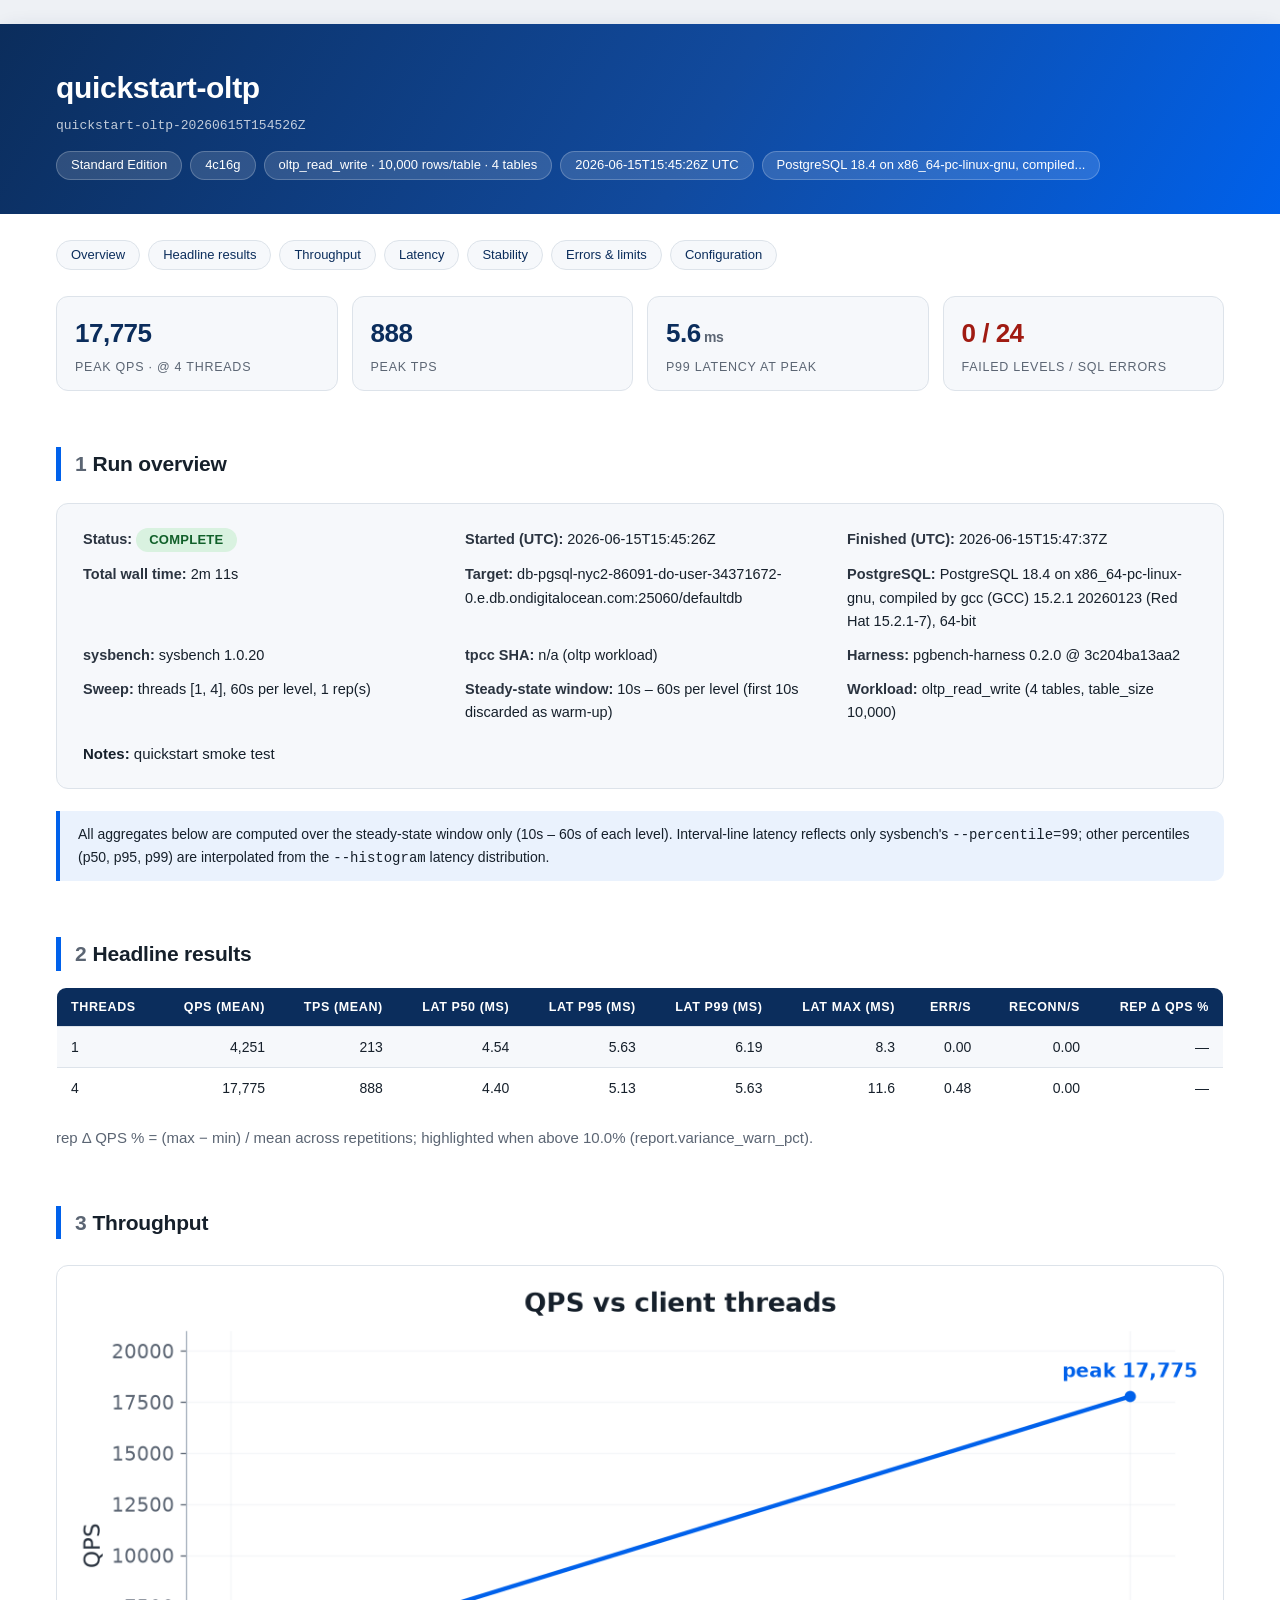
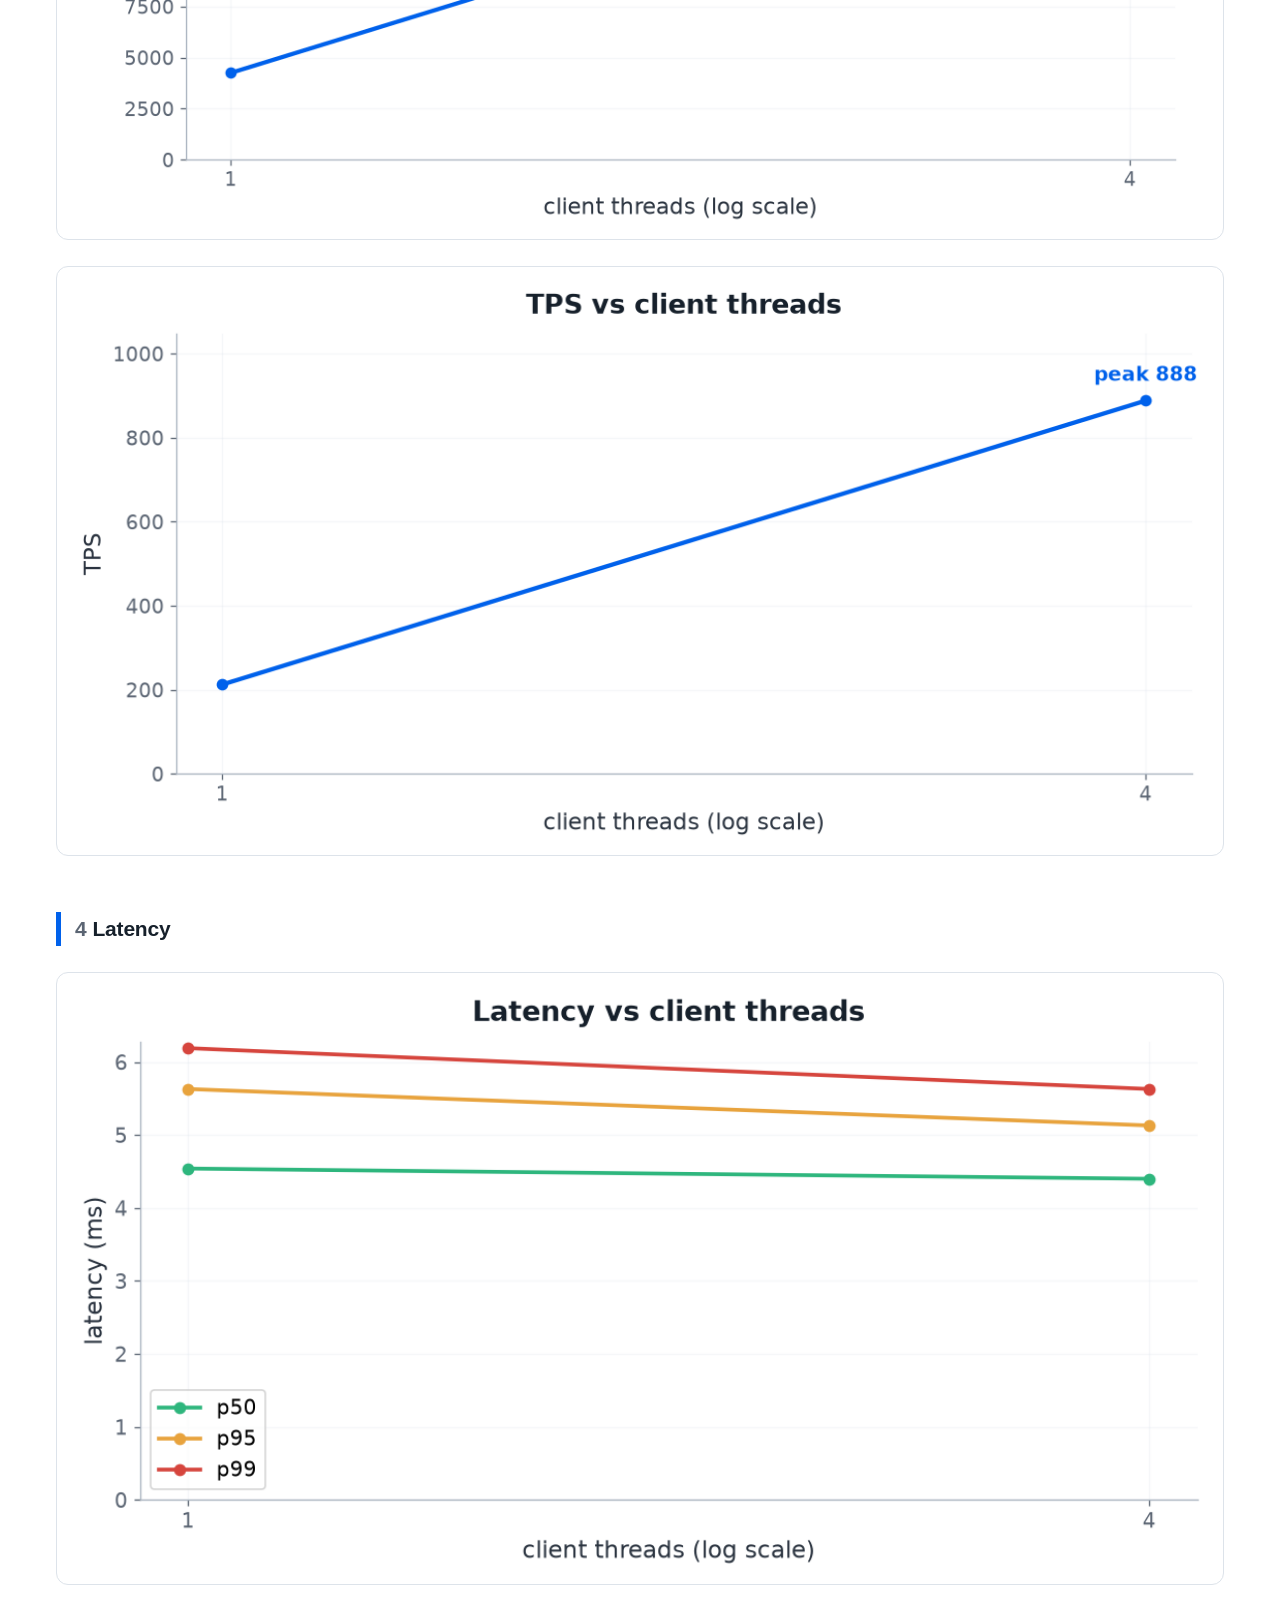
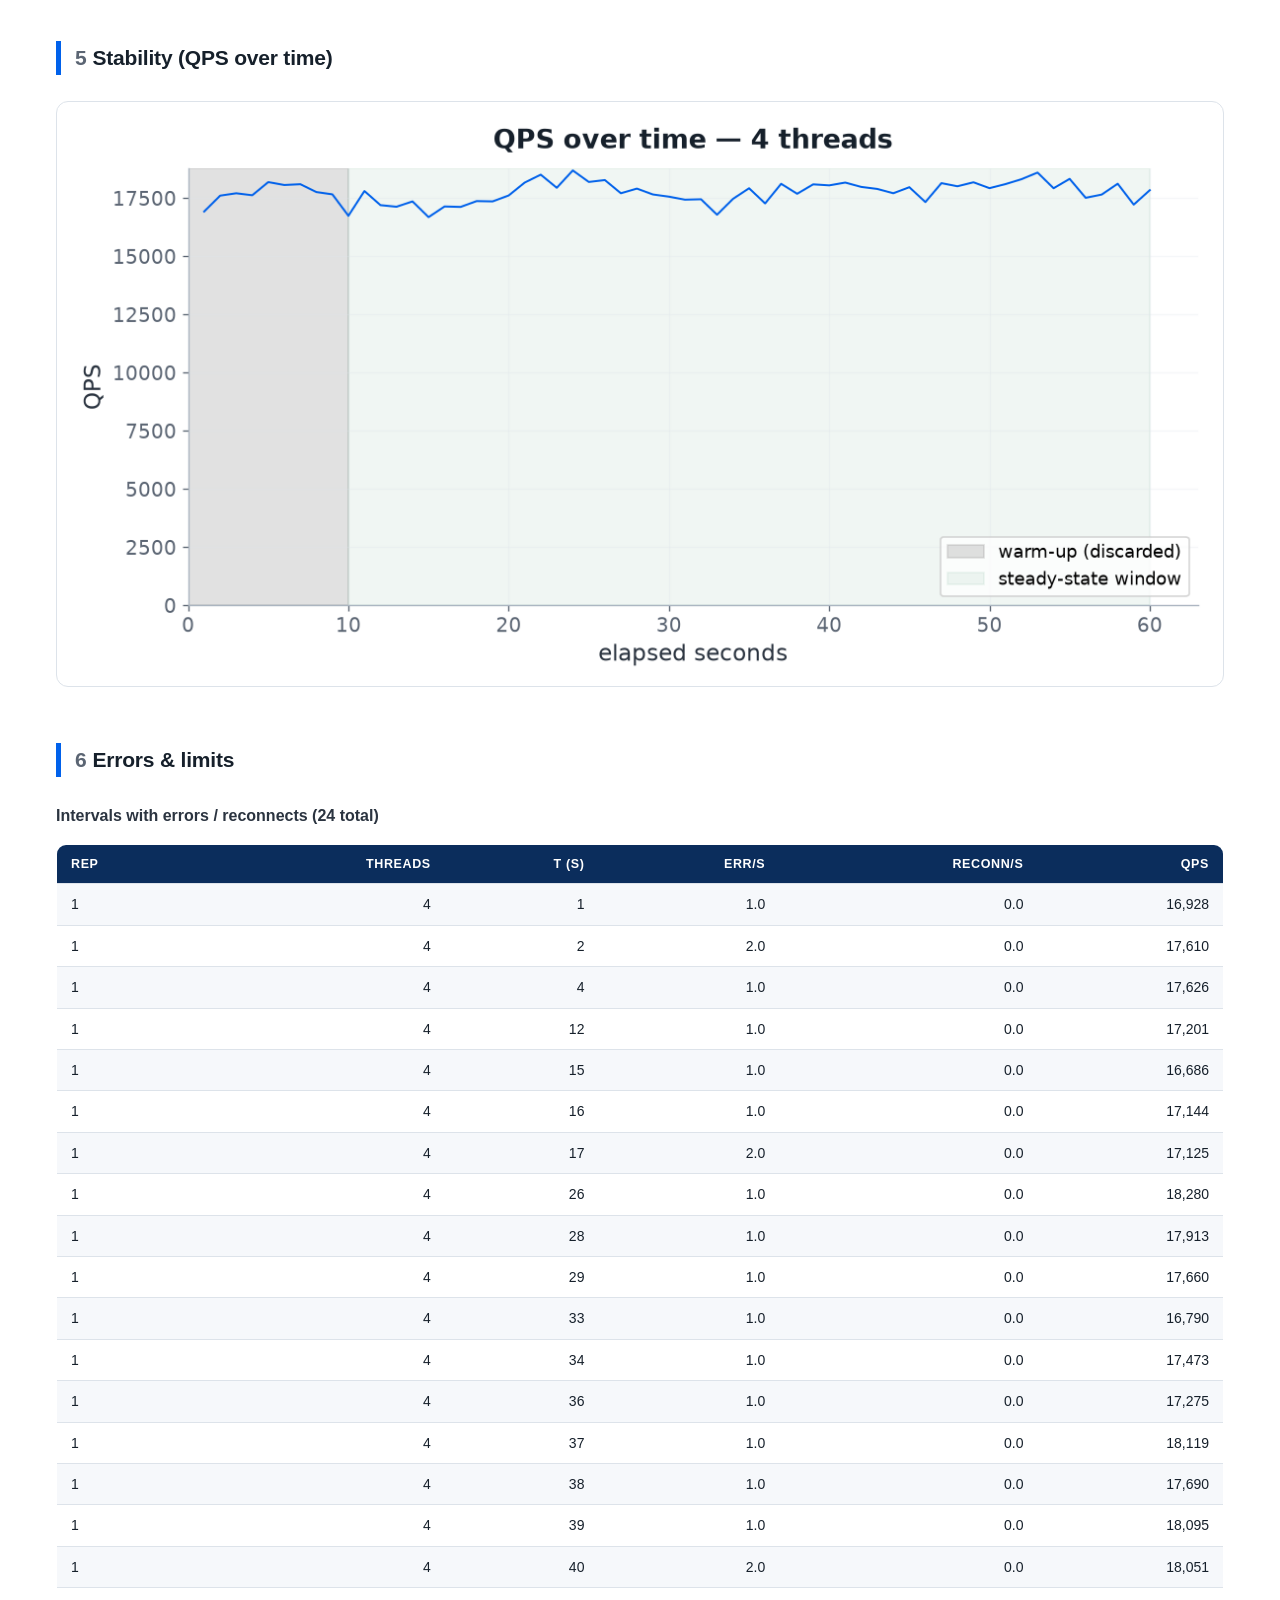
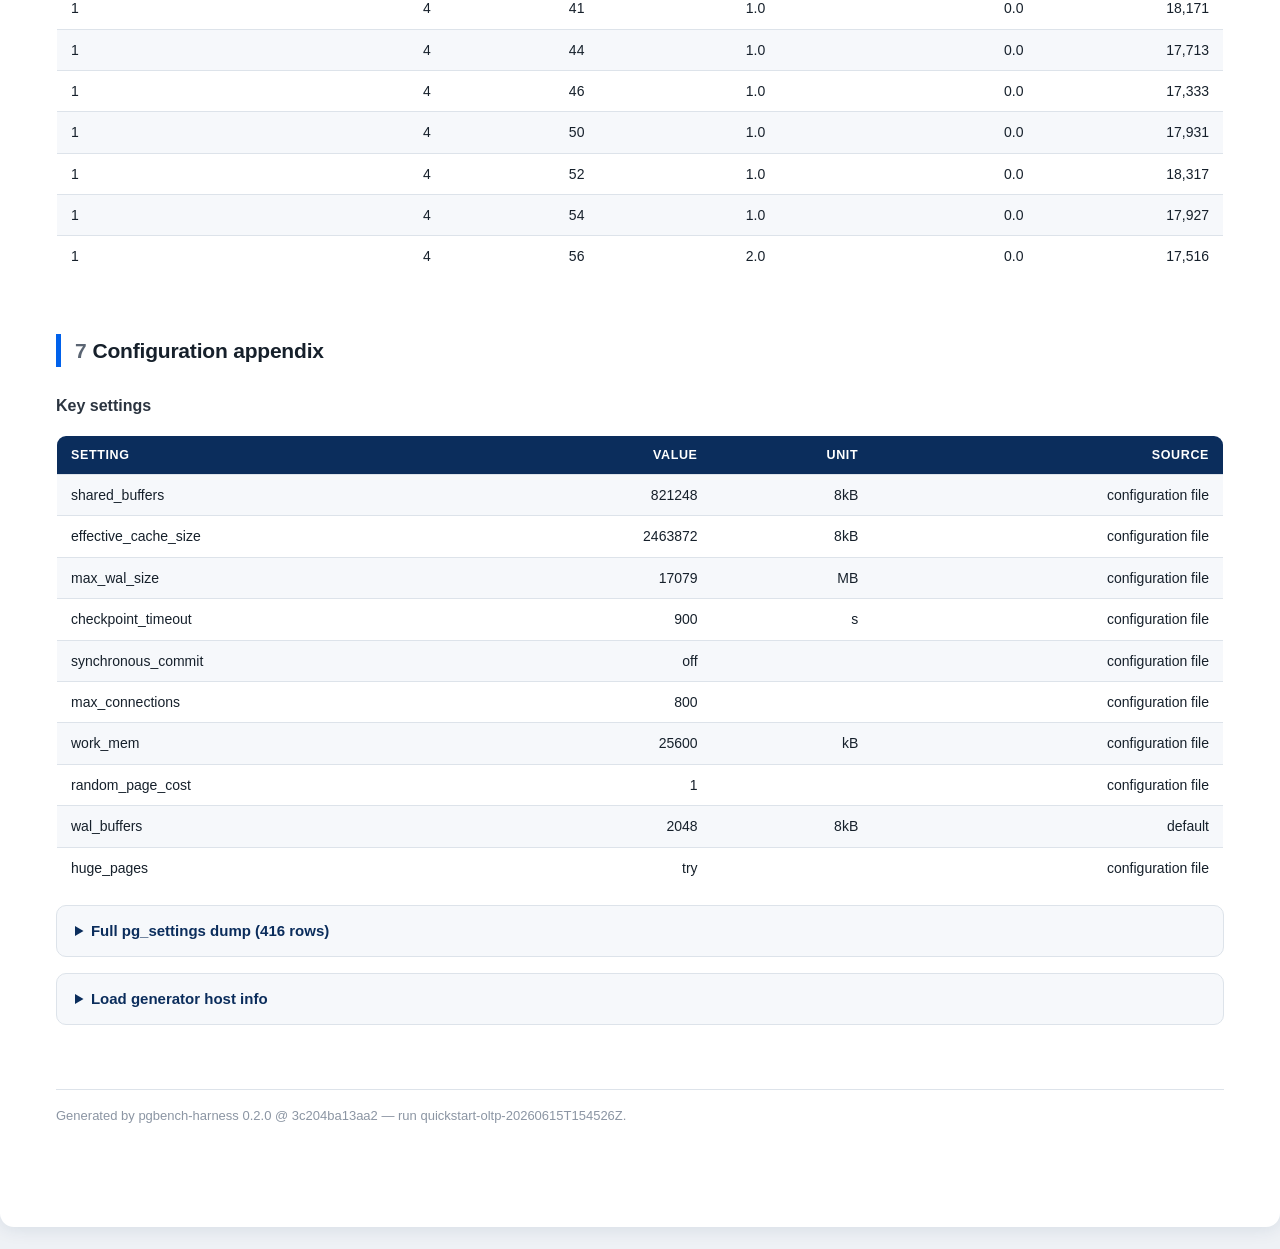
<file: reports/quickstart_report.html>
<!doctype html>
<html lang="en">
<head>
<meta charset="utf-8">
<title>quickstart-oltp — quickstart-oltp-20260615T154526Z</title>
<style>
:root {
  --brand: #0061eb; --brand-dark: #0b2d5c; --ink: #16202b; --muted: #5b6573;
  --line: #dde3ea; --bg-soft: #f6f8fb; --warn-bg: #fdf3d7; --fail-bg: #fdeae8;
  color-scheme: light;
}
* { box-sizing: border-box; }
html { background: #eef1f5; }
body {
  background: #ffffff; color: var(--ink);
  font-family: -apple-system, BlinkMacSystemFont, "Segoe UI", Roboto, "Helvetica Neue", Arial, sans-serif;
  font-size: 15px; line-height: 1.6;
  max-width: 1320px; margin: 24px auto; padding: 0 0 72px;
  border-radius: 14px; box-shadow: 0 2px 18px rgba(11, 45, 92, .10);
  overflow: hidden;
}
.banner {
  background: linear-gradient(120deg, var(--brand-dark) 0%, #114a9e 55%, var(--brand) 100%);
  color: #fff; padding: 40px 56px 34px;
}
.banner h1 { font-size: 30px; margin: 0 0 4px; letter-spacing: -.3px; }
.banner .runid { font-family: ui-monospace, "SF Mono", Menlo, Consolas, monospace;
  font-size: 13px; opacity: .75; }
.banner .crumbs { margin-top: 14px; display: flex; flex-wrap: wrap; gap: 8px; }
.crumb { background: rgba(255,255,255,.14); border: 1px solid rgba(255,255,255,.22);
  border-radius: 999px; padding: 3px 14px; font-size: 13px; }
main { padding: 0 56px; }
h2 { font-size: 21px; margin: 56px 0 14px; padding-left: 14px;
  border-left: 5px solid var(--brand); letter-spacing: -.2px; }
h2 .secno { color: var(--muted); font-weight: 600; margin-right: 6px; }
h3 { font-size: 16px; margin: 26px 0 10px; color: #2b3440; }
.subtle { color: var(--muted); }
.toc { display: flex; flex-wrap: wrap; gap: 8px; margin: 26px 0 6px; }
.toc a { text-decoration: none; color: var(--brand-dark); background: var(--bg-soft);
  border: 1px solid var(--line); border-radius: 999px; padding: 4px 14px; font-size: 13px; }
.toc a:hover { border-color: var(--brand); color: var(--brand); }
.kpis { display: grid; grid-template-columns: repeat(auto-fit, minmax(190px, 1fr));
  gap: 14px; margin: 26px 0 8px; }
.kpi { background: var(--bg-soft); border: 1px solid var(--line); border-radius: 12px;
  padding: 16px 18px 13px; }
.kpi .v { font-size: 26px; font-weight: 700; color: var(--brand-dark); letter-spacing: -.5px; }
.kpi .v small { font-size: 14px; font-weight: 600; color: var(--muted); }
.kpi .k { font-size: 12.5px; color: var(--muted); text-transform: uppercase;
  letter-spacing: .06em; margin-top: 2px; }
.kpi.bad .v { color: #a01b12; }
.card { border: 1px solid var(--line); border-radius: 12px; padding: 22px 26px;
  margin: 22px 0; background: #fff; }
.card.soft { background: var(--bg-soft); }
.meta-grid { display: grid; grid-template-columns: repeat(auto-fit, minmax(280px, 1fr));
  gap: 7px 32px; }
.meta-grid div { padding: 2px 0; font-size: 14.5px; }
.meta-grid b { color: #2b3440; font-weight: 600; }
.badge { display: inline-block; padding: 2px 13px; border-radius: 999px;
  font-weight: 700; font-size: 13px; letter-spacing: .02em; text-transform: uppercase; }
.badge.complete { background: #d9f2e0; color: #11602a; }
.badge.partial  { background: var(--warn-bg); color: #7a5000; }
.badge.failed, .badge.running { background: var(--fail-bg); color: #a01b12; }
table { border-collapse: collapse; width: 100%; margin: 16px 0; font-size: 14px;
  border: 1px solid var(--line); border-radius: 10px; overflow: hidden; }
th, td { border-bottom: 1px solid var(--line); padding: 9px 14px; text-align: right;
  font-variant-numeric: tabular-nums; }
th { background: var(--brand-dark); color: #fff; font-size: 12.5px; font-weight: 600;
  text-transform: uppercase; letter-spacing: .05em; }
th:first-child, td:first-child { text-align: left; }
tbody tr:nth-child(even) td { background: var(--bg-soft); }
tbody tr:hover td { background: #eaf1fb; }
td.warn { background: var(--warn-bg) !important; font-weight: 700; color: #7a5000; }
td.fail, tr.fail td { background: var(--fail-bg) !important; }
.chart { margin: 26px 0; border: 1px solid var(--line); border-radius: 12px;
  padding: 14px 14px 8px; background: #fff; }
.chart img { width: 100%; height: auto; display: block; }
pre { background: #0f1822; color: #dce6f2; border-radius: 10px;
  padding: 14px 18px; overflow-x: auto; font-size: 13px; line-height: 1.5; }
.note { background: #eaf2fd; border-left: 4px solid var(--brand);
  padding: 12px 18px; border-radius: 0 10px 10px 0; margin: 16px 0; font-size: 14px; }
.warnbox { background: var(--warn-bg); border-left: 4px solid #d99a1b;
  padding: 12px 18px; border-radius: 0 10px 10px 0; margin: 16px 0; font-size: 14px; }
details { margin: 16px 0; border: 1px solid var(--line); border-radius: 10px;
  padding: 4px 18px; background: var(--bg-soft); }
details summary { cursor: pointer; font-weight: 600; padding: 9px 0; color: var(--brand-dark); }
details[open] summary { border-bottom: 1px solid var(--line); margin-bottom: 8px; }
footer { margin: 64px 56px 28px; color: #8b95a3; font-size: 13px;
  border-top: 1px solid var(--line); padding-top: 16px; }
@media print { html { background: #fff; } body { box-shadow: none; margin: 0; } }</style>
</head>
<body>


<div class="banner">
  <h1>quickstart-oltp</h1>
  <div class="runid">quickstart-oltp-20260615T154526Z</div>
  <div class="crumbs">
    <span class="crumb">Standard Edition</span>
    <span class="crumb">4c16g</span>
    <span class="crumb">oltp_read_write · 10,000 rows/table · 4 tables</span>
    <span class="crumb">2026-06-15T15:45:26Z UTC</span>
    <span class="crumb">PostgreSQL 18.4 on x86_64-pc-linux-gnu, compiled...</span>
  </div>
</div>

<main>
<div class="toc">
  <a href="#overview">Overview</a><a href="#headline">Headline results</a>
  <a href="#throughput">Throughput</a><a href="#latency">Latency</a>
  <a href="#stability">Stability</a><a href="#errors">Errors &amp; limits</a>
  <a href="#config">Configuration</a>
</div>


<div class="kpis">
  <div class="kpi"><div class="v">17,775</div>
    <div class="k">Peak QPS · @ 4 threads</div></div>
  <div class="kpi"><div class="v">888</div>
    <div class="k">Peak TPS</div></div>
  <div class="kpi"><div class="v">5.6<small> ms</small></div>
    <div class="k">p99 latency at peak</div></div>
  <div class="kpi bad">
    <div class="v">0 / 24</div>
    <div class="k">Failed levels / SQL errors</div></div>
</div>


<h2 id="overview"><span class="secno">1</span>Run overview</h2>
<div class="card soft">
  <div class="meta-grid">
    <div><b>Status:</b> <span class="badge complete">complete</span></div>
    <div><b>Started (UTC):</b> 2026-06-15T15:45:26Z</div>
    <div><b>Finished (UTC):</b> 2026-06-15T15:47:37Z</div>
    <div><b>Total wall time:</b> 2m 11s</div>
    <div><b>Target:</b> db-pgsql-nyc2-86091-do-user-34371672-0.e.db.ondigitalocean.com:25060/defaultdb</div>
    <div><b>PostgreSQL:</b> PostgreSQL 18.4 on x86_64-pc-linux-gnu, compiled by gcc (GCC) 15.2.1 20260123 (Red Hat 15.2.1-7), 64-bit</div>
    <div><b>sysbench:</b> sysbench 1.0.20</div>
    <div><b>tpcc SHA:</b> n/a (oltp workload)</div>
    <div><b>Harness:</b> pgbench-harness 0.2.0 @ 3c204ba13aa2</div>
    <div><b>Sweep:</b> threads [1, 4], 60s per level, 1 rep(s)</div>
    <div><b>Steady-state window:</b> 10s – 60s per level (first 10s discarded as warm-up)</div>
    <div><b>Workload:</b> oltp_read_write
      (4 tables,
      table_size 10,000)</div>
  </div>
  <p style="margin-bottom:0"><b>Notes:</b> quickstart smoke test</p>
</div>





<div class="note">
  All aggregates below are computed over the steady-state window only (10s – 60s of each level).
  Interval-line latency reflects only sysbench's <code>--percentile=99</code>; other percentiles
  (p50, p95, p99) are interpolated from the <code>--histogram</code> latency distribution.
</div>


<h2 id="headline"><span class="secno">2</span>Headline results</h2>
<table>
  <tr>
    <th>Threads</th><th>QPS (mean)</th><th>TPS (mean)</th>
    <th>lat p50 (ms)</th><th>lat p95 (ms)</th><th>lat p99 (ms)</th>
    <th>lat max (ms)</th><th>err/s</th><th>reconn/s</th><th>rep Δ QPS %</th>
  </tr>
  
  
  <tr>
    <td>1</td>
    <td>4,251</td>
    <td>213</td>
    <td>4.54</td><td>5.63</td><td>6.19</td>
    <td>8.3</td>
    <td>0.00</td>
    <td>0.00</td>
    <td >
      —</td>
  </tr>
  
  
  
  <tr>
    <td>4</td>
    <td>17,775</td>
    <td>888</td>
    <td>4.40</td><td>5.13</td><td>5.63</td>
    <td>11.6</td>
    <td>0.48</td>
    <td>0.00</td>
    <td >
      —</td>
  </tr>
  
  
</table>
<p class="subtle">rep Δ QPS % = (max − min) / mean across repetitions; highlighted when above
10.0% (report.variance_warn_pct).</p>


<h2 id="throughput"><span class="secno">3</span>Throughput</h2>
<div class="chart"><img alt="QPS vs threads" src="[data-uri]"></div>
<div class="chart"><img alt="TPS vs threads" src="[data-uri]"></div>


<h2 id="latency"><span class="secno">4</span>Latency</h2>
<div class="chart"><img alt="Latency percentiles vs threads" src="[data-uri]"></div>


<h2 id="stability"><span class="secno">5</span>Stability (QPS over time)</h2>

  
    <div class="chart"><img alt="QPS over time at 4 threads" src="[data-uri]"></div>
    
  



<h2 id="errors"><span class="secno">6</span>Errors &amp; limits</h2>


<h3>Intervals with errors / reconnects (24 total)</h3>
<table>
  <tr><th>Rep</th><th>Threads</th><th>t (s)</th><th>err/s</th><th>reconn/s</th><th>QPS</th></tr>
  
  <tr><td>1</td><td>4</td><td>1</td>
      <td>1.0</td><td>0.0</td><td>16,928</td></tr>
  
  <tr><td>1</td><td>4</td><td>2</td>
      <td>2.0</td><td>0.0</td><td>17,610</td></tr>
  
  <tr><td>1</td><td>4</td><td>4</td>
      <td>1.0</td><td>0.0</td><td>17,626</td></tr>
  
  <tr><td>1</td><td>4</td><td>12</td>
      <td>1.0</td><td>0.0</td><td>17,201</td></tr>
  
  <tr><td>1</td><td>4</td><td>15</td>
      <td>1.0</td><td>0.0</td><td>16,686</td></tr>
  
  <tr><td>1</td><td>4</td><td>16</td>
      <td>1.0</td><td>0.0</td><td>17,144</td></tr>
  
  <tr><td>1</td><td>4</td><td>17</td>
      <td>2.0</td><td>0.0</td><td>17,125</td></tr>
  
  <tr><td>1</td><td>4</td><td>26</td>
      <td>1.0</td><td>0.0</td><td>18,280</td></tr>
  
  <tr><td>1</td><td>4</td><td>28</td>
      <td>1.0</td><td>0.0</td><td>17,913</td></tr>
  
  <tr><td>1</td><td>4</td><td>29</td>
      <td>1.0</td><td>0.0</td><td>17,660</td></tr>
  
  <tr><td>1</td><td>4</td><td>33</td>
      <td>1.0</td><td>0.0</td><td>16,790</td></tr>
  
  <tr><td>1</td><td>4</td><td>34</td>
      <td>1.0</td><td>0.0</td><td>17,473</td></tr>
  
  <tr><td>1</td><td>4</td><td>36</td>
      <td>1.0</td><td>0.0</td><td>17,275</td></tr>
  
  <tr><td>1</td><td>4</td><td>37</td>
      <td>1.0</td><td>0.0</td><td>18,119</td></tr>
  
  <tr><td>1</td><td>4</td><td>38</td>
      <td>1.0</td><td>0.0</td><td>17,690</td></tr>
  
  <tr><td>1</td><td>4</td><td>39</td>
      <td>1.0</td><td>0.0</td><td>18,095</td></tr>
  
  <tr><td>1</td><td>4</td><td>40</td>
      <td>2.0</td><td>0.0</td><td>18,051</td></tr>
  
  <tr><td>1</td><td>4</td><td>41</td>
      <td>1.0</td><td>0.0</td><td>18,171</td></tr>
  
  <tr><td>1</td><td>4</td><td>44</td>
      <td>1.0</td><td>0.0</td><td>17,713</td></tr>
  
  <tr><td>1</td><td>4</td><td>46</td>
      <td>1.0</td><td>0.0</td><td>17,333</td></tr>
  
  <tr><td>1</td><td>4</td><td>50</td>
      <td>1.0</td><td>0.0</td><td>17,931</td></tr>
  
  <tr><td>1</td><td>4</td><td>52</td>
      <td>1.0</td><td>0.0</td><td>18,317</td></tr>
  
  <tr><td>1</td><td>4</td><td>54</td>
      <td>1.0</td><td>0.0</td><td>17,927</td></tr>
  
  <tr><td>1</td><td>4</td><td>56</td>
      <td>2.0</td><td>0.0</td><td>17,516</td></tr>
  
</table>




<h2 id="config"><span class="secno">7</span>Configuration appendix</h2>
<h3>Key settings</h3>
<table>
  <tr><th>Setting</th><th>Value</th><th>Unit</th><th>Source</th></tr>
  
  <tr><td>shared_buffers</td><td>821248</td><td>8kB</td><td>configuration file</td></tr>
  
  <tr><td>effective_cache_size</td><td>2463872</td><td>8kB</td><td>configuration file</td></tr>
  
  <tr><td>max_wal_size</td><td>17079</td><td>MB</td><td>configuration file</td></tr>
  
  <tr><td>checkpoint_timeout</td><td>900</td><td>s</td><td>configuration file</td></tr>
  
  <tr><td>synchronous_commit</td><td>off</td><td></td><td>configuration file</td></tr>
  
  <tr><td>max_connections</td><td>800</td><td></td><td>configuration file</td></tr>
  
  <tr><td>work_mem</td><td>25600</td><td>kB</td><td>configuration file</td></tr>
  
  <tr><td>random_page_cost</td><td>1</td><td></td><td>configuration file</td></tr>
  
  <tr><td>wal_buffers</td><td>2048</td><td>8kB</td><td>default</td></tr>
  
  <tr><td>huge_pages</td><td>try</td><td></td><td>configuration file</td></tr>
  
</table>

<details>
  <summary>Full pg_settings dump (416 rows)</summary>
  <table>
    <tr><th>Setting</th><th>Value</th><th>Unit</th><th>Source</th></tr>
    
    <tr><td>allow_alter_system</td><td>on</td><td></td><td>default</td></tr>
    
    <tr><td>allow_in_place_tablespaces</td><td>off</td><td></td><td>default</td></tr>
    
    <tr><td>allow_system_table_mods</td><td>off</td><td></td><td>default</td></tr>
    
    <tr><td>anon.maskschema</td><td>mask</td><td></td><td>default</td></tr>
    
    <tr><td>anon.privacy_by_default</td><td>off</td><td></td><td>default</td></tr>
    
    <tr><td>anon.replica_masking</td><td>off</td><td></td><td>default</td></tr>
    
    <tr><td>anon.shift</td><td>0</td><td></td><td>default</td></tr>
    
    <tr><td>anon.sourceschema</td><td>public</td><td></td><td>default</td></tr>
    
    <tr><td>anon.static_masking</td><td>on</td><td></td><td>default</td></tr>
    
    <tr><td>anon.strict_mode</td><td>on</td><td></td><td>default</td></tr>
    
    <tr><td>anon.transparent_dynamic_masking</td><td>off</td><td></td><td>default</td></tr>
    
    <tr><td>application_name</td><td>psql</td><td></td><td>client</td></tr>
    
    <tr><td>archive_cleanup_command</td><td></td><td></td><td>default</td></tr>
    
    <tr><td>archive_command</td><td>(disabled)</td><td></td><td>default</td></tr>
    
    <tr><td>archive_library</td><td></td><td></td><td>default</td></tr>
    
    <tr><td>archive_mode</td><td>off</td><td></td><td>default</td></tr>
    
    <tr><td>archive_timeout</td><td>300</td><td>s</td><td>configuration file</td></tr>
    
    <tr><td>array_nulls</td><td>on</td><td></td><td>default</td></tr>
    
    <tr><td>authentication_timeout</td><td>60</td><td>s</td><td>default</td></tr>
    
    <tr><td>autovacuum</td><td>on</td><td></td><td>default</td></tr>
    
    <tr><td>autovacuum_analyze_scale_factor</td><td>0.1</td><td></td><td>default</td></tr>
    
    <tr><td>autovacuum_analyze_threshold</td><td>50</td><td></td><td>default</td></tr>
    
    <tr><td>autovacuum_freeze_max_age</td><td>500000000</td><td></td><td>configuration file</td></tr>
    
    <tr><td>autovacuum_max_workers</td><td>3</td><td></td><td>default</td></tr>
    
    <tr><td>autovacuum_multixact_freeze_max_age</td><td>400000000</td><td></td><td>default</td></tr>
    
    <tr><td>autovacuum_naptime</td><td>60</td><td>s</td><td>default</td></tr>
    
    <tr><td>autovacuum_vacuum_cost_delay</td><td>2</td><td>ms</td><td>default</td></tr>
    
    <tr><td>autovacuum_vacuum_cost_limit</td><td>-1</td><td></td><td>default</td></tr>
    
    <tr><td>autovacuum_vacuum_insert_scale_factor</td><td>0.2</td><td></td><td>default</td></tr>
    
    <tr><td>autovacuum_vacuum_insert_threshold</td><td>1000</td><td></td><td>default</td></tr>
    
    <tr><td>autovacuum_vacuum_max_threshold</td><td>100000000</td><td></td><td>default</td></tr>
    
    <tr><td>autovacuum_vacuum_scale_factor</td><td>0.2</td><td></td><td>default</td></tr>
    
    <tr><td>autovacuum_vacuum_threshold</td><td>50</td><td></td><td>default</td></tr>
    
    <tr><td>autovacuum_worker_slots</td><td>16</td><td></td><td>default</td></tr>
    
    <tr><td>autovacuum_work_mem</td><td>-1</td><td>kB</td><td>default</td></tr>
    
    <tr><td>avn_wal_sender_stop_timeout</td><td>5000</td><td>ms</td><td>configuration file</td></tr>
    
    <tr><td>backend_flush_after</td><td>0</td><td>8kB</td><td>default</td></tr>
    
    <tr><td>backslash_quote</td><td>safe_encoding</td><td></td><td>default</td></tr>
    
    <tr><td>backtrace_functions</td><td></td><td></td><td>default</td></tr>
    
    <tr><td>bgwriter_delay</td><td>200</td><td>ms</td><td>default</td></tr>
    
    <tr><td>bgwriter_flush_after</td><td>64</td><td>8kB</td><td>default</td></tr>
    
    <tr><td>bgwriter_lru_maxpages</td><td>100</td><td></td><td>default</td></tr>
    
    <tr><td>bgwriter_lru_multiplier</td><td>2</td><td></td><td>default</td></tr>
    
    <tr><td>block_size</td><td>8192</td><td></td><td>default</td></tr>
    
    <tr><td>bonjour</td><td>off</td><td></td><td>default</td></tr>
    
    <tr><td>bonjour_name</td><td></td><td></td><td>default</td></tr>
    
    <tr><td>bytea_output</td><td>hex</td><td></td><td>default</td></tr>
    
    <tr><td>check_function_bodies</td><td>on</td><td></td><td>default</td></tr>
    
    <tr><td>checkpoint_completion_target</td><td>0.9</td><td></td><td>configuration file</td></tr>
    
    <tr><td>checkpoint_flush_after</td><td>32</td><td>8kB</td><td>default</td></tr>
    
    <tr><td>checkpoint_timeout</td><td>900</td><td>s</td><td>configuration file</td></tr>
    
    <tr><td>checkpoint_warning</td><td>30</td><td>s</td><td>default</td></tr>
    
    <tr><td>client_connection_check_interval</td><td>0</td><td>ms</td><td>default</td></tr>
    
    <tr><td>client_encoding</td><td>UTF8</td><td></td><td>default</td></tr>
    
    <tr><td>client_min_messages</td><td>notice</td><td></td><td>default</td></tr>
    
    <tr><td>cluster_name</td><td></td><td></td><td>default</td></tr>
    
    <tr><td>commit_delay</td><td>0</td><td></td><td>default</td></tr>
    
    <tr><td>commit_siblings</td><td>5</td><td></td><td>default</td></tr>
    
    <tr><td>commit_timestamp_buffers</td><td>1024</td><td>8kB</td><td>default</td></tr>
    
    <tr><td>compute_query_id</td><td>auto</td><td></td><td>default</td></tr>
    
    <tr><td>constraint_exclusion</td><td>partition</td><td></td><td>default</td></tr>
    
    <tr><td>cpu_index_tuple_cost</td><td>0.005</td><td></td><td>default</td></tr>
    
    <tr><td>cpu_operator_cost</td><td>0.0025</td><td></td><td>default</td></tr>
    
    <tr><td>cpu_tuple_cost</td><td>0.01</td><td></td><td>default</td></tr>
    
    <tr><td>createrole_self_grant</td><td>inherit,set</td><td></td><td>configuration file</td></tr>
    
    <tr><td>cursor_tuple_fraction</td><td>0.1</td><td></td><td>default</td></tr>
    
    <tr><td>data_checksums</td><td>on</td><td></td><td>default</td></tr>
    
    <tr><td>data_directory_mode</td><td>0700</td><td></td><td>default</td></tr>
    
    <tr><td>data_sync_retry</td><td>off</td><td></td><td>default</td></tr>
    
    <tr><td>DateStyle</td><td>ISO, MDY</td><td></td><td>default</td></tr>
    
    <tr><td>deadlock_timeout</td><td>1000</td><td>ms</td><td>default</td></tr>
    
    <tr><td>debug_assertions</td><td>off</td><td></td><td>default</td></tr>
    
    <tr><td>debug_discard_caches</td><td>0</td><td></td><td>default</td></tr>
    
    <tr><td>debug_io_direct</td><td></td><td></td><td>default</td></tr>
    
    <tr><td>debug_logical_replication_streaming</td><td>buffered</td><td></td><td>default</td></tr>
    
    <tr><td>debug_parallel_query</td><td>off</td><td></td><td>default</td></tr>
    
    <tr><td>debug_pretty_print</td><td>on</td><td></td><td>default</td></tr>
    
    <tr><td>debug_print_parse</td><td>off</td><td></td><td>default</td></tr>
    
    <tr><td>debug_print_plan</td><td>off</td><td></td><td>default</td></tr>
    
    <tr><td>debug_print_rewritten</td><td>off</td><td></td><td>default</td></tr>
    
    <tr><td>default_statistics_target</td><td>100</td><td></td><td>default</td></tr>
    
    <tr><td>default_table_access_method</td><td>heap</td><td></td><td>default</td></tr>
    
    <tr><td>default_tablespace</td><td></td><td></td><td>default</td></tr>
    
    <tr><td>default_text_search_config</td><td>pg_catalog.simple</td><td></td><td>default</td></tr>
    
    <tr><td>default_toast_compression</td><td>lz4</td><td></td><td>configuration file</td></tr>
    
    <tr><td>default_transaction_deferrable</td><td>off</td><td></td><td>default</td></tr>
    
    <tr><td>default_transaction_isolation</td><td>read committed</td><td></td><td>default</td></tr>
    
    <tr><td>default_transaction_read_only</td><td>off</td><td></td><td>configuration file</td></tr>
    
    <tr><td>dynamic_shared_memory_type</td><td>posix</td><td></td><td>default</td></tr>
    
    <tr><td>effective_cache_size</td><td>2463872</td><td>8kB</td><td>configuration file</td></tr>
    
    <tr><td>effective_io_concurrency</td><td>139</td><td></td><td>configuration file</td></tr>
    
    <tr><td>enable_async_append</td><td>on</td><td></td><td>default</td></tr>
    
    <tr><td>enable_bitmapscan</td><td>on</td><td></td><td>default</td></tr>
    
    <tr><td>enable_distinct_reordering</td><td>on</td><td></td><td>default</td></tr>
    
    <tr><td>enable_gathermerge</td><td>on</td><td></td><td>default</td></tr>
    
    <tr><td>enable_group_by_reordering</td><td>on</td><td></td><td>default</td></tr>
    
    <tr><td>enable_hashagg</td><td>on</td><td></td><td>default</td></tr>
    
    <tr><td>enable_hashjoin</td><td>on</td><td></td><td>default</td></tr>
    
    <tr><td>enable_incremental_sort</td><td>on</td><td></td><td>default</td></tr>
    
    <tr><td>enable_indexonlyscan</td><td>on</td><td></td><td>default</td></tr>
    
    <tr><td>enable_indexscan</td><td>on</td><td></td><td>default</td></tr>
    
    <tr><td>enable_material</td><td>on</td><td></td><td>default</td></tr>
    
    <tr><td>enable_memoize</td><td>on</td><td></td><td>default</td></tr>
    
    <tr><td>enable_mergejoin</td><td>on</td><td></td><td>default</td></tr>
    
    <tr><td>enable_nestloop</td><td>on</td><td></td><td>default</td></tr>
    
    <tr><td>enable_parallel_append</td><td>on</td><td></td><td>default</td></tr>
    
    <tr><td>enable_parallel_hash</td><td>on</td><td></td><td>default</td></tr>
    
    <tr><td>enable_partition_pruning</td><td>on</td><td></td><td>default</td></tr>
    
    <tr><td>enable_partitionwise_aggregate</td><td>off</td><td></td><td>default</td></tr>
    
    <tr><td>enable_partitionwise_join</td><td>off</td><td></td><td>default</td></tr>
    
    <tr><td>enable_presorted_aggregate</td><td>on</td><td></td><td>default</td></tr>
    
    <tr><td>enable_self_join_elimination</td><td>on</td><td></td><td>default</td></tr>
    
    <tr><td>enable_seqscan</td><td>on</td><td></td><td>default</td></tr>
    
    <tr><td>enable_sort</td><td>on</td><td></td><td>default</td></tr>
    
    <tr><td>enable_tidscan</td><td>on</td><td></td><td>default</td></tr>
    
    <tr><td>escape_string_warning</td><td>on</td><td></td><td>default</td></tr>
    
    <tr><td>event_source</td><td>PostgreSQL</td><td></td><td>default</td></tr>
    
    <tr><td>event_triggers</td><td>on</td><td></td><td>default</td></tr>
    
    <tr><td>exit_on_error</td><td>off</td><td></td><td>default</td></tr>
    
    <tr><td>extra_float_digits</td><td>1</td><td></td><td>default</td></tr>
    
    <tr><td>extwlist.custom_path</td><td>/var/lib/pgsql-extwlist-custom</td><td></td><td>configuration file</td></tr>
    
    <tr><td>extwlist.extensions</td><td>aiven_extras,amcheck,autoinc,bloom,dblink,dict_xsyn,earthdistance,file_fdw,hstore_plperl,insert_username,intagg,moddatetime,pageinspect,pg_buffercache,pg_cron,pg_freespacemap,pg_logicalinspect,pg_prewarm,pg_repack,pg_stat_monitor,pg_stat_statements,pg_surgery,pg_visibility,pg_walinspect,pgaudit,pgrowlocks,pgstattuple,postgres_fdw,refint,sslinfo,timescaledb,unit,vector,vectorscale,xml2</td><td></td><td>configuration file</td></tr>
    
    <tr><td>file_copy_method</td><td>copy</td><td></td><td>default</td></tr>
    
    <tr><td>file_extend_method</td><td>posix_fallocate</td><td></td><td>default</td></tr>
    
    <tr><td>from_collapse_limit</td><td>8</td><td></td><td>default</td></tr>
    
    <tr><td>fsync</td><td>on</td><td></td><td>configuration file</td></tr>
    
    <tr><td>full_page_writes</td><td>on</td><td></td><td>configuration file</td></tr>
    
    <tr><td>geqo</td><td>on</td><td></td><td>default</td></tr>
    
    <tr><td>geqo_effort</td><td>5</td><td></td><td>default</td></tr>
    
    <tr><td>geqo_generations</td><td>0</td><td></td><td>default</td></tr>
    
    <tr><td>geqo_pool_size</td><td>0</td><td></td><td>default</td></tr>
    
    <tr><td>geqo_seed</td><td>0</td><td></td><td>default</td></tr>
    
    <tr><td>geqo_selection_bias</td><td>2</td><td></td><td>default</td></tr>
    
    <tr><td>geqo_threshold</td><td>12</td><td></td><td>default</td></tr>
    
    <tr><td>gin_fuzzy_search_limit</td><td>0</td><td></td><td>default</td></tr>
    
    <tr><td>gin_pending_list_limit</td><td>4096</td><td>kB</td><td>default</td></tr>
    
    <tr><td>gss_accept_delegation</td><td>off</td><td></td><td>default</td></tr>
    
    <tr><td>hash_mem_multiplier</td><td>2</td><td></td><td>default</td></tr>
    
    <tr><td>hot_standby</td><td>on</td><td></td><td>configuration file</td></tr>
    
    <tr><td>hot_standby_feedback</td><td>on</td><td></td><td>configuration file</td></tr>
    
    <tr><td>huge_pages</td><td>try</td><td></td><td>configuration file</td></tr>
    
    <tr><td>huge_page_size</td><td>0</td><td>kB</td><td>default</td></tr>
    
    <tr><td>huge_pages_status</td><td>on</td><td></td><td>default</td></tr>
    
    <tr><td>icu_validation_level</td><td>warning</td><td></td><td>default</td></tr>
    
    <tr><td>idle_in_transaction_session_timeout</td><td>86400000</td><td>ms</td><td>configuration file</td></tr>
    
    <tr><td>idle_replication_slot_timeout</td><td>0</td><td>s</td><td>default</td></tr>
    
    <tr><td>idle_session_timeout</td><td>0</td><td>ms</td><td>default</td></tr>
    
    <tr><td>ignore_checksum_failure</td><td>off</td><td></td><td>default</td></tr>
    
    <tr><td>ignore_invalid_pages</td><td>off</td><td></td><td>default</td></tr>
    
    <tr><td>ignore_system_indexes</td><td>off</td><td></td><td>default</td></tr>
    
    <tr><td>in_hot_standby</td><td>off</td><td></td><td>default</td></tr>
    
    <tr><td>integer_datetimes</td><td>on</td><td></td><td>default</td></tr>
    
    <tr><td>IntervalStyle</td><td>postgres</td><td></td><td>default</td></tr>
    
    <tr><td>io_combine_limit</td><td>16</td><td>8kB</td><td>configuration file</td></tr>
    
    <tr><td>io_max_combine_limit</td><td>16</td><td>8kB</td><td>configuration file</td></tr>
    
    <tr><td>io_max_concurrency</td><td>64</td><td></td><td>override</td></tr>
    
    <tr><td>io_method</td><td>worker</td><td></td><td>configuration file</td></tr>
    
    <tr><td>io_workers</td><td>3</td><td></td><td>configuration file</td></tr>
    
    <tr><td>jit</td><td>on</td><td></td><td>configuration file</td></tr>
    
    <tr><td>jit_above_cost</td><td>100000</td><td></td><td>default</td></tr>
    
    <tr><td>jit_debugging_support</td><td>off</td><td></td><td>default</td></tr>
    
    <tr><td>jit_dump_bitcode</td><td>off</td><td></td><td>default</td></tr>
    
    <tr><td>jit_expressions</td><td>on</td><td></td><td>default</td></tr>
    
    <tr><td>jit_inline_above_cost</td><td>500000</td><td></td><td>default</td></tr>
    
    <tr><td>jit_optimize_above_cost</td><td>500000</td><td></td><td>default</td></tr>
    
    <tr><td>jit_profiling_support</td><td>off</td><td></td><td>default</td></tr>
    
    <tr><td>jit_tuple_deforming</td><td>on</td><td></td><td>default</td></tr>
    
    <tr><td>join_collapse_limit</td><td>8</td><td></td><td>default</td></tr>
    
    <tr><td>krb_caseins_users</td><td>off</td><td></td><td>default</td></tr>
    
    <tr><td>lc_messages</td><td></td><td></td><td>default</td></tr>
    
    <tr><td>lc_monetary</td><td>C</td><td></td><td>default</td></tr>
    
    <tr><td>lc_numeric</td><td>C</td><td></td><td>default</td></tr>
    
    <tr><td>lc_time</td><td>C</td><td></td><td>default</td></tr>
    
    <tr><td>listen_addresses</td><td>*</td><td></td><td>configuration file</td></tr>
    
    <tr><td>local_preload_libraries</td><td></td><td></td><td>default</td></tr>
    
    <tr><td>lock_timeout</td><td>0</td><td>ms</td><td>default</td></tr>
    
    <tr><td>lo_compat_privileges</td><td>off</td><td></td><td>default</td></tr>
    
    <tr><td>log_autovacuum_min_duration</td><td>1000</td><td>ms</td><td>configuration file</td></tr>
    
    <tr><td>log_checkpoints</td><td>on</td><td></td><td>configuration file</td></tr>
    
    <tr><td>log_connections</td><td>True</td><td></td><td>configuration file</td></tr>
    
    <tr><td>log_destination</td><td>syslog</td><td></td><td>configuration file</td></tr>
    
    <tr><td>log_disconnections</td><td>on</td><td></td><td>configuration file</td></tr>
    
    <tr><td>log_duration</td><td>off</td><td></td><td>default</td></tr>
    
    <tr><td>log_error_verbosity</td><td>default</td><td></td><td>default</td></tr>
    
    <tr><td>log_executor_stats</td><td>off</td><td></td><td>default</td></tr>
    
    <tr><td>log_file_mode</td><td>0600</td><td></td><td>default</td></tr>
    
    <tr><td>logging_collector</td><td>off</td><td></td><td>default</td></tr>
    
    <tr><td>log_hostname</td><td>off</td><td></td><td>default</td></tr>
    
    <tr><td>logical_decoding_work_mem</td><td>65536</td><td>kB</td><td>default</td></tr>
    
    <tr><td>log_line_prefix</td><td>pid=%p,user=%u,db=%d,app=%a,client=%h </td><td></td><td>configuration file</td></tr>
    
    <tr><td>log_lock_failures</td><td>on</td><td></td><td>configuration file</td></tr>
    
    <tr><td>log_lock_waits</td><td>on</td><td></td><td>configuration file</td></tr>
    
    <tr><td>log_min_duration_sample</td><td>-1</td><td>ms</td><td>default</td></tr>
    
    <tr><td>log_min_duration_statement</td><td>1000</td><td>ms</td><td>configuration file</td></tr>
    
    <tr><td>log_min_error_statement</td><td>error</td><td></td><td>default</td></tr>
    
    <tr><td>log_min_messages</td><td>warning</td><td></td><td>default</td></tr>
    
    <tr><td>log_parameter_max_length</td><td>-1</td><td>B</td><td>default</td></tr>
    
    <tr><td>log_parameter_max_length_on_error</td><td>0</td><td>B</td><td>default</td></tr>
    
    <tr><td>log_parser_stats</td><td>off</td><td></td><td>default</td></tr>
    
    <tr><td>log_planner_stats</td><td>off</td><td></td><td>default</td></tr>
    
    <tr><td>log_recovery_conflict_waits</td><td>off</td><td></td><td>default</td></tr>
    
    <tr><td>log_replication_commands</td><td>off</td><td></td><td>default</td></tr>
    
    <tr><td>log_rotation_age</td><td>1440</td><td>min</td><td>default</td></tr>
    
    <tr><td>log_rotation_size</td><td>10240</td><td>kB</td><td>default</td></tr>
    
    <tr><td>log_startup_progress_interval</td><td>10000</td><td>ms</td><td>default</td></tr>
    
    <tr><td>log_statement</td><td>none</td><td></td><td>default</td></tr>
    
    <tr><td>log_statement_sample_rate</td><td>1</td><td></td><td>default</td></tr>
    
    <tr><td>log_statement_stats</td><td>off</td><td></td><td>default</td></tr>
    
    <tr><td>log_temp_files</td><td>100</td><td>kB</td><td>configuration file</td></tr>
    
    <tr><td>log_timezone</td><td>GMT</td><td></td><td>default</td></tr>
    
    <tr><td>log_transaction_sample_rate</td><td>0</td><td></td><td>default</td></tr>
    
    <tr><td>log_truncate_on_rotation</td><td>off</td><td></td><td>default</td></tr>
    
    <tr><td>maintenance_io_concurrency</td><td>139</td><td></td><td>configuration file</td></tr>
    
    <tr><td>maintenance_work_mem</td><td>1048576</td><td>kB</td><td>configuration file</td></tr>
    
    <tr><td>max_active_replication_origins</td><td>10</td><td></td><td>default</td></tr>
    
    <tr><td>max_connections</td><td>800</td><td></td><td>configuration file</td></tr>
    
    <tr><td>max_files_per_process</td><td>1000</td><td></td><td>default</td></tr>
    
    <tr><td>max_function_args</td><td>100</td><td></td><td>default</td></tr>
    
    <tr><td>max_identifier_length</td><td>63</td><td></td><td>default</td></tr>
    
    <tr><td>max_index_keys</td><td>32</td><td></td><td>default</td></tr>
    
    <tr><td>max_locks_per_transaction</td><td>64</td><td></td><td>configuration file</td></tr>
    
    <tr><td>max_logical_replication_workers</td><td>4</td><td></td><td>default</td></tr>
    
    <tr><td>max_notify_queue_pages</td><td>1048576</td><td></td><td>default</td></tr>
    
    <tr><td>max_parallel_apply_workers_per_subscription</td><td>2</td><td></td><td>default</td></tr>
    
    <tr><td>max_parallel_maintenance_workers</td><td>2</td><td></td><td>default</td></tr>
    
    <tr><td>max_parallel_workers</td><td>8</td><td></td><td>default</td></tr>
    
    <tr><td>max_parallel_workers_per_gather</td><td>2</td><td></td><td>default</td></tr>
    
    <tr><td>max_pred_locks_per_page</td><td>2</td><td></td><td>default</td></tr>
    
    <tr><td>max_pred_locks_per_relation</td><td>-2</td><td></td><td>default</td></tr>
    
    <tr><td>max_pred_locks_per_transaction</td><td>64</td><td></td><td>default</td></tr>
    
    <tr><td>max_prepared_transactions</td><td>0</td><td></td><td>configuration file</td></tr>
    
    <tr><td>max_replication_slots</td><td>20</td><td></td><td>configuration file</td></tr>
    
    <tr><td>max_slot_wal_keep_size</td><td>-1</td><td>MB</td><td>configuration file</td></tr>
    
    <tr><td>max_stack_depth</td><td>2048</td><td>kB</td><td>default</td></tr>
    
    <tr><td>max_standby_archive_delay</td><td>30000</td><td>ms</td><td>default</td></tr>
    
    <tr><td>max_standby_streaming_delay</td><td>30000</td><td>ms</td><td>default</td></tr>
    
    <tr><td>max_sync_workers_per_subscription</td><td>2</td><td></td><td>default</td></tr>
    
    <tr><td>max_wal_senders</td><td>20</td><td></td><td>configuration file</td></tr>
    
    <tr><td>max_wal_size</td><td>17079</td><td>MB</td><td>configuration file</td></tr>
    
    <tr><td>max_worker_processes</td><td>8</td><td></td><td>configuration file</td></tr>
    
    <tr><td>md5_password_warnings</td><td>on</td><td></td><td>default</td></tr>
    
    <tr><td>min_dynamic_shared_memory</td><td>0</td><td>MB</td><td>default</td></tr>
    
    <tr><td>min_parallel_index_scan_size</td><td>64</td><td>8kB</td><td>default</td></tr>
    
    <tr><td>min_parallel_table_scan_size</td><td>1024</td><td>8kB</td><td>default</td></tr>
    
    <tr><td>min_wal_size</td><td>80</td><td>MB</td><td>default</td></tr>
    
    <tr><td>multixact_member_buffers</td><td>32</td><td>8kB</td><td>default</td></tr>
    
    <tr><td>multixact_offset_buffers</td><td>16</td><td>8kB</td><td>default</td></tr>
    
    <tr><td>notify_buffers</td><td>16</td><td>8kB</td><td>default</td></tr>
    
    <tr><td>num_os_semaphores</td><td>884</td><td></td><td>default</td></tr>
    
    <tr><td>parallel_leader_participation</td><td>on</td><td></td><td>default</td></tr>
    
    <tr><td>parallel_setup_cost</td><td>1000</td><td></td><td>default</td></tr>
    
    <tr><td>parallel_tuple_cost</td><td>0.1</td><td></td><td>default</td></tr>
    
    <tr><td>password_encryption</td><td>scram-sha-256</td><td></td><td>configuration file</td></tr>
    
    <tr><td>pgaudit.log</td><td>none</td><td></td><td>default</td></tr>
    
    <tr><td>pgaudit.log_catalog</td><td>on</td><td></td><td>default</td></tr>
    
    <tr><td>pgaudit.log_client</td><td>off</td><td></td><td>default</td></tr>
    
    <tr><td>pgaudit.log_level</td><td>log</td><td></td><td>default</td></tr>
    
    <tr><td>pgaudit.log_max_string_length</td><td>-1</td><td></td><td>default</td></tr>
    
    <tr><td>pgaudit.log_nested_statements</td><td>on</td><td></td><td>default</td></tr>
    
    <tr><td>pgaudit.log_parameter</td><td>off</td><td></td><td>default</td></tr>
    
    <tr><td>pgaudit.log_parameter_max_size</td><td>0</td><td></td><td>default</td></tr>
    
    <tr><td>pgaudit.log_relation</td><td>off</td><td></td><td>default</td></tr>
    
    <tr><td>pgaudit.log_rows</td><td>off</td><td></td><td>default</td></tr>
    
    <tr><td>pgaudit.log_statement</td><td>on</td><td></td><td>default</td></tr>
    
    <tr><td>pgaudit.log_statement_once</td><td>off</td><td></td><td>default</td></tr>
    
    <tr><td>pgaudit.role</td><td></td><td></td><td>default</td></tr>
    
    <tr><td>pg_failover_slots.drop_extra_slots</td><td>on</td><td></td><td>default</td></tr>
    
    <tr><td>pg_failover_slots.standby_slot_names</td><td></td><td></td><td>default</td></tr>
    
    <tr><td>pg_failover_slots.standby_slots_min_confirmed</td><td>-1</td><td></td><td>default</td></tr>
    
    <tr><td>pg_failover_slots.synchronize_slot_names</td><td>name_like:%</td><td></td><td>configuration file</td></tr>
    
    <tr><td>pg_failover_slots.sync_timeout</td><td>5000</td><td>ms</td><td>configuration file</td></tr>
    
    <tr><td>pg_failover_slots.version</td><td>1.2.0</td><td></td><td>default</td></tr>
    
    <tr><td>pg_stat_statements.max</td><td>5000</td><td></td><td>default</td></tr>
    
    <tr><td>pg_stat_statements.save</td><td>on</td><td></td><td>default</td></tr>
    
    <tr><td>pg_stat_statements.track</td><td>top</td><td></td><td>default</td></tr>
    
    <tr><td>pg_stat_statements.track_planning</td><td>off</td><td></td><td>default</td></tr>
    
    <tr><td>pg_stat_statements.track_utility</td><td>off</td><td></td><td>configuration file</td></tr>
    
    <tr><td>plan_cache_mode</td><td>auto</td><td></td><td>default</td></tr>
    
    <tr><td>port</td><td>25060</td><td></td><td>configuration file</td></tr>
    
    <tr><td>post_auth_delay</td><td>0</td><td>s</td><td>default</td></tr>
    
    <tr><td>pre_auth_delay</td><td>0</td><td>s</td><td>default</td></tr>
    
    <tr><td>primary_slot_name</td><td></td><td></td><td>default</td></tr>
    
    <tr><td>quote_all_identifiers</td><td>off</td><td></td><td>default</td></tr>
    
    <tr><td>random_page_cost</td><td>1</td><td></td><td>configuration file</td></tr>
    
    <tr><td>recovery_end_command</td><td></td><td></td><td>default</td></tr>
    
    <tr><td>recovery_init_sync_method</td><td>fsync</td><td></td><td>default</td></tr>
    
    <tr><td>recovery_min_apply_delay</td><td>0</td><td>ms</td><td>default</td></tr>
    
    <tr><td>recovery_prefetch</td><td>try</td><td></td><td>default</td></tr>
    
    <tr><td>recovery_target</td><td></td><td></td><td>default</td></tr>
    
    <tr><td>recovery_target_action</td><td>pause</td><td></td><td>default</td></tr>
    
    <tr><td>recovery_target_inclusive</td><td>on</td><td></td><td>default</td></tr>
    
    <tr><td>recovery_target_lsn</td><td></td><td></td><td>default</td></tr>
    
    <tr><td>recovery_target_name</td><td></td><td></td><td>default</td></tr>
    
    <tr><td>recovery_target_time</td><td></td><td></td><td>default</td></tr>
    
    <tr><td>recovery_target_timeline</td><td>latest</td><td></td><td>default</td></tr>
    
    <tr><td>recovery_target_xid</td><td></td><td></td><td>default</td></tr>
    
    <tr><td>recursive_worktable_factor</td><td>10</td><td></td><td>default</td></tr>
    
    <tr><td>remove_temp_files_after_crash</td><td>on</td><td></td><td>default</td></tr>
    
    <tr><td>reserved_connections</td><td>0</td><td></td><td>default</td></tr>
    
    <tr><td>restart_after_crash</td><td>on</td><td></td><td>default</td></tr>
    
    <tr><td>restore_command</td><td></td><td></td><td>default</td></tr>
    
    <tr><td>restrict_nonsystem_relation_kind</td><td></td><td></td><td>default</td></tr>
    
    <tr><td>row_security</td><td>on</td><td></td><td>default</td></tr>
    
    <tr><td>scram_iterations</td><td>4096</td><td></td><td>default</td></tr>
    
    <tr><td>search_path</td><td>"$user", public</td><td></td><td>default</td></tr>
    
    <tr><td>segment_size</td><td>131072</td><td>8kB</td><td>default</td></tr>
    
    <tr><td>send_abort_for_crash</td><td>off</td><td></td><td>default</td></tr>
    
    <tr><td>send_abort_for_kill</td><td>off</td><td></td><td>default</td></tr>
    
    <tr><td>seq_page_cost</td><td>1</td><td></td><td>configuration file</td></tr>
    
    <tr><td>serializable_buffers</td><td>32</td><td>8kB</td><td>default</td></tr>
    
    <tr><td>server_encoding</td><td>UTF8</td><td></td><td>default</td></tr>
    
    <tr><td>server_version</td><td>18.4</td><td></td><td>default</td></tr>
    
    <tr><td>server_version_num</td><td>180004</td><td></td><td>default</td></tr>
    
    <tr><td>session_replication_role</td><td>origin</td><td></td><td>default</td></tr>
    
    <tr><td>shared_buffers</td><td>821248</td><td>8kB</td><td>configuration file</td></tr>
    
    <tr><td>shared_memory_size</td><td>6680</td><td>MB</td><td>default</td></tr>
    
    <tr><td>shared_memory_size_in_huge_pages</td><td>3340</td><td></td><td>default</td></tr>
    
    <tr><td>shared_memory_type</td><td>mmap</td><td></td><td>default</td></tr>
    
    <tr><td>ssl</td><td>on</td><td></td><td>configuration file</td></tr>
    
    <tr><td>ssl_ca_file</td><td>/etc/pki/aiven/ca-bundle.crt</td><td></td><td>configuration file</td></tr>
    
    <tr><td>ssl_cert_file</td><td>/etc/pki/aiven/service-chain.crt</td><td></td><td>configuration file</td></tr>
    
    <tr><td>ssl_crl_dir</td><td></td><td></td><td>default</td></tr>
    
    <tr><td>ssl_crl_file</td><td></td><td></td><td>default</td></tr>
    
    <tr><td>ssl_key_file</td><td>/run/aiven/service-keys/service.key</td><td></td><td>configuration file</td></tr>
    
    <tr><td>ssl_library</td><td>OpenSSL</td><td></td><td>default</td></tr>
    
    <tr><td>ssl_passphrase_command_supports_reload</td><td>off</td><td></td><td>default</td></tr>
    
    <tr><td>ssl_prefer_server_ciphers</td><td>on</td><td></td><td>default</td></tr>
    
    <tr><td>standard_conforming_strings</td><td>on</td><td></td><td>default</td></tr>
    
    <tr><td>statement_timeout</td><td>0</td><td>ms</td><td>default</td></tr>
    
    <tr><td>stats_fetch_consistency</td><td>cache</td><td></td><td>default</td></tr>
    
    <tr><td>subtransaction_buffers</td><td>1024</td><td>8kB</td><td>default</td></tr>
    
    <tr><td>summarize_wal</td><td>off</td><td></td><td>default</td></tr>
    
    <tr><td>superuser_reserved_connections</td><td>3</td><td></td><td>configuration file</td></tr>
    
    <tr><td>synchronized_standby_slots</td><td></td><td></td><td>default</td></tr>
    
    <tr><td>synchronize_seqscans</td><td>on</td><td></td><td>default</td></tr>
    
    <tr><td>synchronous_commit</td><td>off</td><td></td><td>configuration file</td></tr>
    
    <tr><td>synchronous_standby_names</td><td></td><td></td><td>default</td></tr>
    
    <tr><td>sync_replication_slots</td><td>off</td><td></td><td>default</td></tr>
    
    <tr><td>syslog_facility</td><td>local0</td><td></td><td>default</td></tr>
    
    <tr><td>syslog_ident</td><td>postgres</td><td></td><td>default</td></tr>
    
    <tr><td>syslog_sequence_numbers</td><td>on</td><td></td><td>default</td></tr>
    
    <tr><td>syslog_split_messages</td><td>on</td><td></td><td>default</td></tr>
    
    <tr><td>tcp_keepalives_count</td><td>6</td><td></td><td>configuration file</td></tr>
    
    <tr><td>tcp_keepalives_idle</td><td>180</td><td>s</td><td>configuration file</td></tr>
    
    <tr><td>tcp_keepalives_interval</td><td>10</td><td>s</td><td>configuration file</td></tr>
    
    <tr><td>tcp_user_timeout</td><td>0</td><td>ms</td><td>default</td></tr>
    
    <tr><td>temp_buffers</td><td>1024</td><td>8kB</td><td>default</td></tr>
    
    <tr><td>temp_file_limit</td><td>-1</td><td>kB</td><td>default</td></tr>
    
    <tr><td>temp_tablespaces</td><td></td><td></td><td>default</td></tr>
    
    <tr><td>timescaledb.bgw_launcher_poll_time</td><td>60000</td><td></td><td>default</td></tr>
    
    <tr><td>timescaledb.bgw_scheduler_restart_time</td><td>-1</td><td>s</td><td>default</td></tr>
    
    <tr><td>timescaledb.disable_load</td><td>off</td><td></td><td>default</td></tr>
    
    <tr><td>timescaledb_lake.disable_load</td><td>off</td><td></td><td>default</td></tr>
    
    <tr><td>timescaledb.max_background_workers</td><td>16</td><td></td><td>default</td></tr>
    
    <tr><td>timescaledb_osm.disable_load</td><td>off</td><td></td><td>default</td></tr>
    
    <tr><td>TimeZone</td><td>GMT</td><td></td><td>default</td></tr>
    
    <tr><td>timezone_abbreviations</td><td>Default</td><td></td><td>default</td></tr>
    
    <tr><td>trace_connection_negotiation</td><td>off</td><td></td><td>default</td></tr>
    
    <tr><td>trace_notify</td><td>off</td><td></td><td>default</td></tr>
    
    <tr><td>trace_sort</td><td>off</td><td></td><td>default</td></tr>
    
    <tr><td>track_activities</td><td>on</td><td></td><td>default</td></tr>
    
    <tr><td>track_activity_query_size</td><td>1024</td><td>B</td><td>default</td></tr>
    
    <tr><td>track_commit_timestamp</td><td>off</td><td></td><td>default</td></tr>
    
    <tr><td>track_cost_delay_timing</td><td>off</td><td></td><td>default</td></tr>
    
    <tr><td>track_counts</td><td>on</td><td></td><td>default</td></tr>
    
    <tr><td>track_functions</td><td>none</td><td></td><td>default</td></tr>
    
    <tr><td>track_io_timing</td><td>off</td><td></td><td>default</td></tr>
    
    <tr><td>track_wal_io_timing</td><td>off</td><td></td><td>default</td></tr>
    
    <tr><td>transaction_buffers</td><td>1024</td><td>8kB</td><td>default</td></tr>
    
    <tr><td>transaction_deferrable</td><td>off</td><td></td><td>override</td></tr>
    
    <tr><td>transaction_isolation</td><td>read committed</td><td></td><td>override</td></tr>
    
    <tr><td>transaction_read_only</td><td>off</td><td></td><td>override</td></tr>
    
    <tr><td>transaction_timeout</td><td>0</td><td>ms</td><td>default</td></tr>
    
    <tr><td>transform_null_equals</td><td>off</td><td></td><td>default</td></tr>
    
    <tr><td>unix_socket_group</td><td></td><td></td><td>default</td></tr>
    
    <tr><td>unix_socket_permissions</td><td>0770</td><td></td><td>configuration file</td></tr>
    
    <tr><td>update_process_title</td><td>on</td><td></td><td>default</td></tr>
    
    <tr><td>vacuum_buffer_usage_limit</td><td>2048</td><td>kB</td><td>default</td></tr>
    
    <tr><td>vacuum_cost_delay</td><td>0</td><td>ms</td><td>default</td></tr>
    
    <tr><td>vacuum_cost_limit</td><td>200</td><td></td><td>default</td></tr>
    
    <tr><td>vacuum_cost_page_dirty</td><td>20</td><td></td><td>default</td></tr>
    
    <tr><td>vacuum_cost_page_hit</td><td>1</td><td></td><td>default</td></tr>
    
    <tr><td>vacuum_cost_page_miss</td><td>2</td><td></td><td>default</td></tr>
    
    <tr><td>vacuum_failsafe_age</td><td>1600000000</td><td></td><td>default</td></tr>
    
    <tr><td>vacuum_freeze_min_age</td><td>50000000</td><td></td><td>default</td></tr>
    
    <tr><td>vacuum_freeze_table_age</td><td>150000000</td><td></td><td>default</td></tr>
    
    <tr><td>vacuum_max_eager_freeze_failure_rate</td><td>0.03</td><td></td><td>default</td></tr>
    
    <tr><td>vacuum_multixact_failsafe_age</td><td>1600000000</td><td></td><td>default</td></tr>
    
    <tr><td>vacuum_multixact_freeze_min_age</td><td>5000000</td><td></td><td>default</td></tr>
    
    <tr><td>vacuum_multixact_freeze_table_age</td><td>150000000</td><td></td><td>default</td></tr>
    
    <tr><td>vacuum_truncate</td><td>on</td><td></td><td>default</td></tr>
    
    <tr><td>wal_block_size</td><td>8192</td><td></td><td>default</td></tr>
    
    <tr><td>wal_buffers</td><td>2048</td><td>8kB</td><td>default</td></tr>
    
    <tr><td>wal_compression</td><td>off</td><td></td><td>default</td></tr>
    
    <tr><td>wal_consistency_checking</td><td></td><td></td><td>default</td></tr>
    
    <tr><td>wal_decode_buffer_size</td><td>524288</td><td>B</td><td>default</td></tr>
    
    <tr><td>wal_init_zero</td><td>on</td><td></td><td>default</td></tr>
    
    <tr><td>wal_keep_size</td><td>17079</td><td>MB</td><td>configuration file</td></tr>
    
    <tr><td>wal_level</td><td>logical</td><td></td><td>configuration file</td></tr>
    
    <tr><td>wal_log_hints</td><td>off</td><td></td><td>default</td></tr>
    
    <tr><td>wal_receiver_create_temp_slot</td><td>on</td><td></td><td>configuration file</td></tr>
    
    <tr><td>wal_receiver_status_interval</td><td>10</td><td>s</td><td>default</td></tr>
    
    <tr><td>wal_receiver_timeout</td><td>60000</td><td>ms</td><td>default</td></tr>
    
    <tr><td>wal_recycle</td><td>on</td><td></td><td>default</td></tr>
    
    <tr><td>wal_retrieve_retry_interval</td><td>5000</td><td>ms</td><td>default</td></tr>
    
    <tr><td>wal_segment_size</td><td>16777216</td><td>B</td><td>default</td></tr>
    
    <tr><td>wal_sender_timeout</td><td>60000</td><td>ms</td><td>default</td></tr>
    
    <tr><td>wal_skip_threshold</td><td>2048</td><td>kB</td><td>default</td></tr>
    
    <tr><td>wal_summary_keep_time</td><td>14400</td><td>min</td><td>default</td></tr>
    
    <tr><td>wal_sync_method</td><td>fdatasync</td><td></td><td>default</td></tr>
    
    <tr><td>wal_writer_delay</td><td>200</td><td>ms</td><td>default</td></tr>
    
    <tr><td>wal_writer_flush_after</td><td>128</td><td>8kB</td><td>default</td></tr>
    
    <tr><td>work_mem</td><td>25600</td><td>kB</td><td>configuration file</td></tr>
    
    <tr><td>xmlbinary</td><td>base64</td><td></td><td>default</td></tr>
    
    <tr><td>xmloption</td><td>content</td><td></td><td>default</td></tr>
    
    <tr><td>zero_damaged_pages</td><td>off</td><td></td><td>default</td></tr>
    
  </table>
</details>

<details>
  <summary>Load generator host info</summary>
  <pre>uname: Linux ubuntu-c-32-intel-nyc2 6.8.0-71-generic #71-Ubuntu SMP PREEMPT_DYNAMIC Tue Jul 22 16:52:38 UTC 2025 x86_64 x86_64
cpu_count: 32
MemTotal:       65838724 kB
MemAvailable:   64742260 kB
SwapTotal:             0 kB</pre>
</details>
</main>

<footer>Generated by pgbench-harness 0.2.0 @ 3c204ba13aa2 — run quickstart-oltp-20260615T154526Z.</footer>
</body>
</html>
</file>
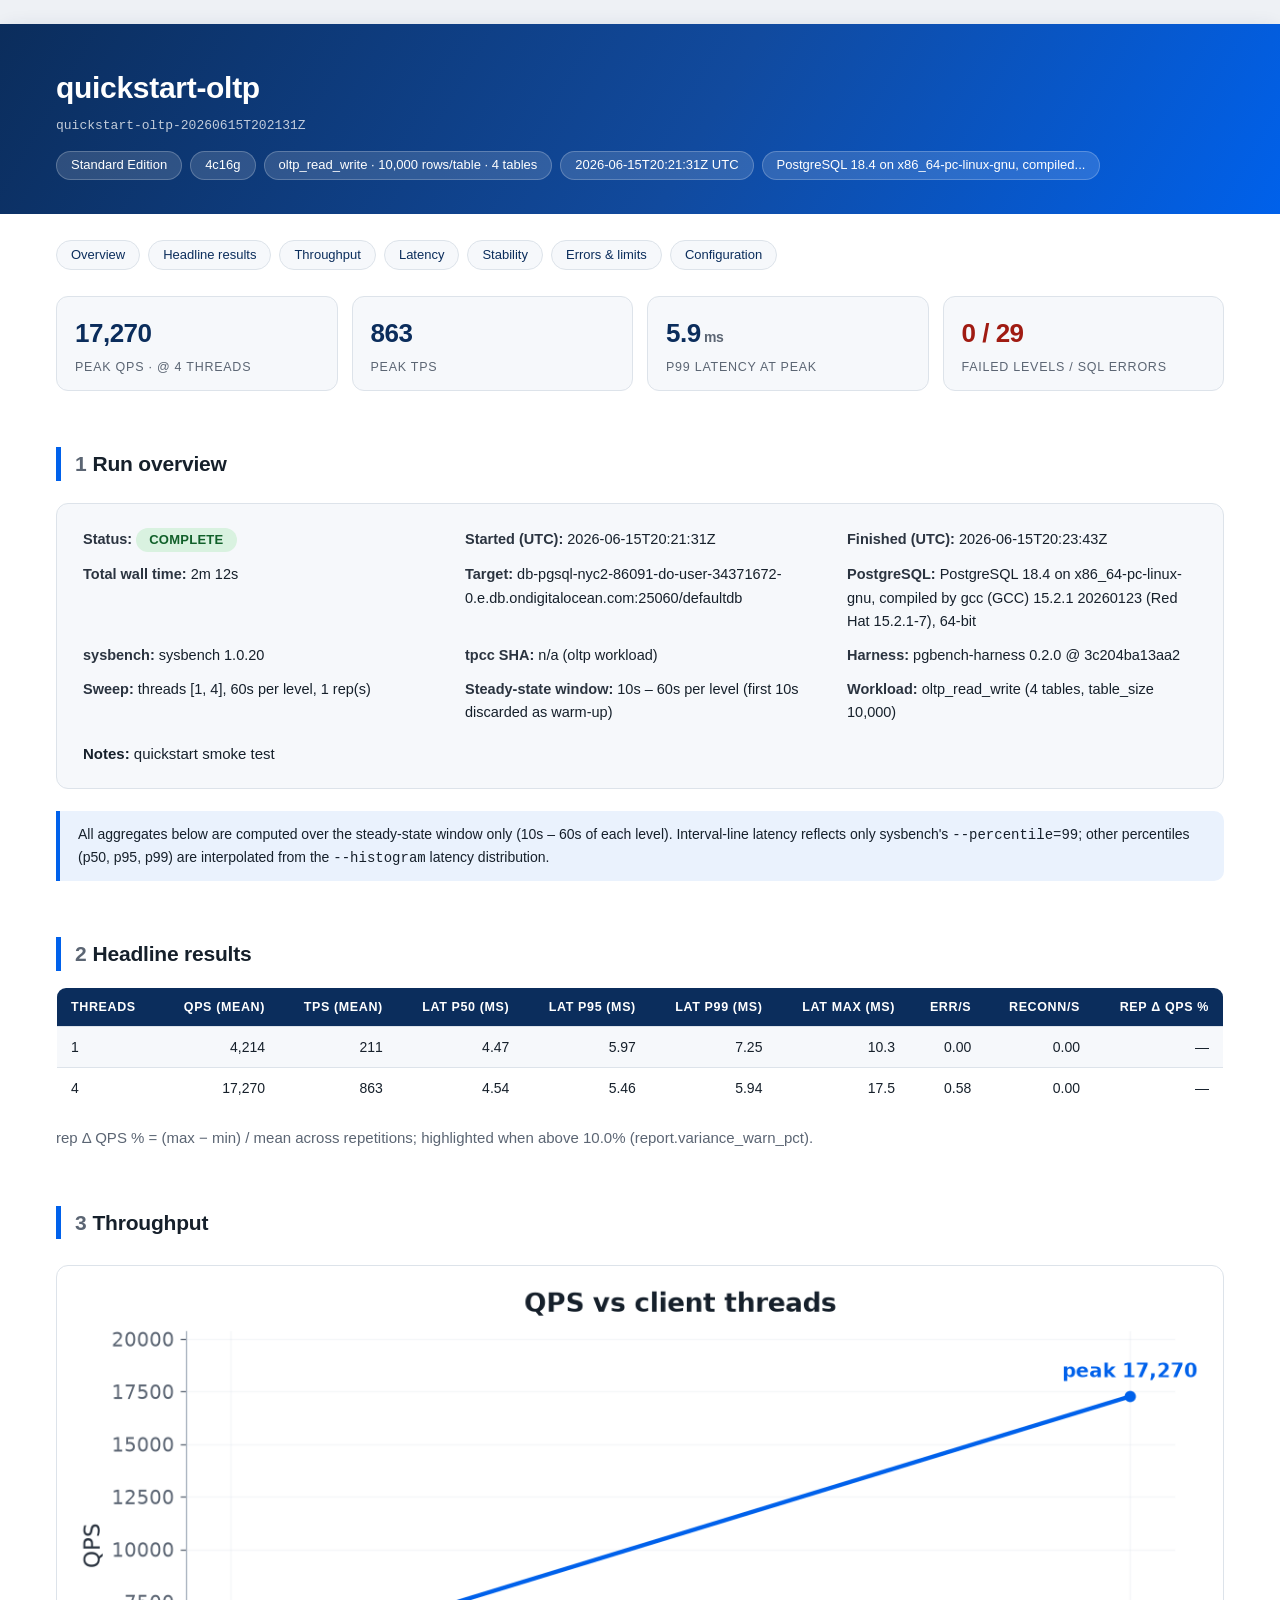
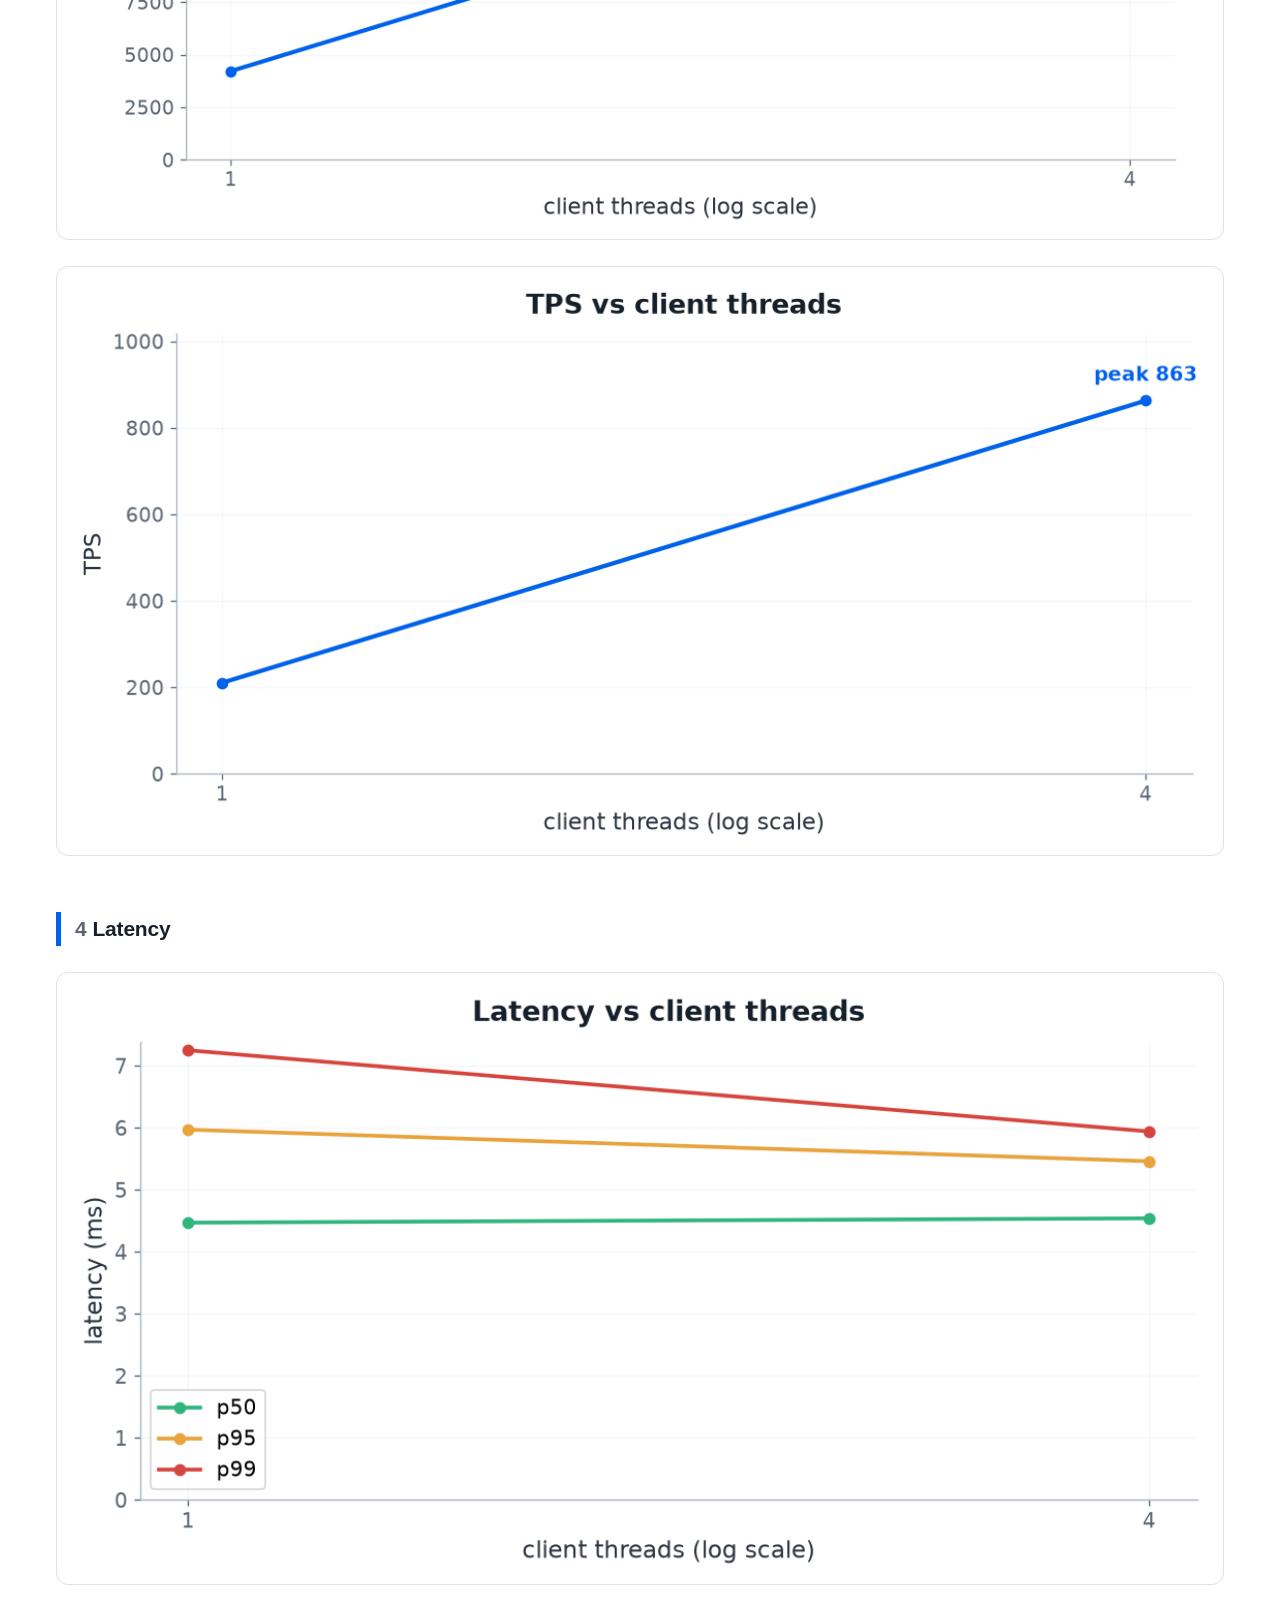
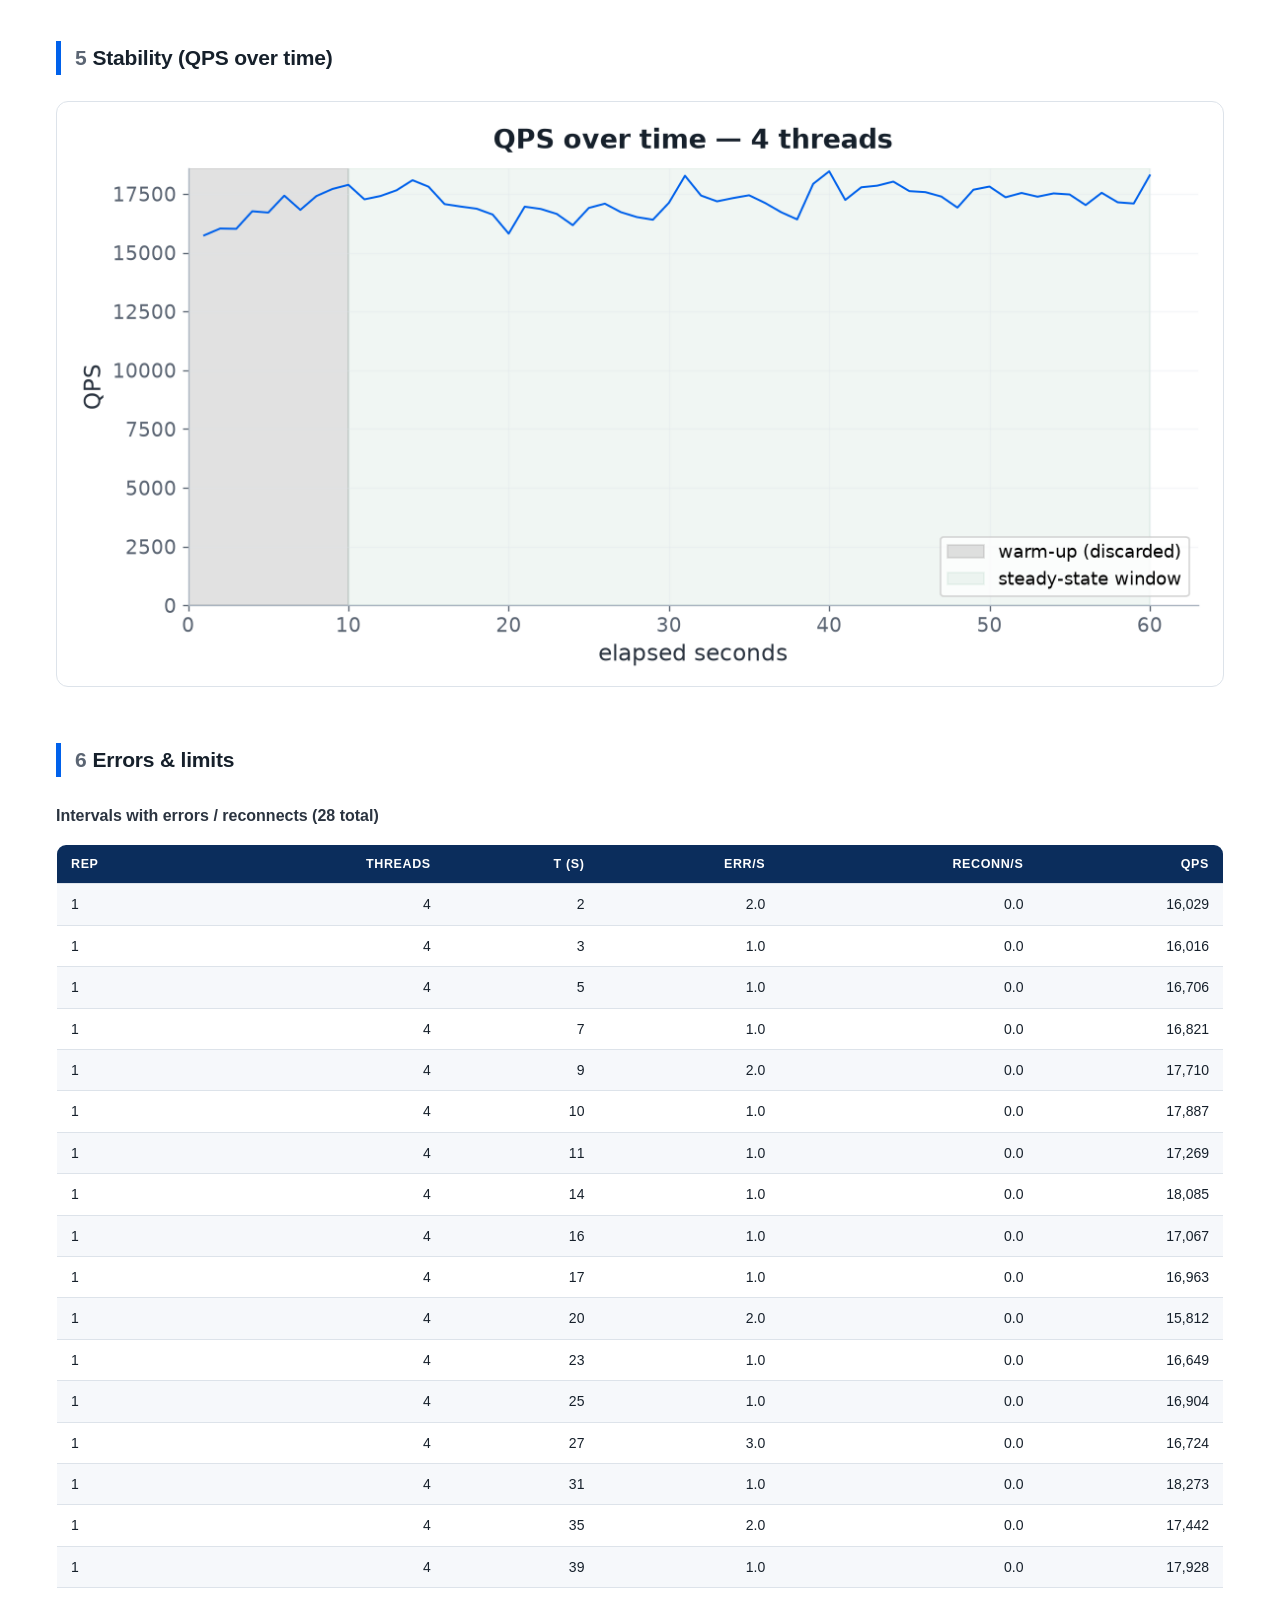
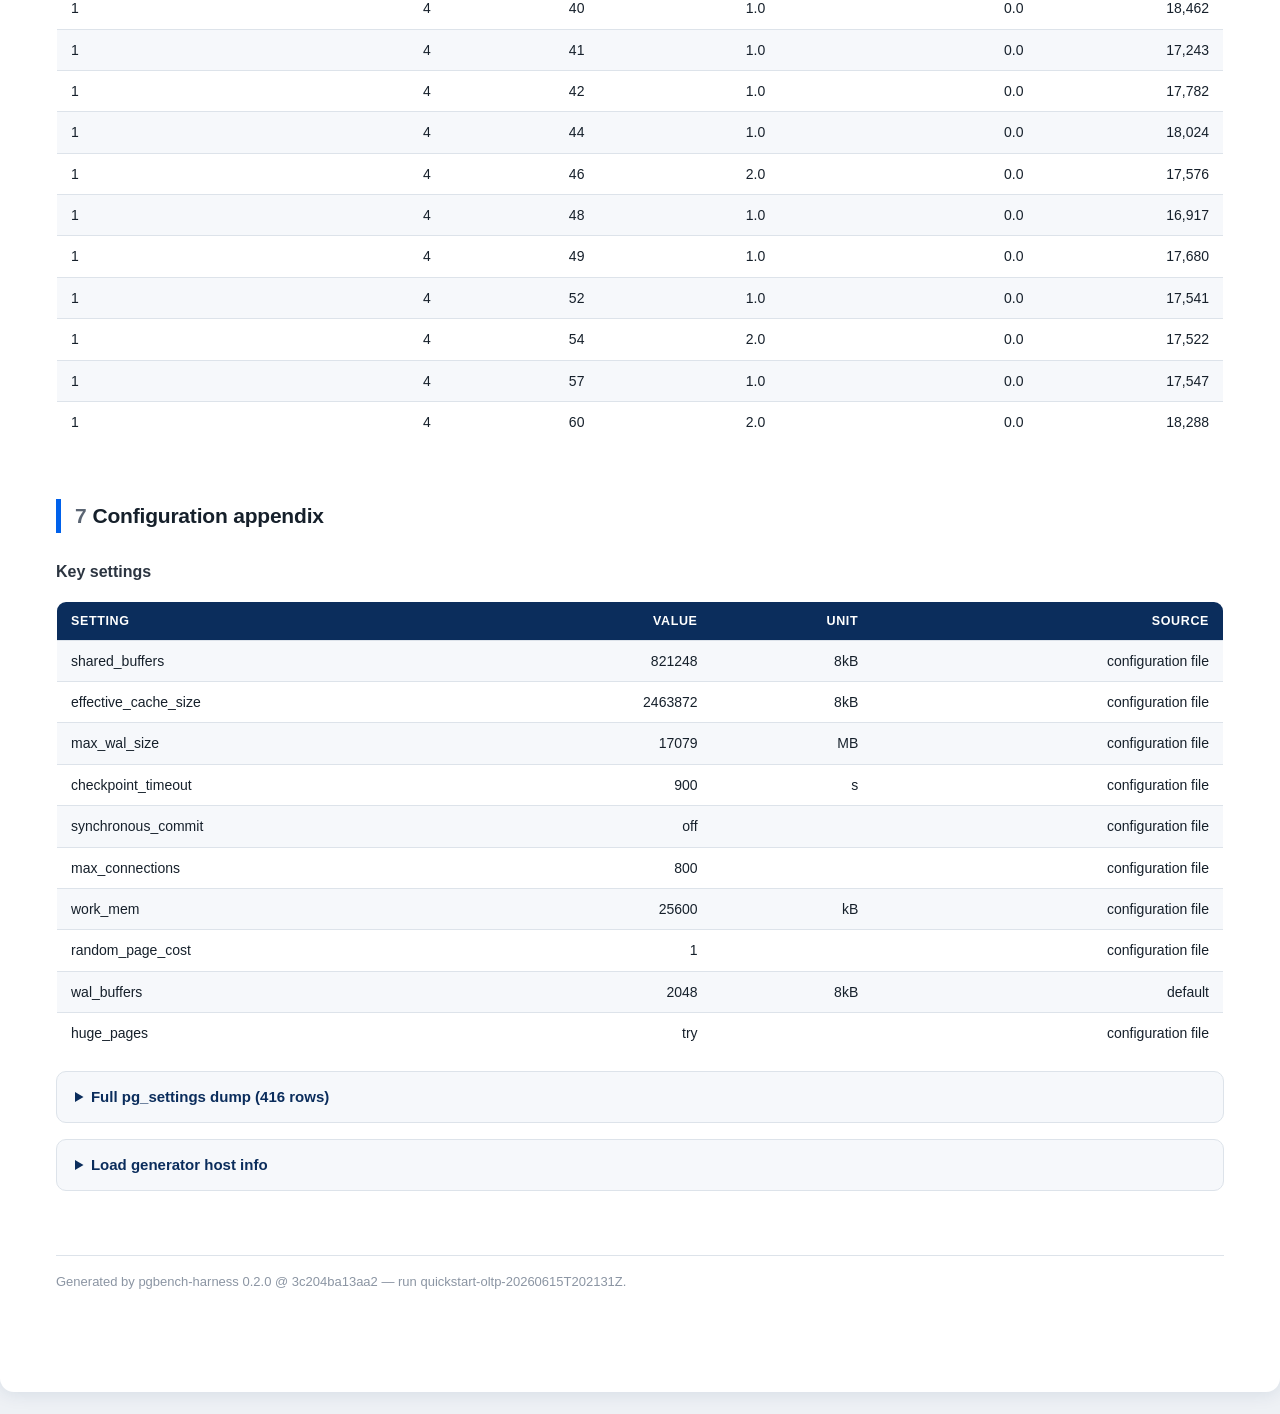
<file: reports/updated_report.html>
<!doctype html>
<html lang="en">
<head>
<meta charset="utf-8">
<title>quickstart-oltp — quickstart-oltp-20260615T202131Z</title>
<style>
:root {
  --brand: #0061eb; --brand-dark: #0b2d5c; --ink: #16202b; --muted: #5b6573;
  --line: #dde3ea; --bg-soft: #f6f8fb; --warn-bg: #fdf3d7; --fail-bg: #fdeae8;
  color-scheme: light;
}
* { box-sizing: border-box; }
html { background: #eef1f5; }
body {
  background: #ffffff; color: var(--ink);
  font-family: -apple-system, BlinkMacSystemFont, "Segoe UI", Roboto, "Helvetica Neue", Arial, sans-serif;
  font-size: 15px; line-height: 1.6;
  max-width: 1320px; margin: 24px auto; padding: 0 0 72px;
  border-radius: 14px; box-shadow: 0 2px 18px rgba(11, 45, 92, .10);
  overflow: hidden;
}
.banner {
  background: linear-gradient(120deg, var(--brand-dark) 0%, #114a9e 55%, var(--brand) 100%);
  color: #fff; padding: 40px 56px 34px;
}
.banner h1 { font-size: 30px; margin: 0 0 4px; letter-spacing: -.3px; }
.banner .runid { font-family: ui-monospace, "SF Mono", Menlo, Consolas, monospace;
  font-size: 13px; opacity: .75; }
.banner .crumbs { margin-top: 14px; display: flex; flex-wrap: wrap; gap: 8px; }
.crumb { background: rgba(255,255,255,.14); border: 1px solid rgba(255,255,255,.22);
  border-radius: 999px; padding: 3px 14px; font-size: 13px; }
main { padding: 0 56px; }
h2 { font-size: 21px; margin: 56px 0 14px; padding-left: 14px;
  border-left: 5px solid var(--brand); letter-spacing: -.2px; }
h2 .secno { color: var(--muted); font-weight: 600; margin-right: 6px; }
h3 { font-size: 16px; margin: 26px 0 10px; color: #2b3440; }
.subtle { color: var(--muted); }
.toc { display: flex; flex-wrap: wrap; gap: 8px; margin: 26px 0 6px; }
.toc a { text-decoration: none; color: var(--brand-dark); background: var(--bg-soft);
  border: 1px solid var(--line); border-radius: 999px; padding: 4px 14px; font-size: 13px; }
.toc a:hover { border-color: var(--brand); color: var(--brand); }
.kpis { display: grid; grid-template-columns: repeat(auto-fit, minmax(190px, 1fr));
  gap: 14px; margin: 26px 0 8px; }
.kpi { background: var(--bg-soft); border: 1px solid var(--line); border-radius: 12px;
  padding: 16px 18px 13px; }
.kpi .v { font-size: 26px; font-weight: 700; color: var(--brand-dark); letter-spacing: -.5px; }
.kpi .v small { font-size: 14px; font-weight: 600; color: var(--muted); }
.kpi .k { font-size: 12.5px; color: var(--muted); text-transform: uppercase;
  letter-spacing: .06em; margin-top: 2px; }
.kpi.bad .v { color: #a01b12; }
.card { border: 1px solid var(--line); border-radius: 12px; padding: 22px 26px;
  margin: 22px 0; background: #fff; }
.card.soft { background: var(--bg-soft); }
.meta-grid { display: grid; grid-template-columns: repeat(auto-fit, minmax(280px, 1fr));
  gap: 7px 32px; }
.meta-grid div { padding: 2px 0; font-size: 14.5px; }
.meta-grid b { color: #2b3440; font-weight: 600; }
.badge { display: inline-block; padding: 2px 13px; border-radius: 999px;
  font-weight: 700; font-size: 13px; letter-spacing: .02em; text-transform: uppercase; }
.badge.complete { background: #d9f2e0; color: #11602a; }
.badge.partial  { background: var(--warn-bg); color: #7a5000; }
.badge.failed, .badge.running { background: var(--fail-bg); color: #a01b12; }
table { border-collapse: collapse; width: 100%; margin: 16px 0; font-size: 14px;
  border: 1px solid var(--line); border-radius: 10px; overflow: hidden; }
th, td { border-bottom: 1px solid var(--line); padding: 9px 14px; text-align: right;
  font-variant-numeric: tabular-nums; }
th { background: var(--brand-dark); color: #fff; font-size: 12.5px; font-weight: 600;
  text-transform: uppercase; letter-spacing: .05em; }
th:first-child, td:first-child { text-align: left; }
tbody tr:nth-child(even) td { background: var(--bg-soft); }
tbody tr:hover td { background: #eaf1fb; }
td.warn { background: var(--warn-bg) !important; font-weight: 700; color: #7a5000; }
td.fail, tr.fail td { background: var(--fail-bg) !important; }
.chart { margin: 26px 0; border: 1px solid var(--line); border-radius: 12px;
  padding: 14px 14px 8px; background: #fff; }
.chart img { width: 100%; height: auto; display: block; }
pre { background: #0f1822; color: #dce6f2; border-radius: 10px;
  padding: 14px 18px; overflow-x: auto; font-size: 13px; line-height: 1.5; }
.note { background: #eaf2fd; border-left: 4px solid var(--brand);
  padding: 12px 18px; border-radius: 0 10px 10px 0; margin: 16px 0; font-size: 14px; }
.warnbox { background: var(--warn-bg); border-left: 4px solid #d99a1b;
  padding: 12px 18px; border-radius: 0 10px 10px 0; margin: 16px 0; font-size: 14px; }
details { margin: 16px 0; border: 1px solid var(--line); border-radius: 10px;
  padding: 4px 18px; background: var(--bg-soft); }
details summary { cursor: pointer; font-weight: 600; padding: 9px 0; color: var(--brand-dark); }
details[open] summary { border-bottom: 1px solid var(--line); margin-bottom: 8px; }
footer { margin: 64px 56px 28px; color: #8b95a3; font-size: 13px;
  border-top: 1px solid var(--line); padding-top: 16px; }
@media print { html { background: #fff; } body { box-shadow: none; margin: 0; } }</style>
</head>
<body>


<div class="banner">
  <h1>quickstart-oltp</h1>
  <div class="runid">quickstart-oltp-20260615T202131Z</div>
  <div class="crumbs">
    <span class="crumb">Standard Edition</span>
    <span class="crumb">4c16g</span>
    <span class="crumb">oltp_read_write · 10,000 rows/table · 4 tables</span>
    <span class="crumb">2026-06-15T20:21:31Z UTC</span>
    <span class="crumb">PostgreSQL 18.4 on x86_64-pc-linux-gnu, compiled...</span>
  </div>
</div>

<main>
<div class="toc">
  <a href="#overview">Overview</a><a href="#headline">Headline results</a>
  <a href="#throughput">Throughput</a><a href="#latency">Latency</a>
  <a href="#stability">Stability</a><a href="#errors">Errors &amp; limits</a>
  <a href="#config">Configuration</a>
</div>


<div class="kpis">
  <div class="kpi"><div class="v">17,270</div>
    <div class="k">Peak QPS · @ 4 threads</div></div>
  <div class="kpi"><div class="v">863</div>
    <div class="k">Peak TPS</div></div>
  <div class="kpi"><div class="v">5.9<small> ms</small></div>
    <div class="k">p99 latency at peak</div></div>
  <div class="kpi bad">
    <div class="v">0 / 29</div>
    <div class="k">Failed levels / SQL errors</div></div>
</div>


<h2 id="overview"><span class="secno">1</span>Run overview</h2>
<div class="card soft">
  <div class="meta-grid">
    <div><b>Status:</b> <span class="badge complete">complete</span></div>
    <div><b>Started (UTC):</b> 2026-06-15T20:21:31Z</div>
    <div><b>Finished (UTC):</b> 2026-06-15T20:23:43Z</div>
    <div><b>Total wall time:</b> 2m 12s</div>
    <div><b>Target:</b> db-pgsql-nyc2-86091-do-user-34371672-0.e.db.ondigitalocean.com:25060/defaultdb</div>
    <div><b>PostgreSQL:</b> PostgreSQL 18.4 on x86_64-pc-linux-gnu, compiled by gcc (GCC) 15.2.1 20260123 (Red Hat 15.2.1-7), 64-bit</div>
    <div><b>sysbench:</b> sysbench 1.0.20</div>
    <div><b>tpcc SHA:</b> n/a (oltp workload)</div>
    <div><b>Harness:</b> pgbench-harness 0.2.0 @ 3c204ba13aa2</div>
    <div><b>Sweep:</b> threads [1, 4], 60s per level, 1 rep(s)</div>
    <div><b>Steady-state window:</b> 10s – 60s per level (first 10s discarded as warm-up)</div>
    <div><b>Workload:</b> oltp_read_write
      (4 tables,
      table_size 10,000)</div>
  </div>
  <p style="margin-bottom:0"><b>Notes:</b> quickstart smoke test</p>
</div>





<div class="note">
  All aggregates below are computed over the steady-state window only (10s – 60s of each level).
  Interval-line latency reflects only sysbench's <code>--percentile=99</code>; other percentiles
  (p50, p95, p99) are interpolated from the <code>--histogram</code> latency distribution.
</div>


<h2 id="headline"><span class="secno">2</span>Headline results</h2>
<table>
  <tr>
    <th>Threads</th><th>QPS (mean)</th><th>TPS (mean)</th>
    <th>lat p50 (ms)</th><th>lat p95 (ms)</th><th>lat p99 (ms)</th>
    <th>lat max (ms)</th><th>err/s</th><th>reconn/s</th><th>rep Δ QPS %</th>
  </tr>
  
  
  <tr>
    <td>1</td>
    <td>4,214</td>
    <td>211</td>
    <td>4.47</td><td>5.97</td><td>7.25</td>
    <td>10.3</td>
    <td>0.00</td>
    <td>0.00</td>
    <td >
      —</td>
  </tr>
  
  
  
  <tr>
    <td>4</td>
    <td>17,270</td>
    <td>863</td>
    <td>4.54</td><td>5.46</td><td>5.94</td>
    <td>17.5</td>
    <td>0.58</td>
    <td>0.00</td>
    <td >
      —</td>
  </tr>
  
  
</table>
<p class="subtle">rep Δ QPS % = (max − min) / mean across repetitions; highlighted when above
10.0% (report.variance_warn_pct).</p>


<h2 id="throughput"><span class="secno">3</span>Throughput</h2>
<div class="chart"><img alt="QPS vs threads" src="[data-uri]"></div>
<div class="chart"><img alt="TPS vs threads" src="[data-uri]"></div>


<h2 id="latency"><span class="secno">4</span>Latency</h2>
<div class="chart"><img alt="Latency percentiles vs threads" src="[data-uri]"></div>


<h2 id="stability"><span class="secno">5</span>Stability (QPS over time)</h2>

  
    <div class="chart"><img alt="QPS over time at 4 threads" src="[data-uri]"></div>
    
  



<h2 id="errors"><span class="secno">6</span>Errors &amp; limits</h2>


<h3>Intervals with errors / reconnects (28 total)</h3>
<table>
  <tr><th>Rep</th><th>Threads</th><th>t (s)</th><th>err/s</th><th>reconn/s</th><th>QPS</th></tr>
  
  <tr><td>1</td><td>4</td><td>2</td>
      <td>2.0</td><td>0.0</td><td>16,029</td></tr>
  
  <tr><td>1</td><td>4</td><td>3</td>
      <td>1.0</td><td>0.0</td><td>16,016</td></tr>
  
  <tr><td>1</td><td>4</td><td>5</td>
      <td>1.0</td><td>0.0</td><td>16,706</td></tr>
  
  <tr><td>1</td><td>4</td><td>7</td>
      <td>1.0</td><td>0.0</td><td>16,821</td></tr>
  
  <tr><td>1</td><td>4</td><td>9</td>
      <td>2.0</td><td>0.0</td><td>17,710</td></tr>
  
  <tr><td>1</td><td>4</td><td>10</td>
      <td>1.0</td><td>0.0</td><td>17,887</td></tr>
  
  <tr><td>1</td><td>4</td><td>11</td>
      <td>1.0</td><td>0.0</td><td>17,269</td></tr>
  
  <tr><td>1</td><td>4</td><td>14</td>
      <td>1.0</td><td>0.0</td><td>18,085</td></tr>
  
  <tr><td>1</td><td>4</td><td>16</td>
      <td>1.0</td><td>0.0</td><td>17,067</td></tr>
  
  <tr><td>1</td><td>4</td><td>17</td>
      <td>1.0</td><td>0.0</td><td>16,963</td></tr>
  
  <tr><td>1</td><td>4</td><td>20</td>
      <td>2.0</td><td>0.0</td><td>15,812</td></tr>
  
  <tr><td>1</td><td>4</td><td>23</td>
      <td>1.0</td><td>0.0</td><td>16,649</td></tr>
  
  <tr><td>1</td><td>4</td><td>25</td>
      <td>1.0</td><td>0.0</td><td>16,904</td></tr>
  
  <tr><td>1</td><td>4</td><td>27</td>
      <td>3.0</td><td>0.0</td><td>16,724</td></tr>
  
  <tr><td>1</td><td>4</td><td>31</td>
      <td>1.0</td><td>0.0</td><td>18,273</td></tr>
  
  <tr><td>1</td><td>4</td><td>35</td>
      <td>2.0</td><td>0.0</td><td>17,442</td></tr>
  
  <tr><td>1</td><td>4</td><td>39</td>
      <td>1.0</td><td>0.0</td><td>17,928</td></tr>
  
  <tr><td>1</td><td>4</td><td>40</td>
      <td>1.0</td><td>0.0</td><td>18,462</td></tr>
  
  <tr><td>1</td><td>4</td><td>41</td>
      <td>1.0</td><td>0.0</td><td>17,243</td></tr>
  
  <tr><td>1</td><td>4</td><td>42</td>
      <td>1.0</td><td>0.0</td><td>17,782</td></tr>
  
  <tr><td>1</td><td>4</td><td>44</td>
      <td>1.0</td><td>0.0</td><td>18,024</td></tr>
  
  <tr><td>1</td><td>4</td><td>46</td>
      <td>2.0</td><td>0.0</td><td>17,576</td></tr>
  
  <tr><td>1</td><td>4</td><td>48</td>
      <td>1.0</td><td>0.0</td><td>16,917</td></tr>
  
  <tr><td>1</td><td>4</td><td>49</td>
      <td>1.0</td><td>0.0</td><td>17,680</td></tr>
  
  <tr><td>1</td><td>4</td><td>52</td>
      <td>1.0</td><td>0.0</td><td>17,541</td></tr>
  
  <tr><td>1</td><td>4</td><td>54</td>
      <td>2.0</td><td>0.0</td><td>17,522</td></tr>
  
  <tr><td>1</td><td>4</td><td>57</td>
      <td>1.0</td><td>0.0</td><td>17,547</td></tr>
  
  <tr><td>1</td><td>4</td><td>60</td>
      <td>2.0</td><td>0.0</td><td>18,288</td></tr>
  
</table>




<h2 id="config"><span class="secno">7</span>Configuration appendix</h2>
<h3>Key settings</h3>
<table>
  <tr><th>Setting</th><th>Value</th><th>Unit</th><th>Source</th></tr>
  
  <tr><td>shared_buffers</td><td>821248</td><td>8kB</td><td>configuration file</td></tr>
  
  <tr><td>effective_cache_size</td><td>2463872</td><td>8kB</td><td>configuration file</td></tr>
  
  <tr><td>max_wal_size</td><td>17079</td><td>MB</td><td>configuration file</td></tr>
  
  <tr><td>checkpoint_timeout</td><td>900</td><td>s</td><td>configuration file</td></tr>
  
  <tr><td>synchronous_commit</td><td>off</td><td></td><td>configuration file</td></tr>
  
  <tr><td>max_connections</td><td>800</td><td></td><td>configuration file</td></tr>
  
  <tr><td>work_mem</td><td>25600</td><td>kB</td><td>configuration file</td></tr>
  
  <tr><td>random_page_cost</td><td>1</td><td></td><td>configuration file</td></tr>
  
  <tr><td>wal_buffers</td><td>2048</td><td>8kB</td><td>default</td></tr>
  
  <tr><td>huge_pages</td><td>try</td><td></td><td>configuration file</td></tr>
  
</table>

<details>
  <summary>Full pg_settings dump (416 rows)</summary>
  <table>
    <tr><th>Setting</th><th>Value</th><th>Unit</th><th>Source</th></tr>
    
    <tr><td>allow_alter_system</td><td>on</td><td></td><td>default</td></tr>
    
    <tr><td>allow_in_place_tablespaces</td><td>off</td><td></td><td>default</td></tr>
    
    <tr><td>allow_system_table_mods</td><td>off</td><td></td><td>default</td></tr>
    
    <tr><td>anon.maskschema</td><td>mask</td><td></td><td>default</td></tr>
    
    <tr><td>anon.privacy_by_default</td><td>off</td><td></td><td>default</td></tr>
    
    <tr><td>anon.replica_masking</td><td>off</td><td></td><td>default</td></tr>
    
    <tr><td>anon.shift</td><td>0</td><td></td><td>default</td></tr>
    
    <tr><td>anon.sourceschema</td><td>public</td><td></td><td>default</td></tr>
    
    <tr><td>anon.static_masking</td><td>on</td><td></td><td>default</td></tr>
    
    <tr><td>anon.strict_mode</td><td>on</td><td></td><td>default</td></tr>
    
    <tr><td>anon.transparent_dynamic_masking</td><td>off</td><td></td><td>default</td></tr>
    
    <tr><td>application_name</td><td>psql</td><td></td><td>client</td></tr>
    
    <tr><td>archive_cleanup_command</td><td></td><td></td><td>default</td></tr>
    
    <tr><td>archive_command</td><td>(disabled)</td><td></td><td>default</td></tr>
    
    <tr><td>archive_library</td><td></td><td></td><td>default</td></tr>
    
    <tr><td>archive_mode</td><td>off</td><td></td><td>default</td></tr>
    
    <tr><td>archive_timeout</td><td>300</td><td>s</td><td>configuration file</td></tr>
    
    <tr><td>array_nulls</td><td>on</td><td></td><td>default</td></tr>
    
    <tr><td>authentication_timeout</td><td>60</td><td>s</td><td>default</td></tr>
    
    <tr><td>autovacuum</td><td>on</td><td></td><td>default</td></tr>
    
    <tr><td>autovacuum_analyze_scale_factor</td><td>0.1</td><td></td><td>default</td></tr>
    
    <tr><td>autovacuum_analyze_threshold</td><td>50</td><td></td><td>default</td></tr>
    
    <tr><td>autovacuum_freeze_max_age</td><td>500000000</td><td></td><td>configuration file</td></tr>
    
    <tr><td>autovacuum_max_workers</td><td>3</td><td></td><td>default</td></tr>
    
    <tr><td>autovacuum_multixact_freeze_max_age</td><td>400000000</td><td></td><td>default</td></tr>
    
    <tr><td>autovacuum_naptime</td><td>60</td><td>s</td><td>default</td></tr>
    
    <tr><td>autovacuum_vacuum_cost_delay</td><td>2</td><td>ms</td><td>default</td></tr>
    
    <tr><td>autovacuum_vacuum_cost_limit</td><td>-1</td><td></td><td>default</td></tr>
    
    <tr><td>autovacuum_vacuum_insert_scale_factor</td><td>0.2</td><td></td><td>default</td></tr>
    
    <tr><td>autovacuum_vacuum_insert_threshold</td><td>1000</td><td></td><td>default</td></tr>
    
    <tr><td>autovacuum_vacuum_max_threshold</td><td>100000000</td><td></td><td>default</td></tr>
    
    <tr><td>autovacuum_vacuum_scale_factor</td><td>0.2</td><td></td><td>default</td></tr>
    
    <tr><td>autovacuum_vacuum_threshold</td><td>50</td><td></td><td>default</td></tr>
    
    <tr><td>autovacuum_worker_slots</td><td>16</td><td></td><td>default</td></tr>
    
    <tr><td>autovacuum_work_mem</td><td>-1</td><td>kB</td><td>default</td></tr>
    
    <tr><td>avn_wal_sender_stop_timeout</td><td>5000</td><td>ms</td><td>configuration file</td></tr>
    
    <tr><td>backend_flush_after</td><td>0</td><td>8kB</td><td>default</td></tr>
    
    <tr><td>backslash_quote</td><td>safe_encoding</td><td></td><td>default</td></tr>
    
    <tr><td>backtrace_functions</td><td></td><td></td><td>default</td></tr>
    
    <tr><td>bgwriter_delay</td><td>200</td><td>ms</td><td>default</td></tr>
    
    <tr><td>bgwriter_flush_after</td><td>64</td><td>8kB</td><td>default</td></tr>
    
    <tr><td>bgwriter_lru_maxpages</td><td>100</td><td></td><td>default</td></tr>
    
    <tr><td>bgwriter_lru_multiplier</td><td>2</td><td></td><td>default</td></tr>
    
    <tr><td>block_size</td><td>8192</td><td></td><td>default</td></tr>
    
    <tr><td>bonjour</td><td>off</td><td></td><td>default</td></tr>
    
    <tr><td>bonjour_name</td><td></td><td></td><td>default</td></tr>
    
    <tr><td>bytea_output</td><td>hex</td><td></td><td>default</td></tr>
    
    <tr><td>check_function_bodies</td><td>on</td><td></td><td>default</td></tr>
    
    <tr><td>checkpoint_completion_target</td><td>0.9</td><td></td><td>configuration file</td></tr>
    
    <tr><td>checkpoint_flush_after</td><td>32</td><td>8kB</td><td>default</td></tr>
    
    <tr><td>checkpoint_timeout</td><td>900</td><td>s</td><td>configuration file</td></tr>
    
    <tr><td>checkpoint_warning</td><td>30</td><td>s</td><td>default</td></tr>
    
    <tr><td>client_connection_check_interval</td><td>0</td><td>ms</td><td>default</td></tr>
    
    <tr><td>client_encoding</td><td>UTF8</td><td></td><td>default</td></tr>
    
    <tr><td>client_min_messages</td><td>notice</td><td></td><td>default</td></tr>
    
    <tr><td>cluster_name</td><td></td><td></td><td>default</td></tr>
    
    <tr><td>commit_delay</td><td>0</td><td></td><td>default</td></tr>
    
    <tr><td>commit_siblings</td><td>5</td><td></td><td>default</td></tr>
    
    <tr><td>commit_timestamp_buffers</td><td>1024</td><td>8kB</td><td>default</td></tr>
    
    <tr><td>compute_query_id</td><td>auto</td><td></td><td>default</td></tr>
    
    <tr><td>constraint_exclusion</td><td>partition</td><td></td><td>default</td></tr>
    
    <tr><td>cpu_index_tuple_cost</td><td>0.005</td><td></td><td>default</td></tr>
    
    <tr><td>cpu_operator_cost</td><td>0.0025</td><td></td><td>default</td></tr>
    
    <tr><td>cpu_tuple_cost</td><td>0.01</td><td></td><td>default</td></tr>
    
    <tr><td>createrole_self_grant</td><td>inherit,set</td><td></td><td>configuration file</td></tr>
    
    <tr><td>cursor_tuple_fraction</td><td>0.1</td><td></td><td>default</td></tr>
    
    <tr><td>data_checksums</td><td>on</td><td></td><td>default</td></tr>
    
    <tr><td>data_directory_mode</td><td>0700</td><td></td><td>default</td></tr>
    
    <tr><td>data_sync_retry</td><td>off</td><td></td><td>default</td></tr>
    
    <tr><td>DateStyle</td><td>ISO, MDY</td><td></td><td>default</td></tr>
    
    <tr><td>deadlock_timeout</td><td>1000</td><td>ms</td><td>default</td></tr>
    
    <tr><td>debug_assertions</td><td>off</td><td></td><td>default</td></tr>
    
    <tr><td>debug_discard_caches</td><td>0</td><td></td><td>default</td></tr>
    
    <tr><td>debug_io_direct</td><td></td><td></td><td>default</td></tr>
    
    <tr><td>debug_logical_replication_streaming</td><td>buffered</td><td></td><td>default</td></tr>
    
    <tr><td>debug_parallel_query</td><td>off</td><td></td><td>default</td></tr>
    
    <tr><td>debug_pretty_print</td><td>on</td><td></td><td>default</td></tr>
    
    <tr><td>debug_print_parse</td><td>off</td><td></td><td>default</td></tr>
    
    <tr><td>debug_print_plan</td><td>off</td><td></td><td>default</td></tr>
    
    <tr><td>debug_print_rewritten</td><td>off</td><td></td><td>default</td></tr>
    
    <tr><td>default_statistics_target</td><td>100</td><td></td><td>default</td></tr>
    
    <tr><td>default_table_access_method</td><td>heap</td><td></td><td>default</td></tr>
    
    <tr><td>default_tablespace</td><td></td><td></td><td>default</td></tr>
    
    <tr><td>default_text_search_config</td><td>pg_catalog.simple</td><td></td><td>default</td></tr>
    
    <tr><td>default_toast_compression</td><td>lz4</td><td></td><td>configuration file</td></tr>
    
    <tr><td>default_transaction_deferrable</td><td>off</td><td></td><td>default</td></tr>
    
    <tr><td>default_transaction_isolation</td><td>read committed</td><td></td><td>default</td></tr>
    
    <tr><td>default_transaction_read_only</td><td>off</td><td></td><td>configuration file</td></tr>
    
    <tr><td>dynamic_shared_memory_type</td><td>posix</td><td></td><td>default</td></tr>
    
    <tr><td>effective_cache_size</td><td>2463872</td><td>8kB</td><td>configuration file</td></tr>
    
    <tr><td>effective_io_concurrency</td><td>139</td><td></td><td>configuration file</td></tr>
    
    <tr><td>enable_async_append</td><td>on</td><td></td><td>default</td></tr>
    
    <tr><td>enable_bitmapscan</td><td>on</td><td></td><td>default</td></tr>
    
    <tr><td>enable_distinct_reordering</td><td>on</td><td></td><td>default</td></tr>
    
    <tr><td>enable_gathermerge</td><td>on</td><td></td><td>default</td></tr>
    
    <tr><td>enable_group_by_reordering</td><td>on</td><td></td><td>default</td></tr>
    
    <tr><td>enable_hashagg</td><td>on</td><td></td><td>default</td></tr>
    
    <tr><td>enable_hashjoin</td><td>on</td><td></td><td>default</td></tr>
    
    <tr><td>enable_incremental_sort</td><td>on</td><td></td><td>default</td></tr>
    
    <tr><td>enable_indexonlyscan</td><td>on</td><td></td><td>default</td></tr>
    
    <tr><td>enable_indexscan</td><td>on</td><td></td><td>default</td></tr>
    
    <tr><td>enable_material</td><td>on</td><td></td><td>default</td></tr>
    
    <tr><td>enable_memoize</td><td>on</td><td></td><td>default</td></tr>
    
    <tr><td>enable_mergejoin</td><td>on</td><td></td><td>default</td></tr>
    
    <tr><td>enable_nestloop</td><td>on</td><td></td><td>default</td></tr>
    
    <tr><td>enable_parallel_append</td><td>on</td><td></td><td>default</td></tr>
    
    <tr><td>enable_parallel_hash</td><td>on</td><td></td><td>default</td></tr>
    
    <tr><td>enable_partition_pruning</td><td>on</td><td></td><td>default</td></tr>
    
    <tr><td>enable_partitionwise_aggregate</td><td>off</td><td></td><td>default</td></tr>
    
    <tr><td>enable_partitionwise_join</td><td>off</td><td></td><td>default</td></tr>
    
    <tr><td>enable_presorted_aggregate</td><td>on</td><td></td><td>default</td></tr>
    
    <tr><td>enable_self_join_elimination</td><td>on</td><td></td><td>default</td></tr>
    
    <tr><td>enable_seqscan</td><td>on</td><td></td><td>default</td></tr>
    
    <tr><td>enable_sort</td><td>on</td><td></td><td>default</td></tr>
    
    <tr><td>enable_tidscan</td><td>on</td><td></td><td>default</td></tr>
    
    <tr><td>escape_string_warning</td><td>on</td><td></td><td>default</td></tr>
    
    <tr><td>event_source</td><td>PostgreSQL</td><td></td><td>default</td></tr>
    
    <tr><td>event_triggers</td><td>on</td><td></td><td>default</td></tr>
    
    <tr><td>exit_on_error</td><td>off</td><td></td><td>default</td></tr>
    
    <tr><td>extra_float_digits</td><td>1</td><td></td><td>default</td></tr>
    
    <tr><td>extwlist.custom_path</td><td>/var/lib/pgsql-extwlist-custom</td><td></td><td>configuration file</td></tr>
    
    <tr><td>extwlist.extensions</td><td>aiven_extras,amcheck,autoinc,bloom,dblink,dict_xsyn,earthdistance,file_fdw,hstore_plperl,insert_username,intagg,moddatetime,pageinspect,pg_buffercache,pg_cron,pg_freespacemap,pg_logicalinspect,pg_prewarm,pg_repack,pg_stat_monitor,pg_stat_statements,pg_surgery,pg_visibility,pg_walinspect,pgaudit,pgrowlocks,pgstattuple,postgres_fdw,refint,sslinfo,timescaledb,unit,vector,vectorscale,xml2</td><td></td><td>configuration file</td></tr>
    
    <tr><td>file_copy_method</td><td>copy</td><td></td><td>default</td></tr>
    
    <tr><td>file_extend_method</td><td>posix_fallocate</td><td></td><td>default</td></tr>
    
    <tr><td>from_collapse_limit</td><td>8</td><td></td><td>default</td></tr>
    
    <tr><td>fsync</td><td>on</td><td></td><td>configuration file</td></tr>
    
    <tr><td>full_page_writes</td><td>on</td><td></td><td>configuration file</td></tr>
    
    <tr><td>geqo</td><td>on</td><td></td><td>default</td></tr>
    
    <tr><td>geqo_effort</td><td>5</td><td></td><td>default</td></tr>
    
    <tr><td>geqo_generations</td><td>0</td><td></td><td>default</td></tr>
    
    <tr><td>geqo_pool_size</td><td>0</td><td></td><td>default</td></tr>
    
    <tr><td>geqo_seed</td><td>0</td><td></td><td>default</td></tr>
    
    <tr><td>geqo_selection_bias</td><td>2</td><td></td><td>default</td></tr>
    
    <tr><td>geqo_threshold</td><td>12</td><td></td><td>default</td></tr>
    
    <tr><td>gin_fuzzy_search_limit</td><td>0</td><td></td><td>default</td></tr>
    
    <tr><td>gin_pending_list_limit</td><td>4096</td><td>kB</td><td>default</td></tr>
    
    <tr><td>gss_accept_delegation</td><td>off</td><td></td><td>default</td></tr>
    
    <tr><td>hash_mem_multiplier</td><td>2</td><td></td><td>default</td></tr>
    
    <tr><td>hot_standby</td><td>on</td><td></td><td>configuration file</td></tr>
    
    <tr><td>hot_standby_feedback</td><td>on</td><td></td><td>configuration file</td></tr>
    
    <tr><td>huge_pages</td><td>try</td><td></td><td>configuration file</td></tr>
    
    <tr><td>huge_page_size</td><td>0</td><td>kB</td><td>default</td></tr>
    
    <tr><td>huge_pages_status</td><td>on</td><td></td><td>default</td></tr>
    
    <tr><td>icu_validation_level</td><td>warning</td><td></td><td>default</td></tr>
    
    <tr><td>idle_in_transaction_session_timeout</td><td>86400000</td><td>ms</td><td>configuration file</td></tr>
    
    <tr><td>idle_replication_slot_timeout</td><td>0</td><td>s</td><td>default</td></tr>
    
    <tr><td>idle_session_timeout</td><td>0</td><td>ms</td><td>default</td></tr>
    
    <tr><td>ignore_checksum_failure</td><td>off</td><td></td><td>default</td></tr>
    
    <tr><td>ignore_invalid_pages</td><td>off</td><td></td><td>default</td></tr>
    
    <tr><td>ignore_system_indexes</td><td>off</td><td></td><td>default</td></tr>
    
    <tr><td>in_hot_standby</td><td>off</td><td></td><td>default</td></tr>
    
    <tr><td>integer_datetimes</td><td>on</td><td></td><td>default</td></tr>
    
    <tr><td>IntervalStyle</td><td>postgres</td><td></td><td>default</td></tr>
    
    <tr><td>io_combine_limit</td><td>16</td><td>8kB</td><td>configuration file</td></tr>
    
    <tr><td>io_max_combine_limit</td><td>16</td><td>8kB</td><td>configuration file</td></tr>
    
    <tr><td>io_max_concurrency</td><td>64</td><td></td><td>override</td></tr>
    
    <tr><td>io_method</td><td>worker</td><td></td><td>configuration file</td></tr>
    
    <tr><td>io_workers</td><td>3</td><td></td><td>configuration file</td></tr>
    
    <tr><td>jit</td><td>on</td><td></td><td>configuration file</td></tr>
    
    <tr><td>jit_above_cost</td><td>100000</td><td></td><td>default</td></tr>
    
    <tr><td>jit_debugging_support</td><td>off</td><td></td><td>default</td></tr>
    
    <tr><td>jit_dump_bitcode</td><td>off</td><td></td><td>default</td></tr>
    
    <tr><td>jit_expressions</td><td>on</td><td></td><td>default</td></tr>
    
    <tr><td>jit_inline_above_cost</td><td>500000</td><td></td><td>default</td></tr>
    
    <tr><td>jit_optimize_above_cost</td><td>500000</td><td></td><td>default</td></tr>
    
    <tr><td>jit_profiling_support</td><td>off</td><td></td><td>default</td></tr>
    
    <tr><td>jit_tuple_deforming</td><td>on</td><td></td><td>default</td></tr>
    
    <tr><td>join_collapse_limit</td><td>8</td><td></td><td>default</td></tr>
    
    <tr><td>krb_caseins_users</td><td>off</td><td></td><td>default</td></tr>
    
    <tr><td>lc_messages</td><td></td><td></td><td>default</td></tr>
    
    <tr><td>lc_monetary</td><td>C</td><td></td><td>default</td></tr>
    
    <tr><td>lc_numeric</td><td>C</td><td></td><td>default</td></tr>
    
    <tr><td>lc_time</td><td>C</td><td></td><td>default</td></tr>
    
    <tr><td>listen_addresses</td><td>*</td><td></td><td>configuration file</td></tr>
    
    <tr><td>local_preload_libraries</td><td></td><td></td><td>default</td></tr>
    
    <tr><td>lock_timeout</td><td>0</td><td>ms</td><td>default</td></tr>
    
    <tr><td>lo_compat_privileges</td><td>off</td><td></td><td>default</td></tr>
    
    <tr><td>log_autovacuum_min_duration</td><td>1000</td><td>ms</td><td>configuration file</td></tr>
    
    <tr><td>log_checkpoints</td><td>on</td><td></td><td>configuration file</td></tr>
    
    <tr><td>log_connections</td><td>True</td><td></td><td>configuration file</td></tr>
    
    <tr><td>log_destination</td><td>syslog</td><td></td><td>configuration file</td></tr>
    
    <tr><td>log_disconnections</td><td>on</td><td></td><td>configuration file</td></tr>
    
    <tr><td>log_duration</td><td>off</td><td></td><td>default</td></tr>
    
    <tr><td>log_error_verbosity</td><td>default</td><td></td><td>default</td></tr>
    
    <tr><td>log_executor_stats</td><td>off</td><td></td><td>default</td></tr>
    
    <tr><td>log_file_mode</td><td>0600</td><td></td><td>default</td></tr>
    
    <tr><td>logging_collector</td><td>off</td><td></td><td>default</td></tr>
    
    <tr><td>log_hostname</td><td>off</td><td></td><td>default</td></tr>
    
    <tr><td>logical_decoding_work_mem</td><td>65536</td><td>kB</td><td>default</td></tr>
    
    <tr><td>log_line_prefix</td><td>pid=%p,user=%u,db=%d,app=%a,client=%h </td><td></td><td>configuration file</td></tr>
    
    <tr><td>log_lock_failures</td><td>on</td><td></td><td>configuration file</td></tr>
    
    <tr><td>log_lock_waits</td><td>on</td><td></td><td>configuration file</td></tr>
    
    <tr><td>log_min_duration_sample</td><td>-1</td><td>ms</td><td>default</td></tr>
    
    <tr><td>log_min_duration_statement</td><td>1000</td><td>ms</td><td>configuration file</td></tr>
    
    <tr><td>log_min_error_statement</td><td>error</td><td></td><td>default</td></tr>
    
    <tr><td>log_min_messages</td><td>warning</td><td></td><td>default</td></tr>
    
    <tr><td>log_parameter_max_length</td><td>-1</td><td>B</td><td>default</td></tr>
    
    <tr><td>log_parameter_max_length_on_error</td><td>0</td><td>B</td><td>default</td></tr>
    
    <tr><td>log_parser_stats</td><td>off</td><td></td><td>default</td></tr>
    
    <tr><td>log_planner_stats</td><td>off</td><td></td><td>default</td></tr>
    
    <tr><td>log_recovery_conflict_waits</td><td>off</td><td></td><td>default</td></tr>
    
    <tr><td>log_replication_commands</td><td>off</td><td></td><td>default</td></tr>
    
    <tr><td>log_rotation_age</td><td>1440</td><td>min</td><td>default</td></tr>
    
    <tr><td>log_rotation_size</td><td>10240</td><td>kB</td><td>default</td></tr>
    
    <tr><td>log_startup_progress_interval</td><td>10000</td><td>ms</td><td>default</td></tr>
    
    <tr><td>log_statement</td><td>none</td><td></td><td>default</td></tr>
    
    <tr><td>log_statement_sample_rate</td><td>1</td><td></td><td>default</td></tr>
    
    <tr><td>log_statement_stats</td><td>off</td><td></td><td>default</td></tr>
    
    <tr><td>log_temp_files</td><td>100</td><td>kB</td><td>configuration file</td></tr>
    
    <tr><td>log_timezone</td><td>GMT</td><td></td><td>default</td></tr>
    
    <tr><td>log_transaction_sample_rate</td><td>0</td><td></td><td>default</td></tr>
    
    <tr><td>log_truncate_on_rotation</td><td>off</td><td></td><td>default</td></tr>
    
    <tr><td>maintenance_io_concurrency</td><td>139</td><td></td><td>configuration file</td></tr>
    
    <tr><td>maintenance_work_mem</td><td>1048576</td><td>kB</td><td>configuration file</td></tr>
    
    <tr><td>max_active_replication_origins</td><td>10</td><td></td><td>default</td></tr>
    
    <tr><td>max_connections</td><td>800</td><td></td><td>configuration file</td></tr>
    
    <tr><td>max_files_per_process</td><td>1000</td><td></td><td>default</td></tr>
    
    <tr><td>max_function_args</td><td>100</td><td></td><td>default</td></tr>
    
    <tr><td>max_identifier_length</td><td>63</td><td></td><td>default</td></tr>
    
    <tr><td>max_index_keys</td><td>32</td><td></td><td>default</td></tr>
    
    <tr><td>max_locks_per_transaction</td><td>64</td><td></td><td>configuration file</td></tr>
    
    <tr><td>max_logical_replication_workers</td><td>4</td><td></td><td>default</td></tr>
    
    <tr><td>max_notify_queue_pages</td><td>1048576</td><td></td><td>default</td></tr>
    
    <tr><td>max_parallel_apply_workers_per_subscription</td><td>2</td><td></td><td>default</td></tr>
    
    <tr><td>max_parallel_maintenance_workers</td><td>2</td><td></td><td>default</td></tr>
    
    <tr><td>max_parallel_workers</td><td>8</td><td></td><td>default</td></tr>
    
    <tr><td>max_parallel_workers_per_gather</td><td>2</td><td></td><td>default</td></tr>
    
    <tr><td>max_pred_locks_per_page</td><td>2</td><td></td><td>default</td></tr>
    
    <tr><td>max_pred_locks_per_relation</td><td>-2</td><td></td><td>default</td></tr>
    
    <tr><td>max_pred_locks_per_transaction</td><td>64</td><td></td><td>default</td></tr>
    
    <tr><td>max_prepared_transactions</td><td>0</td><td></td><td>configuration file</td></tr>
    
    <tr><td>max_replication_slots</td><td>20</td><td></td><td>configuration file</td></tr>
    
    <tr><td>max_slot_wal_keep_size</td><td>-1</td><td>MB</td><td>configuration file</td></tr>
    
    <tr><td>max_stack_depth</td><td>2048</td><td>kB</td><td>default</td></tr>
    
    <tr><td>max_standby_archive_delay</td><td>30000</td><td>ms</td><td>default</td></tr>
    
    <tr><td>max_standby_streaming_delay</td><td>30000</td><td>ms</td><td>default</td></tr>
    
    <tr><td>max_sync_workers_per_subscription</td><td>2</td><td></td><td>default</td></tr>
    
    <tr><td>max_wal_senders</td><td>20</td><td></td><td>configuration file</td></tr>
    
    <tr><td>max_wal_size</td><td>17079</td><td>MB</td><td>configuration file</td></tr>
    
    <tr><td>max_worker_processes</td><td>8</td><td></td><td>configuration file</td></tr>
    
    <tr><td>md5_password_warnings</td><td>on</td><td></td><td>default</td></tr>
    
    <tr><td>min_dynamic_shared_memory</td><td>0</td><td>MB</td><td>default</td></tr>
    
    <tr><td>min_parallel_index_scan_size</td><td>64</td><td>8kB</td><td>default</td></tr>
    
    <tr><td>min_parallel_table_scan_size</td><td>1024</td><td>8kB</td><td>default</td></tr>
    
    <tr><td>min_wal_size</td><td>80</td><td>MB</td><td>default</td></tr>
    
    <tr><td>multixact_member_buffers</td><td>32</td><td>8kB</td><td>default</td></tr>
    
    <tr><td>multixact_offset_buffers</td><td>16</td><td>8kB</td><td>default</td></tr>
    
    <tr><td>notify_buffers</td><td>16</td><td>8kB</td><td>default</td></tr>
    
    <tr><td>num_os_semaphores</td><td>884</td><td></td><td>default</td></tr>
    
    <tr><td>parallel_leader_participation</td><td>on</td><td></td><td>default</td></tr>
    
    <tr><td>parallel_setup_cost</td><td>1000</td><td></td><td>default</td></tr>
    
    <tr><td>parallel_tuple_cost</td><td>0.1</td><td></td><td>default</td></tr>
    
    <tr><td>password_encryption</td><td>scram-sha-256</td><td></td><td>configuration file</td></tr>
    
    <tr><td>pgaudit.log</td><td>none</td><td></td><td>default</td></tr>
    
    <tr><td>pgaudit.log_catalog</td><td>on</td><td></td><td>default</td></tr>
    
    <tr><td>pgaudit.log_client</td><td>off</td><td></td><td>default</td></tr>
    
    <tr><td>pgaudit.log_level</td><td>log</td><td></td><td>default</td></tr>
    
    <tr><td>pgaudit.log_max_string_length</td><td>-1</td><td></td><td>default</td></tr>
    
    <tr><td>pgaudit.log_nested_statements</td><td>on</td><td></td><td>default</td></tr>
    
    <tr><td>pgaudit.log_parameter</td><td>off</td><td></td><td>default</td></tr>
    
    <tr><td>pgaudit.log_parameter_max_size</td><td>0</td><td></td><td>default</td></tr>
    
    <tr><td>pgaudit.log_relation</td><td>off</td><td></td><td>default</td></tr>
    
    <tr><td>pgaudit.log_rows</td><td>off</td><td></td><td>default</td></tr>
    
    <tr><td>pgaudit.log_statement</td><td>on</td><td></td><td>default</td></tr>
    
    <tr><td>pgaudit.log_statement_once</td><td>off</td><td></td><td>default</td></tr>
    
    <tr><td>pgaudit.role</td><td></td><td></td><td>default</td></tr>
    
    <tr><td>pg_failover_slots.drop_extra_slots</td><td>on</td><td></td><td>default</td></tr>
    
    <tr><td>pg_failover_slots.standby_slot_names</td><td></td><td></td><td>default</td></tr>
    
    <tr><td>pg_failover_slots.standby_slots_min_confirmed</td><td>-1</td><td></td><td>default</td></tr>
    
    <tr><td>pg_failover_slots.synchronize_slot_names</td><td>name_like:%</td><td></td><td>configuration file</td></tr>
    
    <tr><td>pg_failover_slots.sync_timeout</td><td>5000</td><td>ms</td><td>configuration file</td></tr>
    
    <tr><td>pg_failover_slots.version</td><td>1.2.0</td><td></td><td>default</td></tr>
    
    <tr><td>pg_stat_statements.max</td><td>5000</td><td></td><td>default</td></tr>
    
    <tr><td>pg_stat_statements.save</td><td>on</td><td></td><td>default</td></tr>
    
    <tr><td>pg_stat_statements.track</td><td>top</td><td></td><td>default</td></tr>
    
    <tr><td>pg_stat_statements.track_planning</td><td>off</td><td></td><td>default</td></tr>
    
    <tr><td>pg_stat_statements.track_utility</td><td>off</td><td></td><td>configuration file</td></tr>
    
    <tr><td>plan_cache_mode</td><td>auto</td><td></td><td>default</td></tr>
    
    <tr><td>port</td><td>25060</td><td></td><td>configuration file</td></tr>
    
    <tr><td>post_auth_delay</td><td>0</td><td>s</td><td>default</td></tr>
    
    <tr><td>pre_auth_delay</td><td>0</td><td>s</td><td>default</td></tr>
    
    <tr><td>primary_slot_name</td><td></td><td></td><td>default</td></tr>
    
    <tr><td>quote_all_identifiers</td><td>off</td><td></td><td>default</td></tr>
    
    <tr><td>random_page_cost</td><td>1</td><td></td><td>configuration file</td></tr>
    
    <tr><td>recovery_end_command</td><td></td><td></td><td>default</td></tr>
    
    <tr><td>recovery_init_sync_method</td><td>fsync</td><td></td><td>default</td></tr>
    
    <tr><td>recovery_min_apply_delay</td><td>0</td><td>ms</td><td>default</td></tr>
    
    <tr><td>recovery_prefetch</td><td>try</td><td></td><td>default</td></tr>
    
    <tr><td>recovery_target</td><td></td><td></td><td>default</td></tr>
    
    <tr><td>recovery_target_action</td><td>pause</td><td></td><td>default</td></tr>
    
    <tr><td>recovery_target_inclusive</td><td>on</td><td></td><td>default</td></tr>
    
    <tr><td>recovery_target_lsn</td><td></td><td></td><td>default</td></tr>
    
    <tr><td>recovery_target_name</td><td></td><td></td><td>default</td></tr>
    
    <tr><td>recovery_target_time</td><td></td><td></td><td>default</td></tr>
    
    <tr><td>recovery_target_timeline</td><td>latest</td><td></td><td>default</td></tr>
    
    <tr><td>recovery_target_xid</td><td></td><td></td><td>default</td></tr>
    
    <tr><td>recursive_worktable_factor</td><td>10</td><td></td><td>default</td></tr>
    
    <tr><td>remove_temp_files_after_crash</td><td>on</td><td></td><td>default</td></tr>
    
    <tr><td>reserved_connections</td><td>0</td><td></td><td>default</td></tr>
    
    <tr><td>restart_after_crash</td><td>on</td><td></td><td>default</td></tr>
    
    <tr><td>restore_command</td><td></td><td></td><td>default</td></tr>
    
    <tr><td>restrict_nonsystem_relation_kind</td><td></td><td></td><td>default</td></tr>
    
    <tr><td>row_security</td><td>on</td><td></td><td>default</td></tr>
    
    <tr><td>scram_iterations</td><td>4096</td><td></td><td>default</td></tr>
    
    <tr><td>search_path</td><td>"$user", public</td><td></td><td>default</td></tr>
    
    <tr><td>segment_size</td><td>131072</td><td>8kB</td><td>default</td></tr>
    
    <tr><td>send_abort_for_crash</td><td>off</td><td></td><td>default</td></tr>
    
    <tr><td>send_abort_for_kill</td><td>off</td><td></td><td>default</td></tr>
    
    <tr><td>seq_page_cost</td><td>1</td><td></td><td>configuration file</td></tr>
    
    <tr><td>serializable_buffers</td><td>32</td><td>8kB</td><td>default</td></tr>
    
    <tr><td>server_encoding</td><td>UTF8</td><td></td><td>default</td></tr>
    
    <tr><td>server_version</td><td>18.4</td><td></td><td>default</td></tr>
    
    <tr><td>server_version_num</td><td>180004</td><td></td><td>default</td></tr>
    
    <tr><td>session_replication_role</td><td>origin</td><td></td><td>default</td></tr>
    
    <tr><td>shared_buffers</td><td>821248</td><td>8kB</td><td>configuration file</td></tr>
    
    <tr><td>shared_memory_size</td><td>6680</td><td>MB</td><td>default</td></tr>
    
    <tr><td>shared_memory_size_in_huge_pages</td><td>3340</td><td></td><td>default</td></tr>
    
    <tr><td>shared_memory_type</td><td>mmap</td><td></td><td>default</td></tr>
    
    <tr><td>ssl</td><td>on</td><td></td><td>configuration file</td></tr>
    
    <tr><td>ssl_ca_file</td><td>/etc/pki/aiven/ca-bundle.crt</td><td></td><td>configuration file</td></tr>
    
    <tr><td>ssl_cert_file</td><td>/etc/pki/aiven/service-chain.crt</td><td></td><td>configuration file</td></tr>
    
    <tr><td>ssl_crl_dir</td><td></td><td></td><td>default</td></tr>
    
    <tr><td>ssl_crl_file</td><td></td><td></td><td>default</td></tr>
    
    <tr><td>ssl_key_file</td><td>/run/aiven/service-keys/service.key</td><td></td><td>configuration file</td></tr>
    
    <tr><td>ssl_library</td><td>OpenSSL</td><td></td><td>default</td></tr>
    
    <tr><td>ssl_passphrase_command_supports_reload</td><td>off</td><td></td><td>default</td></tr>
    
    <tr><td>ssl_prefer_server_ciphers</td><td>on</td><td></td><td>default</td></tr>
    
    <tr><td>standard_conforming_strings</td><td>on</td><td></td><td>default</td></tr>
    
    <tr><td>statement_timeout</td><td>0</td><td>ms</td><td>default</td></tr>
    
    <tr><td>stats_fetch_consistency</td><td>cache</td><td></td><td>default</td></tr>
    
    <tr><td>subtransaction_buffers</td><td>1024</td><td>8kB</td><td>default</td></tr>
    
    <tr><td>summarize_wal</td><td>off</td><td></td><td>default</td></tr>
    
    <tr><td>superuser_reserved_connections</td><td>3</td><td></td><td>configuration file</td></tr>
    
    <tr><td>synchronized_standby_slots</td><td></td><td></td><td>default</td></tr>
    
    <tr><td>synchronize_seqscans</td><td>on</td><td></td><td>default</td></tr>
    
    <tr><td>synchronous_commit</td><td>off</td><td></td><td>configuration file</td></tr>
    
    <tr><td>synchronous_standby_names</td><td></td><td></td><td>default</td></tr>
    
    <tr><td>sync_replication_slots</td><td>off</td><td></td><td>default</td></tr>
    
    <tr><td>syslog_facility</td><td>local0</td><td></td><td>default</td></tr>
    
    <tr><td>syslog_ident</td><td>postgres</td><td></td><td>default</td></tr>
    
    <tr><td>syslog_sequence_numbers</td><td>on</td><td></td><td>default</td></tr>
    
    <tr><td>syslog_split_messages</td><td>on</td><td></td><td>default</td></tr>
    
    <tr><td>tcp_keepalives_count</td><td>6</td><td></td><td>configuration file</td></tr>
    
    <tr><td>tcp_keepalives_idle</td><td>180</td><td>s</td><td>configuration file</td></tr>
    
    <tr><td>tcp_keepalives_interval</td><td>10</td><td>s</td><td>configuration file</td></tr>
    
    <tr><td>tcp_user_timeout</td><td>0</td><td>ms</td><td>default</td></tr>
    
    <tr><td>temp_buffers</td><td>1024</td><td>8kB</td><td>default</td></tr>
    
    <tr><td>temp_file_limit</td><td>-1</td><td>kB</td><td>default</td></tr>
    
    <tr><td>temp_tablespaces</td><td></td><td></td><td>default</td></tr>
    
    <tr><td>timescaledb.bgw_launcher_poll_time</td><td>60000</td><td></td><td>default</td></tr>
    
    <tr><td>timescaledb.bgw_scheduler_restart_time</td><td>-1</td><td>s</td><td>default</td></tr>
    
    <tr><td>timescaledb.disable_load</td><td>off</td><td></td><td>default</td></tr>
    
    <tr><td>timescaledb_lake.disable_load</td><td>off</td><td></td><td>default</td></tr>
    
    <tr><td>timescaledb.max_background_workers</td><td>16</td><td></td><td>default</td></tr>
    
    <tr><td>timescaledb_osm.disable_load</td><td>off</td><td></td><td>default</td></tr>
    
    <tr><td>TimeZone</td><td>GMT</td><td></td><td>default</td></tr>
    
    <tr><td>timezone_abbreviations</td><td>Default</td><td></td><td>default</td></tr>
    
    <tr><td>trace_connection_negotiation</td><td>off</td><td></td><td>default</td></tr>
    
    <tr><td>trace_notify</td><td>off</td><td></td><td>default</td></tr>
    
    <tr><td>trace_sort</td><td>off</td><td></td><td>default</td></tr>
    
    <tr><td>track_activities</td><td>on</td><td></td><td>default</td></tr>
    
    <tr><td>track_activity_query_size</td><td>1024</td><td>B</td><td>default</td></tr>
    
    <tr><td>track_commit_timestamp</td><td>off</td><td></td><td>default</td></tr>
    
    <tr><td>track_cost_delay_timing</td><td>off</td><td></td><td>default</td></tr>
    
    <tr><td>track_counts</td><td>on</td><td></td><td>default</td></tr>
    
    <tr><td>track_functions</td><td>none</td><td></td><td>default</td></tr>
    
    <tr><td>track_io_timing</td><td>off</td><td></td><td>default</td></tr>
    
    <tr><td>track_wal_io_timing</td><td>off</td><td></td><td>default</td></tr>
    
    <tr><td>transaction_buffers</td><td>1024</td><td>8kB</td><td>default</td></tr>
    
    <tr><td>transaction_deferrable</td><td>off</td><td></td><td>override</td></tr>
    
    <tr><td>transaction_isolation</td><td>read committed</td><td></td><td>override</td></tr>
    
    <tr><td>transaction_read_only</td><td>off</td><td></td><td>override</td></tr>
    
    <tr><td>transaction_timeout</td><td>0</td><td>ms</td><td>default</td></tr>
    
    <tr><td>transform_null_equals</td><td>off</td><td></td><td>default</td></tr>
    
    <tr><td>unix_socket_group</td><td></td><td></td><td>default</td></tr>
    
    <tr><td>unix_socket_permissions</td><td>0770</td><td></td><td>configuration file</td></tr>
    
    <tr><td>update_process_title</td><td>on</td><td></td><td>default</td></tr>
    
    <tr><td>vacuum_buffer_usage_limit</td><td>2048</td><td>kB</td><td>default</td></tr>
    
    <tr><td>vacuum_cost_delay</td><td>0</td><td>ms</td><td>default</td></tr>
    
    <tr><td>vacuum_cost_limit</td><td>200</td><td></td><td>default</td></tr>
    
    <tr><td>vacuum_cost_page_dirty</td><td>20</td><td></td><td>default</td></tr>
    
    <tr><td>vacuum_cost_page_hit</td><td>1</td><td></td><td>default</td></tr>
    
    <tr><td>vacuum_cost_page_miss</td><td>2</td><td></td><td>default</td></tr>
    
    <tr><td>vacuum_failsafe_age</td><td>1600000000</td><td></td><td>default</td></tr>
    
    <tr><td>vacuum_freeze_min_age</td><td>50000000</td><td></td><td>default</td></tr>
    
    <tr><td>vacuum_freeze_table_age</td><td>150000000</td><td></td><td>default</td></tr>
    
    <tr><td>vacuum_max_eager_freeze_failure_rate</td><td>0.03</td><td></td><td>default</td></tr>
    
    <tr><td>vacuum_multixact_failsafe_age</td><td>1600000000</td><td></td><td>default</td></tr>
    
    <tr><td>vacuum_multixact_freeze_min_age</td><td>5000000</td><td></td><td>default</td></tr>
    
    <tr><td>vacuum_multixact_freeze_table_age</td><td>150000000</td><td></td><td>default</td></tr>
    
    <tr><td>vacuum_truncate</td><td>on</td><td></td><td>default</td></tr>
    
    <tr><td>wal_block_size</td><td>8192</td><td></td><td>default</td></tr>
    
    <tr><td>wal_buffers</td><td>2048</td><td>8kB</td><td>default</td></tr>
    
    <tr><td>wal_compression</td><td>off</td><td></td><td>default</td></tr>
    
    <tr><td>wal_consistency_checking</td><td></td><td></td><td>default</td></tr>
    
    <tr><td>wal_decode_buffer_size</td><td>524288</td><td>B</td><td>default</td></tr>
    
    <tr><td>wal_init_zero</td><td>on</td><td></td><td>default</td></tr>
    
    <tr><td>wal_keep_size</td><td>17079</td><td>MB</td><td>configuration file</td></tr>
    
    <tr><td>wal_level</td><td>logical</td><td></td><td>configuration file</td></tr>
    
    <tr><td>wal_log_hints</td><td>off</td><td></td><td>default</td></tr>
    
    <tr><td>wal_receiver_create_temp_slot</td><td>on</td><td></td><td>configuration file</td></tr>
    
    <tr><td>wal_receiver_status_interval</td><td>10</td><td>s</td><td>default</td></tr>
    
    <tr><td>wal_receiver_timeout</td><td>60000</td><td>ms</td><td>default</td></tr>
    
    <tr><td>wal_recycle</td><td>on</td><td></td><td>default</td></tr>
    
    <tr><td>wal_retrieve_retry_interval</td><td>5000</td><td>ms</td><td>default</td></tr>
    
    <tr><td>wal_segment_size</td><td>16777216</td><td>B</td><td>default</td></tr>
    
    <tr><td>wal_sender_timeout</td><td>60000</td><td>ms</td><td>default</td></tr>
    
    <tr><td>wal_skip_threshold</td><td>2048</td><td>kB</td><td>default</td></tr>
    
    <tr><td>wal_summary_keep_time</td><td>14400</td><td>min</td><td>default</td></tr>
    
    <tr><td>wal_sync_method</td><td>fdatasync</td><td></td><td>default</td></tr>
    
    <tr><td>wal_writer_delay</td><td>200</td><td>ms</td><td>default</td></tr>
    
    <tr><td>wal_writer_flush_after</td><td>128</td><td>8kB</td><td>default</td></tr>
    
    <tr><td>work_mem</td><td>25600</td><td>kB</td><td>configuration file</td></tr>
    
    <tr><td>xmlbinary</td><td>base64</td><td></td><td>default</td></tr>
    
    <tr><td>xmloption</td><td>content</td><td></td><td>default</td></tr>
    
    <tr><td>zero_damaged_pages</td><td>off</td><td></td><td>default</td></tr>
    
  </table>
</details>

<details>
  <summary>Load generator host info</summary>
  <pre>uname: Linux ubuntu-c-32-intel-nyc2 6.8.0-71-generic #71-Ubuntu SMP PREEMPT_DYNAMIC Tue Jul 22 16:52:38 UTC 2025 x86_64 x86_64
cpu_count: 32
MemTotal:       65838724 kB
MemAvailable:   64738068 kB
SwapTotal:             0 kB</pre>
</details>
</main>

<footer>Generated by pgbench-harness 0.2.0 @ 3c204ba13aa2 — run quickstart-oltp-20260615T202131Z.</footer>
</body>
</html>
</file>
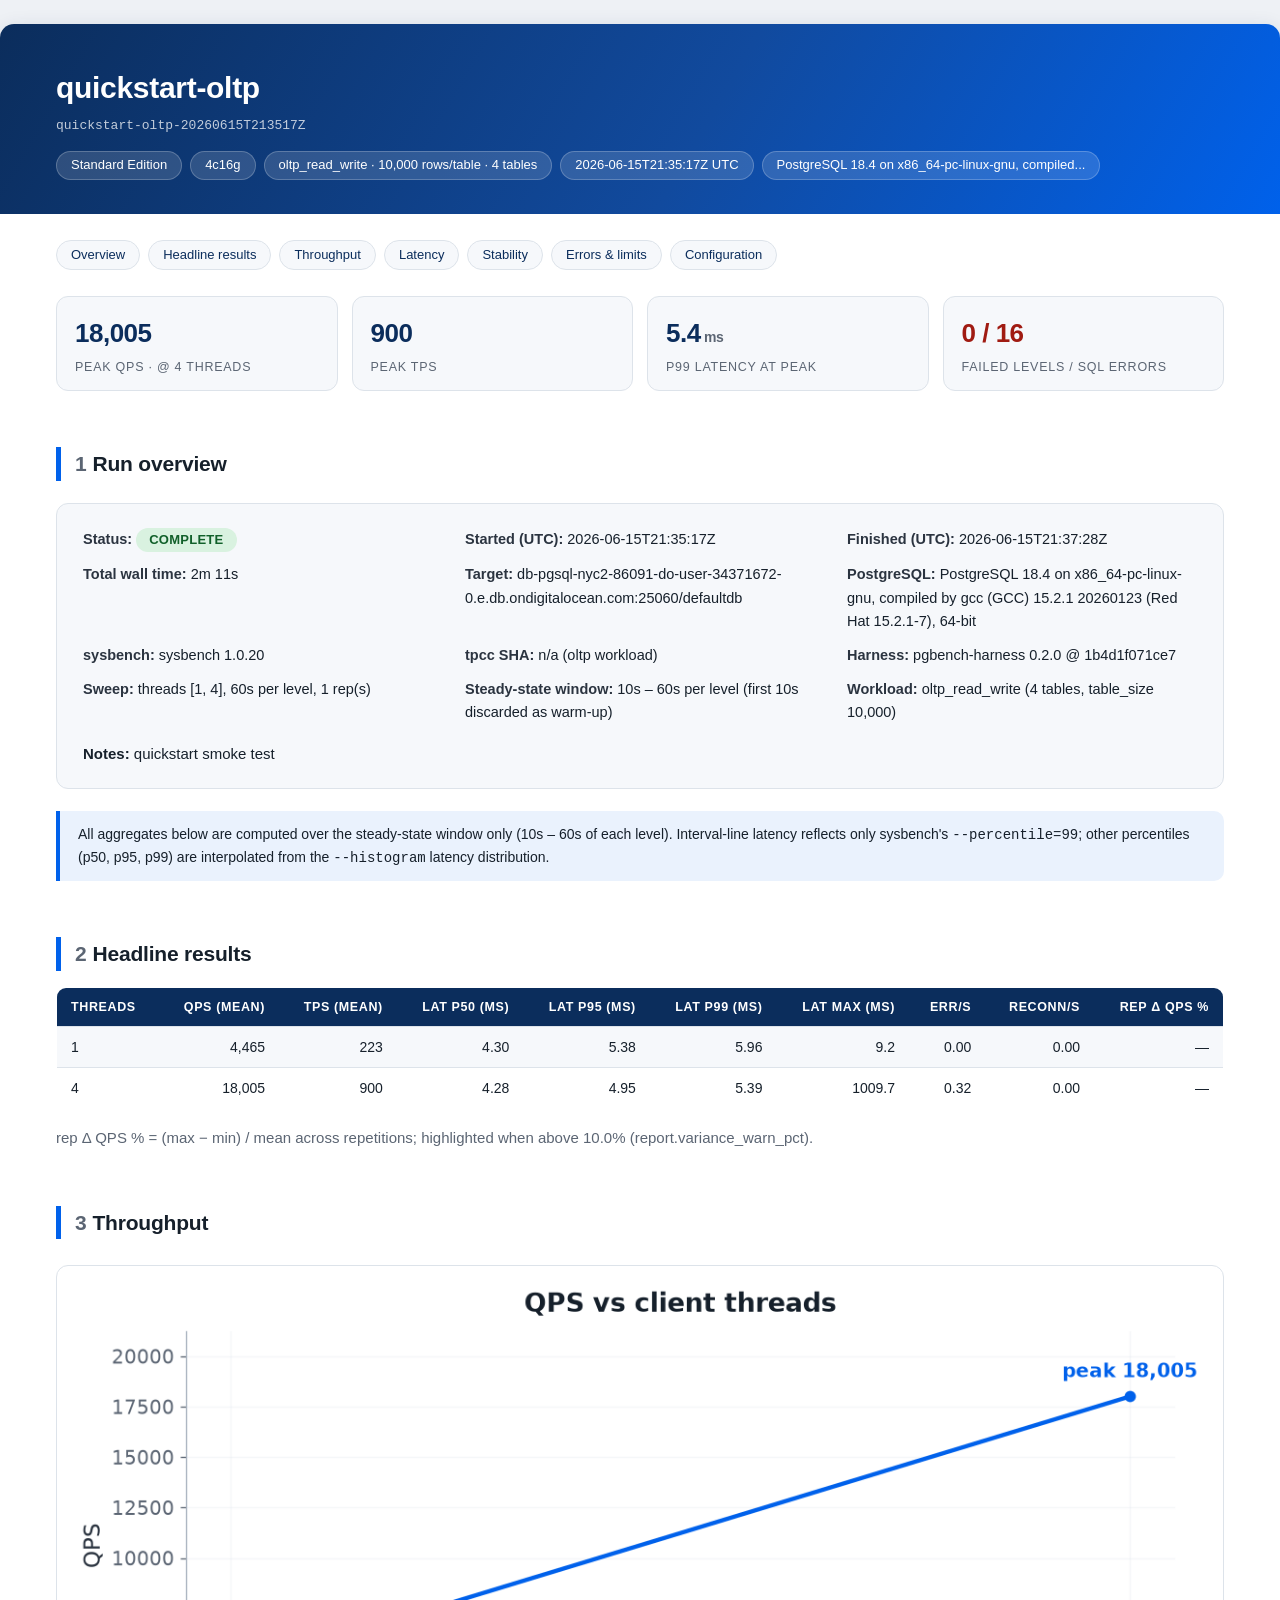
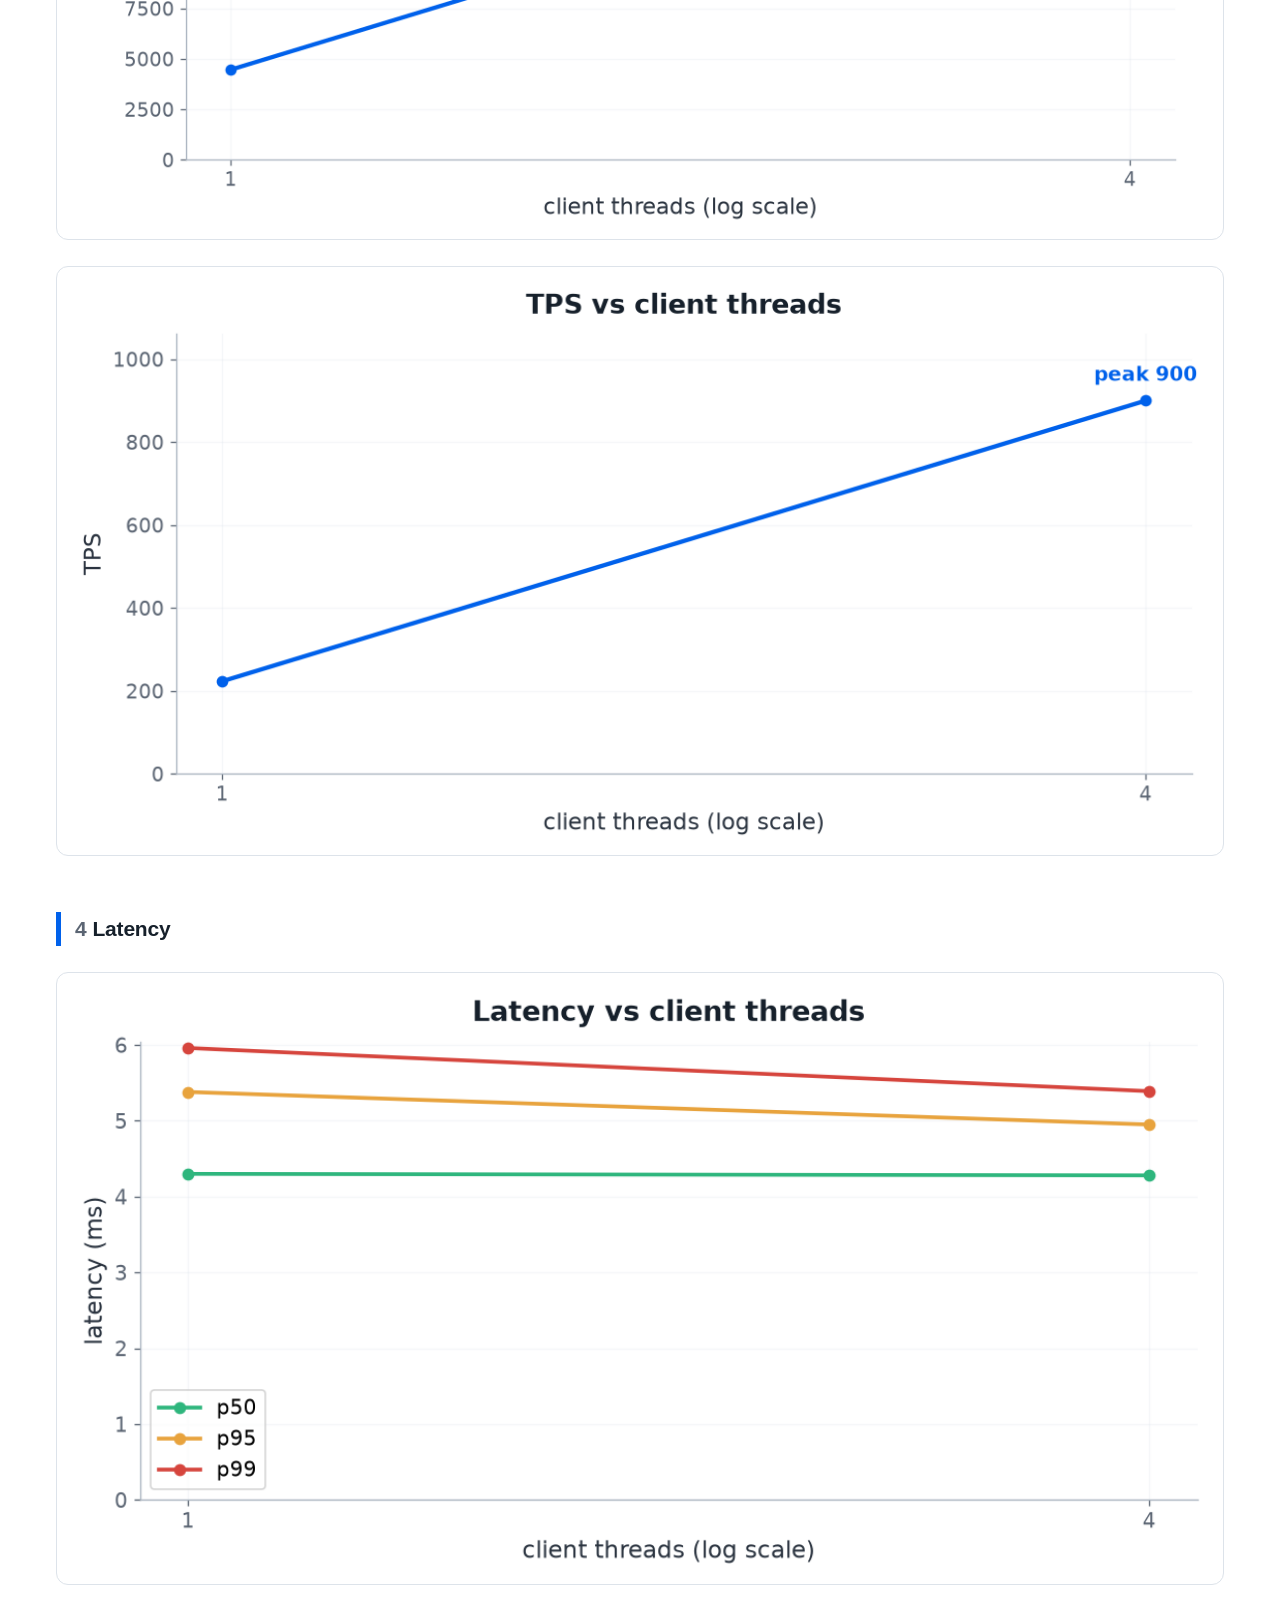
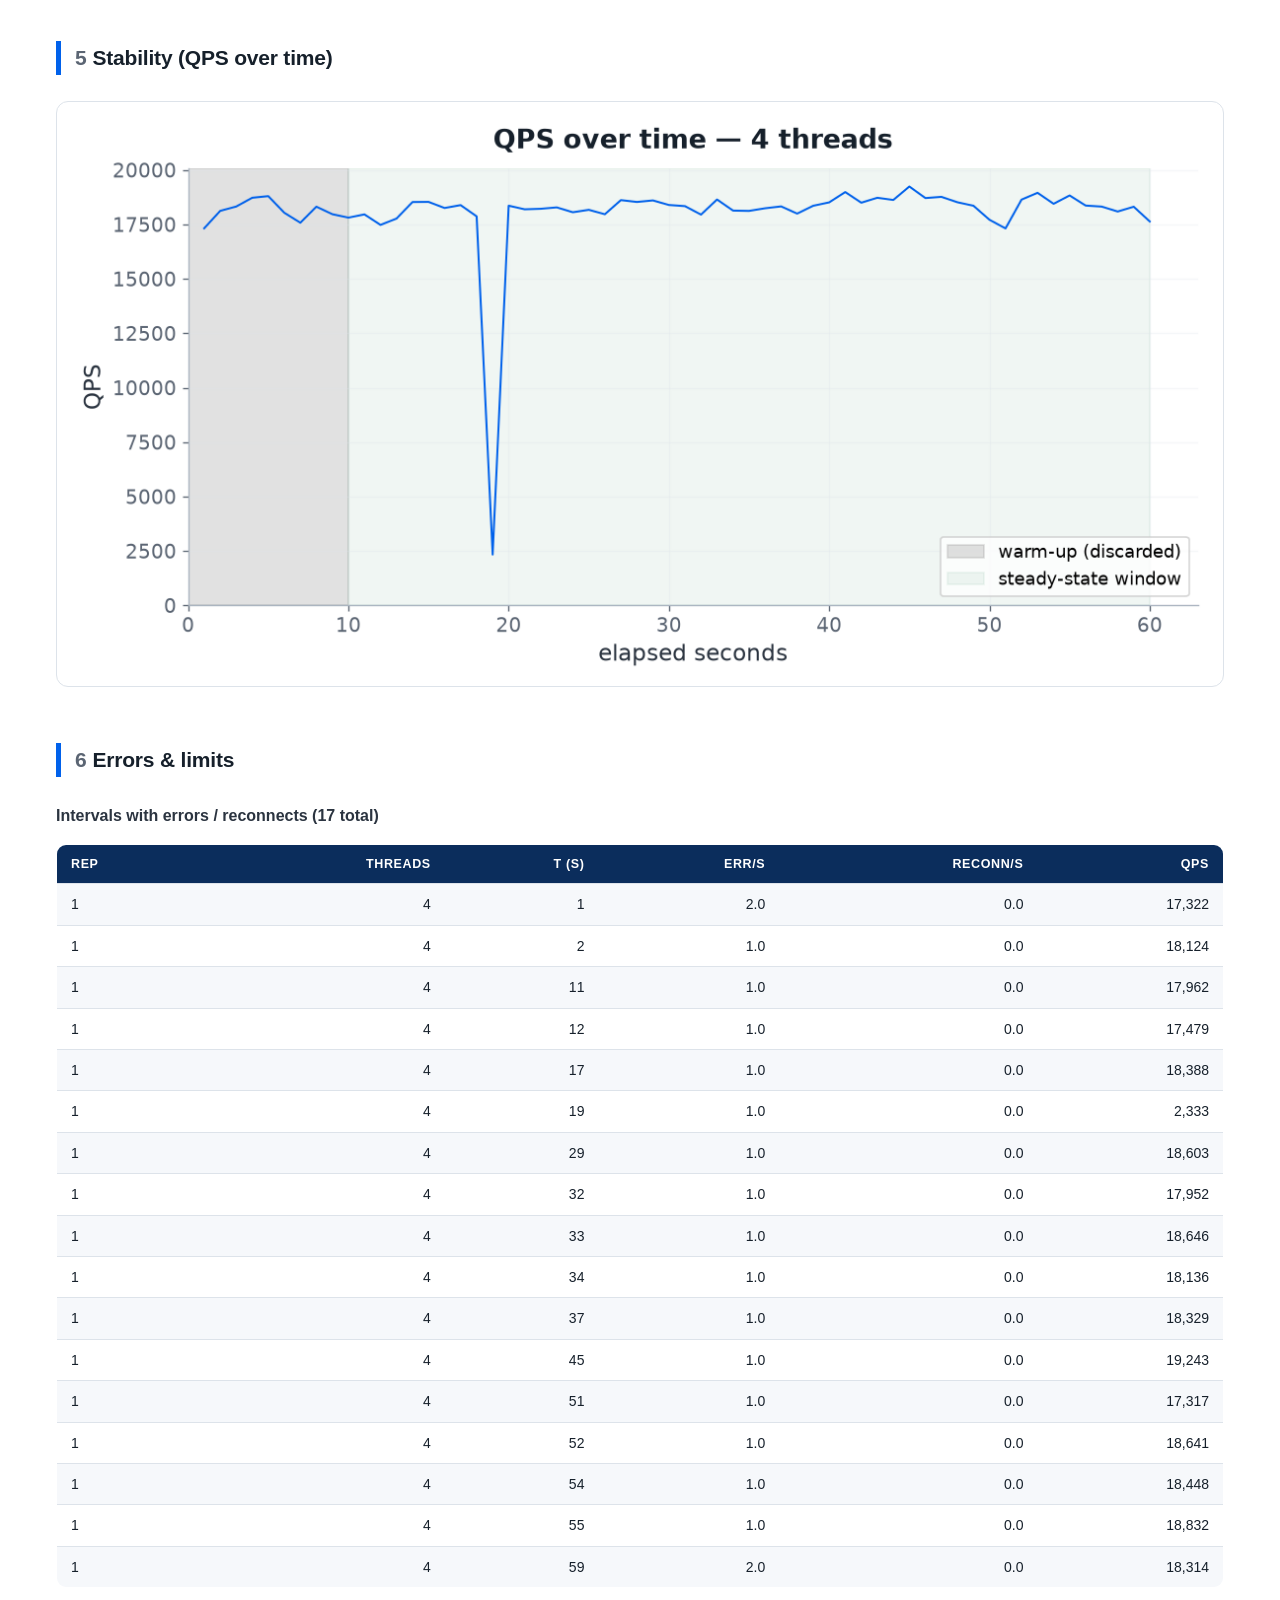
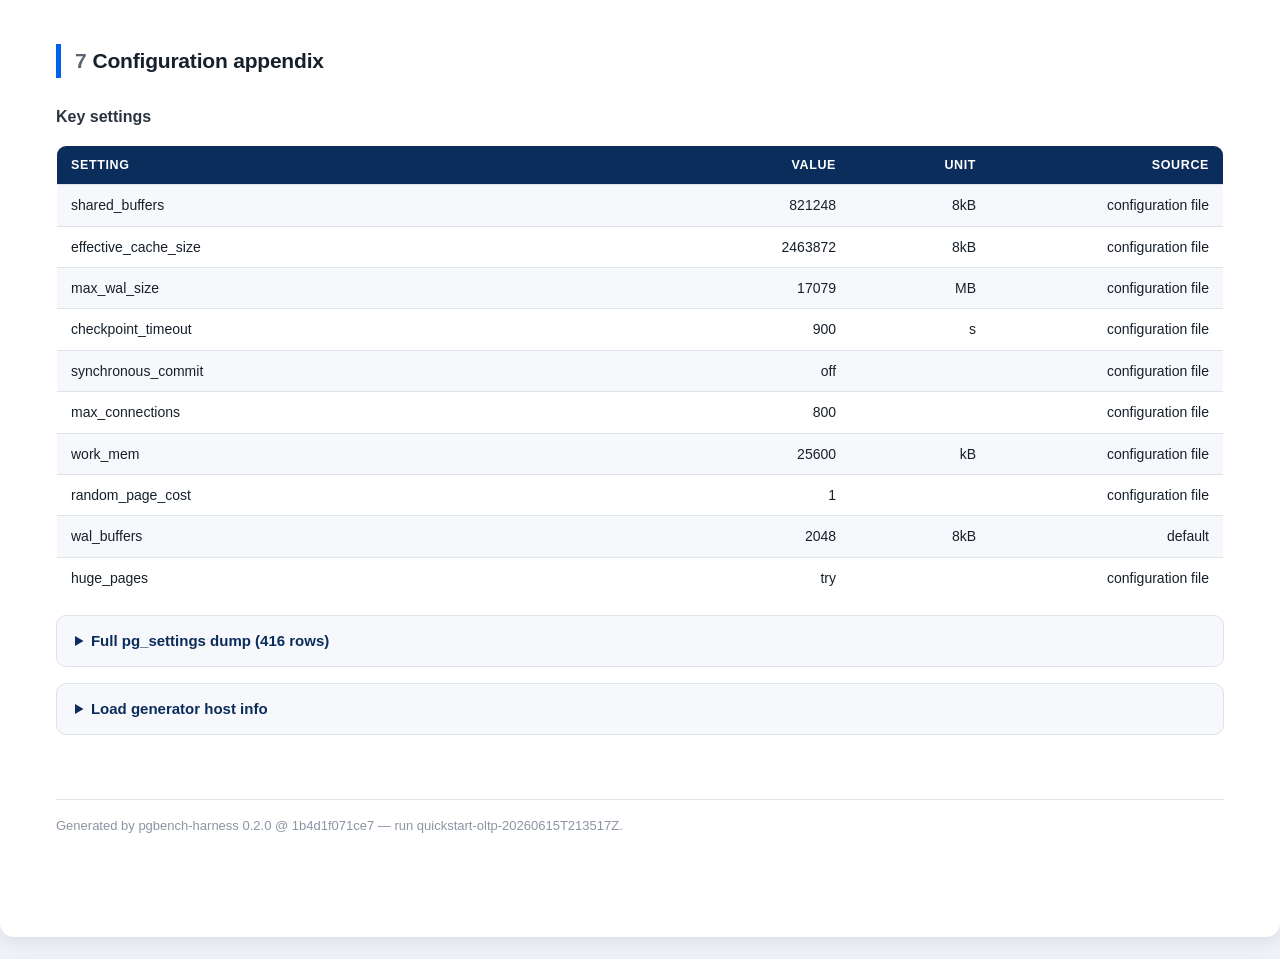
<file: reports/updated_report_2.html>
<!doctype html>
<html lang="en">
<head>
<meta charset="utf-8">
<title>quickstart-oltp — quickstart-oltp-20260615T213517Z</title>
<style>
:root {
  --brand: #0061eb; --brand-dark: #0b2d5c; --ink: #16202b; --muted: #5b6573;
  --line: #dde3ea; --bg-soft: #f6f8fb; --warn-bg: #fdf3d7; --fail-bg: #fdeae8;
  color-scheme: light;
}
* { box-sizing: border-box; }
html { background: #eef1f5; overflow-y: auto;}
body {
  background: #ffffff; color: var(--ink);
  font-family: -apple-system, BlinkMacSystemFont, "Segoe UI", Roboto, "Helvetica Neue", Arial, sans-serif;
  font-size: 15px; line-height: 1.6;
  max-width: 1320px; margin: 24px auto; padding: 0 0 72px;
  border-radius: 14px; box-shadow: 0 2px 18px rgba(11, 45, 92, .10);
  overflow: hidden;
}
.banner {
  background: linear-gradient(120deg, var(--brand-dark) 0%, #114a9e 55%, var(--brand) 100%);
  color: #fff; padding: 40px 56px 34px;
}
.banner h1 { font-size: 30px; margin: 0 0 4px; letter-spacing: -.3px; }
.banner .runid { font-family: ui-monospace, "SF Mono", Menlo, Consolas, monospace;
  font-size: 13px; opacity: .75; }
.banner .crumbs { margin-top: 14px; display: flex; flex-wrap: wrap; gap: 8px; }
.crumb { background: rgba(255,255,255,.14); border: 1px solid rgba(255,255,255,.22);
  border-radius: 999px; padding: 3px 14px; font-size: 13px; }
main { padding: 0 56px; }
h2 { font-size: 21px; margin: 56px 0 14px; padding-left: 14px;
  border-left: 5px solid var(--brand); letter-spacing: -.2px; }
h2 .secno { color: var(--muted); font-weight: 600; margin-right: 6px; }
h3 { font-size: 16px; margin: 26px 0 10px; color: #2b3440; }
.subtle { color: var(--muted); }
.toc { display: flex; flex-wrap: wrap; gap: 8px; margin: 26px 0 6px; }
.toc a { text-decoration: none; color: var(--brand-dark); background: var(--bg-soft);
  border: 1px solid var(--line); border-radius: 999px; padding: 4px 14px; font-size: 13px; }
.toc a:hover { border-color: var(--brand); color: var(--brand); }
.kpis { display: grid; grid-template-columns: repeat(auto-fit, minmax(190px, 1fr));
  gap: 14px; margin: 26px 0 8px; }
.kpi { background: var(--bg-soft); border: 1px solid var(--line); border-radius: 12px;
  padding: 16px 18px 13px; }
.kpi .v { font-size: 26px; font-weight: 700; color: var(--brand-dark); letter-spacing: -.5px; }
.kpi .v small { font-size: 14px; font-weight: 600; color: var(--muted); }
.kpi .k { font-size: 12.5px; color: var(--muted); text-transform: uppercase;
  letter-spacing: .06em; margin-top: 2px; }
.kpi.bad .v { color: #a01b12; }
.card { border: 1px solid var(--line); border-radius: 12px; padding: 22px 26px;
  margin: 22px 0; background: #fff; }
.card.soft { background: var(--bg-soft); }
.meta-grid { display: grid; grid-template-columns: repeat(auto-fit, minmax(280px, 1fr));
  gap: 7px 32px; }
.meta-grid div { padding: 2px 0; font-size: 14.5px; }
.meta-grid b { color: #2b3440; font-weight: 600; }
.badge { display: inline-block; padding: 2px 13px; border-radius: 999px;
  font-weight: 700; font-size: 13px; letter-spacing: .02em; text-transform: uppercase; }
.badge.complete { background: #d9f2e0; color: #11602a; }
.badge.partial  { background: var(--warn-bg); color: #7a5000; }
.badge.failed, .badge.running { background: var(--fail-bg); color: #a01b12; }
table { border-collapse: collapse; width: 100%; margin: 16px 0; font-size: 14px;
  border: 1px solid var(--line); border-radius: 10px; overflow: hidden; }
th, td { border-bottom: 1px solid var(--line); padding: 9px 14px; text-align: right;
  font-variant-numeric: tabular-nums; }
th { background: var(--brand-dark); color: #fff; font-size: 12.5px; font-weight: 600;
  text-transform: uppercase; letter-spacing: .05em; }
th:first-child, td:first-child { text-align: left; }
tbody tr:nth-child(even) td { background: var(--bg-soft); }
tbody tr:hover td { background: #eaf1fb; }
td.warn { background: var(--warn-bg) !important; font-weight: 700; color: #7a5000; }
td.fail, tr.fail td { background: var(--fail-bg) !important; }
.chart { margin: 26px 0; border: 1px solid var(--line); border-radius: 12px;
  padding: 14px 14px 8px; background: #fff; }
.chart img { width: 100%; height: auto; display: block; }
pre { background: #0f1822; color: #dce6f2; border-radius: 10px;
  padding: 14px 18px; overflow-x: auto; font-size: 13px; line-height: 1.5; }
.note { background: #eaf2fd; border-left: 4px solid var(--brand);
  padding: 12px 18px; border-radius: 0 10px 10px 0; margin: 16px 0; font-size: 14px; }
.warnbox { background: var(--warn-bg); border-left: 4px solid #d99a1b;
  padding: 12px 18px; border-radius: 0 10px 10px 0; margin: 16px 0; font-size: 14px; }
details { margin: 16px 0; border: 1px solid var(--line); border-radius: 10px;
  padding: 4px 18px; background: var(--bg-soft); }
details summary { cursor: pointer; font-weight: 600; padding: 9px 0; color: var(--brand-dark); }
details[open] summary { border-bottom: 1px solid var(--line); margin-bottom: 8px; }
footer { margin: 64px 56px 28px; color: #8b95a3; font-size: 13px;
  border-top: 1px solid var(--line); padding-top: 16px; }
table.settings { table-layout: fixed; }
table.settings th:nth-child(1), table.settings td:nth-child(1) { width: 38%; }
table.settings th:nth-child(2), table.settings td:nth-child(2) { width: 30%; }
table.settings th:nth-child(3), table.settings td:nth-child(3) { width: 12%; }
table.settings th:nth-child(4), table.settings td:nth-child(4) { width: 20%; }
table.settings td { white-space: normal; overflow-wrap: anywhere; word-break: break-word; }
@media print { html { background: #fff; } body { box-shadow: none; margin: 0; } }</style>
</head>
<body>


<div class="banner">
  <h1>quickstart-oltp</h1>
  <div class="runid">quickstart-oltp-20260615T213517Z</div>
  <div class="crumbs">
    <span class="crumb">Standard Edition</span>
    <span class="crumb">4c16g</span>
    <span class="crumb">oltp_read_write · 10,000 rows/table · 4 tables</span>
    <span class="crumb">2026-06-15T21:35:17Z UTC</span>
    <span class="crumb">PostgreSQL 18.4 on x86_64-pc-linux-gnu, compiled...</span>
  </div>
</div>

<main>
<div class="toc">
  <a href="#overview">Overview</a><a href="#headline">Headline results</a>
  <a href="#throughput">Throughput</a><a href="#latency">Latency</a>
  <a href="#stability">Stability</a><a href="#errors">Errors &amp; limits</a>
  <a href="#config">Configuration</a>
</div>


<div class="kpis">
  <div class="kpi"><div class="v">18,005</div>
    <div class="k">Peak QPS · @ 4 threads</div></div>
  <div class="kpi"><div class="v">900</div>
    <div class="k">Peak TPS</div></div>
  <div class="kpi"><div class="v">5.4<small> ms</small></div>
    <div class="k">p99 latency at peak</div></div>
  <div class="kpi bad">
    <div class="v">0 / 16</div>
    <div class="k">Failed levels / SQL errors</div></div>
</div>


<h2 id="overview"><span class="secno">1</span>Run overview</h2>
<div class="card soft">
  <div class="meta-grid">
    <div><b>Status:</b> <span class="badge complete">complete</span></div>
    <div><b>Started (UTC):</b> 2026-06-15T21:35:17Z</div>
    <div><b>Finished (UTC):</b> 2026-06-15T21:37:28Z</div>
    <div><b>Total wall time:</b> 2m 11s</div>
    <div><b>Target:</b> db-pgsql-nyc2-86091-do-user-34371672-0.e.db.ondigitalocean.com:25060/defaultdb</div>
    <div><b>PostgreSQL:</b> PostgreSQL 18.4 on x86_64-pc-linux-gnu, compiled by gcc (GCC) 15.2.1 20260123 (Red Hat 15.2.1-7), 64-bit</div>
    <div><b>sysbench:</b> sysbench 1.0.20</div>
    <div><b>tpcc SHA:</b> n/a (oltp workload)</div>
    <div><b>Harness:</b> pgbench-harness 0.2.0 @ 1b4d1f071ce7</div>
    <div><b>Sweep:</b> threads [1, 4], 60s per level, 1 rep(s)</div>
    <div><b>Steady-state window:</b> 10s – 60s per level (first 10s discarded as warm-up)</div>
    <div><b>Workload:</b> oltp_read_write
      (4 tables,
      table_size 10,000)</div>
  </div>
  <p style="margin-bottom:0"><b>Notes:</b> quickstart smoke test</p>
</div>





<div class="note">
  All aggregates below are computed over the steady-state window only (10s – 60s of each level).
  Interval-line latency reflects only sysbench's <code>--percentile=99</code>; other percentiles
  (p50, p95, p99) are interpolated from the <code>--histogram</code> latency distribution.
</div>


<h2 id="headline"><span class="secno">2</span>Headline results</h2>
<table>
  <tr>
    <th>Threads</th><th>QPS (mean)</th><th>TPS (mean)</th>
    <th>lat p50 (ms)</th><th>lat p95 (ms)</th><th>lat p99 (ms)</th>
    <th>lat max (ms)</th><th>err/s</th><th>reconn/s</th><th>rep Δ QPS %</th>
  </tr>
  
  
  <tr>
    <td>1</td>
    <td>4,465</td>
    <td>223</td>
    <td>4.30</td><td>5.38</td><td>5.96</td>
    <td>9.2</td>
    <td>0.00</td>
    <td>0.00</td>
    <td >
      —</td>
  </tr>
  
  
  
  <tr>
    <td>4</td>
    <td>18,005</td>
    <td>900</td>
    <td>4.28</td><td>4.95</td><td>5.39</td>
    <td>1009.7</td>
    <td>0.32</td>
    <td>0.00</td>
    <td >
      —</td>
  </tr>
  
  
</table>
<p class="subtle">rep Δ QPS % = (max − min) / mean across repetitions; highlighted when above
10.0% (report.variance_warn_pct).</p>


<h2 id="throughput"><span class="secno">3</span>Throughput</h2>
<div class="chart"><img alt="QPS vs threads" src="[data-uri]"></div>
<div class="chart"><img alt="TPS vs threads" src="[data-uri]"></div>


<h2 id="latency"><span class="secno">4</span>Latency</h2>
<div class="chart"><img alt="Latency percentiles vs threads" src="[data-uri]"></div>


<h2 id="stability"><span class="secno">5</span>Stability (QPS over time)</h2>

  
    <div class="chart"><img alt="QPS over time at 4 threads" src="[data-uri]"></div>
    
  



<h2 id="errors"><span class="secno">6</span>Errors &amp; limits</h2>


<h3>Intervals with errors / reconnects (17 total)</h3>
<table>
  <tr><th>Rep</th><th>Threads</th><th>t (s)</th><th>err/s</th><th>reconn/s</th><th>QPS</th></tr>
  
  <tr><td>1</td><td>4</td><td>1</td>
      <td>2.0</td><td>0.0</td><td>17,322</td></tr>
  
  <tr><td>1</td><td>4</td><td>2</td>
      <td>1.0</td><td>0.0</td><td>18,124</td></tr>
  
  <tr><td>1</td><td>4</td><td>11</td>
      <td>1.0</td><td>0.0</td><td>17,962</td></tr>
  
  <tr><td>1</td><td>4</td><td>12</td>
      <td>1.0</td><td>0.0</td><td>17,479</td></tr>
  
  <tr><td>1</td><td>4</td><td>17</td>
      <td>1.0</td><td>0.0</td><td>18,388</td></tr>
  
  <tr><td>1</td><td>4</td><td>19</td>
      <td>1.0</td><td>0.0</td><td>2,333</td></tr>
  
  <tr><td>1</td><td>4</td><td>29</td>
      <td>1.0</td><td>0.0</td><td>18,603</td></tr>
  
  <tr><td>1</td><td>4</td><td>32</td>
      <td>1.0</td><td>0.0</td><td>17,952</td></tr>
  
  <tr><td>1</td><td>4</td><td>33</td>
      <td>1.0</td><td>0.0</td><td>18,646</td></tr>
  
  <tr><td>1</td><td>4</td><td>34</td>
      <td>1.0</td><td>0.0</td><td>18,136</td></tr>
  
  <tr><td>1</td><td>4</td><td>37</td>
      <td>1.0</td><td>0.0</td><td>18,329</td></tr>
  
  <tr><td>1</td><td>4</td><td>45</td>
      <td>1.0</td><td>0.0</td><td>19,243</td></tr>
  
  <tr><td>1</td><td>4</td><td>51</td>
      <td>1.0</td><td>0.0</td><td>17,317</td></tr>
  
  <tr><td>1</td><td>4</td><td>52</td>
      <td>1.0</td><td>0.0</td><td>18,641</td></tr>
  
  <tr><td>1</td><td>4</td><td>54</td>
      <td>1.0</td><td>0.0</td><td>18,448</td></tr>
  
  <tr><td>1</td><td>4</td><td>55</td>
      <td>1.0</td><td>0.0</td><td>18,832</td></tr>
  
  <tr><td>1</td><td>4</td><td>59</td>
      <td>2.0</td><td>0.0</td><td>18,314</td></tr>
  
</table>




<h2 id="config"><span class="secno">7</span>Configuration appendix</h2>
<h3>Key settings</h3>
<table class="settings">
  <tr><th>Setting</th><th>Value</th><th>Unit</th><th>Source</th></tr>
  
  <tr><td>shared_buffers</td><td>821248</td><td>8kB</td><td>configuration file</td></tr>
  
  <tr><td>effective_cache_size</td><td>2463872</td><td>8kB</td><td>configuration file</td></tr>
  
  <tr><td>max_wal_size</td><td>17079</td><td>MB</td><td>configuration file</td></tr>
  
  <tr><td>checkpoint_timeout</td><td>900</td><td>s</td><td>configuration file</td></tr>
  
  <tr><td>synchronous_commit</td><td>off</td><td></td><td>configuration file</td></tr>
  
  <tr><td>max_connections</td><td>800</td><td></td><td>configuration file</td></tr>
  
  <tr><td>work_mem</td><td>25600</td><td>kB</td><td>configuration file</td></tr>
  
  <tr><td>random_page_cost</td><td>1</td><td></td><td>configuration file</td></tr>
  
  <tr><td>wal_buffers</td><td>2048</td><td>8kB</td><td>default</td></tr>
  
  <tr><td>huge_pages</td><td>try</td><td></td><td>configuration file</td></tr>
  
</table>

<details>
  <summary>Full pg_settings dump (416 rows)</summary>
  <table class="settings">
    <tr><th>Setting</th><th>Value</th><th>Unit</th><th>Source</th></tr>
    
    <tr><td>allow_alter_system</td><td>on</td><td></td><td>default</td></tr>
    
    <tr><td>allow_in_place_tablespaces</td><td>off</td><td></td><td>default</td></tr>
    
    <tr><td>allow_system_table_mods</td><td>off</td><td></td><td>default</td></tr>
    
    <tr><td>anon.maskschema</td><td>mask</td><td></td><td>default</td></tr>
    
    <tr><td>anon.privacy_by_default</td><td>off</td><td></td><td>default</td></tr>
    
    <tr><td>anon.replica_masking</td><td>off</td><td></td><td>default</td></tr>
    
    <tr><td>anon.shift</td><td>0</td><td></td><td>default</td></tr>
    
    <tr><td>anon.sourceschema</td><td>public</td><td></td><td>default</td></tr>
    
    <tr><td>anon.static_masking</td><td>on</td><td></td><td>default</td></tr>
    
    <tr><td>anon.strict_mode</td><td>on</td><td></td><td>default</td></tr>
    
    <tr><td>anon.transparent_dynamic_masking</td><td>off</td><td></td><td>default</td></tr>
    
    <tr><td>application_name</td><td>psql</td><td></td><td>client</td></tr>
    
    <tr><td>archive_cleanup_command</td><td></td><td></td><td>default</td></tr>
    
    <tr><td>archive_command</td><td>(disabled)</td><td></td><td>default</td></tr>
    
    <tr><td>archive_library</td><td></td><td></td><td>default</td></tr>
    
    <tr><td>archive_mode</td><td>off</td><td></td><td>default</td></tr>
    
    <tr><td>archive_timeout</td><td>300</td><td>s</td><td>configuration file</td></tr>
    
    <tr><td>array_nulls</td><td>on</td><td></td><td>default</td></tr>
    
    <tr><td>authentication_timeout</td><td>60</td><td>s</td><td>default</td></tr>
    
    <tr><td>autovacuum</td><td>on</td><td></td><td>default</td></tr>
    
    <tr><td>autovacuum_analyze_scale_factor</td><td>0.1</td><td></td><td>default</td></tr>
    
    <tr><td>autovacuum_analyze_threshold</td><td>50</td><td></td><td>default</td></tr>
    
    <tr><td>autovacuum_freeze_max_age</td><td>500000000</td><td></td><td>configuration file</td></tr>
    
    <tr><td>autovacuum_max_workers</td><td>3</td><td></td><td>default</td></tr>
    
    <tr><td>autovacuum_multixact_freeze_max_age</td><td>400000000</td><td></td><td>default</td></tr>
    
    <tr><td>autovacuum_naptime</td><td>60</td><td>s</td><td>default</td></tr>
    
    <tr><td>autovacuum_vacuum_cost_delay</td><td>2</td><td>ms</td><td>default</td></tr>
    
    <tr><td>autovacuum_vacuum_cost_limit</td><td>-1</td><td></td><td>default</td></tr>
    
    <tr><td>autovacuum_vacuum_insert_scale_factor</td><td>0.2</td><td></td><td>default</td></tr>
    
    <tr><td>autovacuum_vacuum_insert_threshold</td><td>1000</td><td></td><td>default</td></tr>
    
    <tr><td>autovacuum_vacuum_max_threshold</td><td>100000000</td><td></td><td>default</td></tr>
    
    <tr><td>autovacuum_vacuum_scale_factor</td><td>0.2</td><td></td><td>default</td></tr>
    
    <tr><td>autovacuum_vacuum_threshold</td><td>50</td><td></td><td>default</td></tr>
    
    <tr><td>autovacuum_worker_slots</td><td>16</td><td></td><td>default</td></tr>
    
    <tr><td>autovacuum_work_mem</td><td>-1</td><td>kB</td><td>default</td></tr>
    
    <tr><td>avn_wal_sender_stop_timeout</td><td>5000</td><td>ms</td><td>configuration file</td></tr>
    
    <tr><td>backend_flush_after</td><td>0</td><td>8kB</td><td>default</td></tr>
    
    <tr><td>backslash_quote</td><td>safe_encoding</td><td></td><td>default</td></tr>
    
    <tr><td>backtrace_functions</td><td></td><td></td><td>default</td></tr>
    
    <tr><td>bgwriter_delay</td><td>200</td><td>ms</td><td>default</td></tr>
    
    <tr><td>bgwriter_flush_after</td><td>64</td><td>8kB</td><td>default</td></tr>
    
    <tr><td>bgwriter_lru_maxpages</td><td>100</td><td></td><td>default</td></tr>
    
    <tr><td>bgwriter_lru_multiplier</td><td>2</td><td></td><td>default</td></tr>
    
    <tr><td>block_size</td><td>8192</td><td></td><td>default</td></tr>
    
    <tr><td>bonjour</td><td>off</td><td></td><td>default</td></tr>
    
    <tr><td>bonjour_name</td><td></td><td></td><td>default</td></tr>
    
    <tr><td>bytea_output</td><td>hex</td><td></td><td>default</td></tr>
    
    <tr><td>check_function_bodies</td><td>on</td><td></td><td>default</td></tr>
    
    <tr><td>checkpoint_completion_target</td><td>0.9</td><td></td><td>configuration file</td></tr>
    
    <tr><td>checkpoint_flush_after</td><td>32</td><td>8kB</td><td>default</td></tr>
    
    <tr><td>checkpoint_timeout</td><td>900</td><td>s</td><td>configuration file</td></tr>
    
    <tr><td>checkpoint_warning</td><td>30</td><td>s</td><td>default</td></tr>
    
    <tr><td>client_connection_check_interval</td><td>0</td><td>ms</td><td>default</td></tr>
    
    <tr><td>client_encoding</td><td>UTF8</td><td></td><td>default</td></tr>
    
    <tr><td>client_min_messages</td><td>notice</td><td></td><td>default</td></tr>
    
    <tr><td>cluster_name</td><td></td><td></td><td>default</td></tr>
    
    <tr><td>commit_delay</td><td>0</td><td></td><td>default</td></tr>
    
    <tr><td>commit_siblings</td><td>5</td><td></td><td>default</td></tr>
    
    <tr><td>commit_timestamp_buffers</td><td>1024</td><td>8kB</td><td>default</td></tr>
    
    <tr><td>compute_query_id</td><td>auto</td><td></td><td>default</td></tr>
    
    <tr><td>constraint_exclusion</td><td>partition</td><td></td><td>default</td></tr>
    
    <tr><td>cpu_index_tuple_cost</td><td>0.005</td><td></td><td>default</td></tr>
    
    <tr><td>cpu_operator_cost</td><td>0.0025</td><td></td><td>default</td></tr>
    
    <tr><td>cpu_tuple_cost</td><td>0.01</td><td></td><td>default</td></tr>
    
    <tr><td>createrole_self_grant</td><td>inherit,set</td><td></td><td>configuration file</td></tr>
    
    <tr><td>cursor_tuple_fraction</td><td>0.1</td><td></td><td>default</td></tr>
    
    <tr><td>data_checksums</td><td>on</td><td></td><td>default</td></tr>
    
    <tr><td>data_directory_mode</td><td>0700</td><td></td><td>default</td></tr>
    
    <tr><td>data_sync_retry</td><td>off</td><td></td><td>default</td></tr>
    
    <tr><td>DateStyle</td><td>ISO, MDY</td><td></td><td>default</td></tr>
    
    <tr><td>deadlock_timeout</td><td>1000</td><td>ms</td><td>default</td></tr>
    
    <tr><td>debug_assertions</td><td>off</td><td></td><td>default</td></tr>
    
    <tr><td>debug_discard_caches</td><td>0</td><td></td><td>default</td></tr>
    
    <tr><td>debug_io_direct</td><td></td><td></td><td>default</td></tr>
    
    <tr><td>debug_logical_replication_streaming</td><td>buffered</td><td></td><td>default</td></tr>
    
    <tr><td>debug_parallel_query</td><td>off</td><td></td><td>default</td></tr>
    
    <tr><td>debug_pretty_print</td><td>on</td><td></td><td>default</td></tr>
    
    <tr><td>debug_print_parse</td><td>off</td><td></td><td>default</td></tr>
    
    <tr><td>debug_print_plan</td><td>off</td><td></td><td>default</td></tr>
    
    <tr><td>debug_print_rewritten</td><td>off</td><td></td><td>default</td></tr>
    
    <tr><td>default_statistics_target</td><td>100</td><td></td><td>default</td></tr>
    
    <tr><td>default_table_access_method</td><td>heap</td><td></td><td>default</td></tr>
    
    <tr><td>default_tablespace</td><td></td><td></td><td>default</td></tr>
    
    <tr><td>default_text_search_config</td><td>pg_catalog.simple</td><td></td><td>default</td></tr>
    
    <tr><td>default_toast_compression</td><td>lz4</td><td></td><td>configuration file</td></tr>
    
    <tr><td>default_transaction_deferrable</td><td>off</td><td></td><td>default</td></tr>
    
    <tr><td>default_transaction_isolation</td><td>read committed</td><td></td><td>default</td></tr>
    
    <tr><td>default_transaction_read_only</td><td>off</td><td></td><td>configuration file</td></tr>
    
    <tr><td>dynamic_shared_memory_type</td><td>posix</td><td></td><td>default</td></tr>
    
    <tr><td>effective_cache_size</td><td>2463872</td><td>8kB</td><td>configuration file</td></tr>
    
    <tr><td>effective_io_concurrency</td><td>139</td><td></td><td>configuration file</td></tr>
    
    <tr><td>enable_async_append</td><td>on</td><td></td><td>default</td></tr>
    
    <tr><td>enable_bitmapscan</td><td>on</td><td></td><td>default</td></tr>
    
    <tr><td>enable_distinct_reordering</td><td>on</td><td></td><td>default</td></tr>
    
    <tr><td>enable_gathermerge</td><td>on</td><td></td><td>default</td></tr>
    
    <tr><td>enable_group_by_reordering</td><td>on</td><td></td><td>default</td></tr>
    
    <tr><td>enable_hashagg</td><td>on</td><td></td><td>default</td></tr>
    
    <tr><td>enable_hashjoin</td><td>on</td><td></td><td>default</td></tr>
    
    <tr><td>enable_incremental_sort</td><td>on</td><td></td><td>default</td></tr>
    
    <tr><td>enable_indexonlyscan</td><td>on</td><td></td><td>default</td></tr>
    
    <tr><td>enable_indexscan</td><td>on</td><td></td><td>default</td></tr>
    
    <tr><td>enable_material</td><td>on</td><td></td><td>default</td></tr>
    
    <tr><td>enable_memoize</td><td>on</td><td></td><td>default</td></tr>
    
    <tr><td>enable_mergejoin</td><td>on</td><td></td><td>default</td></tr>
    
    <tr><td>enable_nestloop</td><td>on</td><td></td><td>default</td></tr>
    
    <tr><td>enable_parallel_append</td><td>on</td><td></td><td>default</td></tr>
    
    <tr><td>enable_parallel_hash</td><td>on</td><td></td><td>default</td></tr>
    
    <tr><td>enable_partition_pruning</td><td>on</td><td></td><td>default</td></tr>
    
    <tr><td>enable_partitionwise_aggregate</td><td>off</td><td></td><td>default</td></tr>
    
    <tr><td>enable_partitionwise_join</td><td>off</td><td></td><td>default</td></tr>
    
    <tr><td>enable_presorted_aggregate</td><td>on</td><td></td><td>default</td></tr>
    
    <tr><td>enable_self_join_elimination</td><td>on</td><td></td><td>default</td></tr>
    
    <tr><td>enable_seqscan</td><td>on</td><td></td><td>default</td></tr>
    
    <tr><td>enable_sort</td><td>on</td><td></td><td>default</td></tr>
    
    <tr><td>enable_tidscan</td><td>on</td><td></td><td>default</td></tr>
    
    <tr><td>escape_string_warning</td><td>on</td><td></td><td>default</td></tr>
    
    <tr><td>event_source</td><td>PostgreSQL</td><td></td><td>default</td></tr>
    
    <tr><td>event_triggers</td><td>on</td><td></td><td>default</td></tr>
    
    <tr><td>exit_on_error</td><td>off</td><td></td><td>default</td></tr>
    
    <tr><td>extra_float_digits</td><td>1</td><td></td><td>default</td></tr>
    
    <tr><td>extwlist.custom_path</td><td>/var/lib/pgsql-extwlist-custom</td><td></td><td>configuration file</td></tr>
    
    <tr><td>extwlist.extensions</td><td>aiven_extras,amcheck,autoinc,bloom,dblink,dict_xsyn,earthdistance,file_fdw,hstore_plperl,insert_username,intagg,moddatetime,pageinspect,pg_buffercache,pg_cron,pg_freespacemap,pg_logicalinspect,pg_prewarm,pg_repack,pg_stat_monitor,pg_stat_statements,pg_surgery,pg_visibility,pg_walinspect,pgaudit,pgrowlocks,pgstattuple,postgres_fdw,refint,sslinfo,timescaledb,unit,vector,vectorscale,xml2</td><td></td><td>configuration file</td></tr>
    
    <tr><td>file_copy_method</td><td>copy</td><td></td><td>default</td></tr>
    
    <tr><td>file_extend_method</td><td>posix_fallocate</td><td></td><td>default</td></tr>
    
    <tr><td>from_collapse_limit</td><td>8</td><td></td><td>default</td></tr>
    
    <tr><td>fsync</td><td>on</td><td></td><td>configuration file</td></tr>
    
    <tr><td>full_page_writes</td><td>on</td><td></td><td>configuration file</td></tr>
    
    <tr><td>geqo</td><td>on</td><td></td><td>default</td></tr>
    
    <tr><td>geqo_effort</td><td>5</td><td></td><td>default</td></tr>
    
    <tr><td>geqo_generations</td><td>0</td><td></td><td>default</td></tr>
    
    <tr><td>geqo_pool_size</td><td>0</td><td></td><td>default</td></tr>
    
    <tr><td>geqo_seed</td><td>0</td><td></td><td>default</td></tr>
    
    <tr><td>geqo_selection_bias</td><td>2</td><td></td><td>default</td></tr>
    
    <tr><td>geqo_threshold</td><td>12</td><td></td><td>default</td></tr>
    
    <tr><td>gin_fuzzy_search_limit</td><td>0</td><td></td><td>default</td></tr>
    
    <tr><td>gin_pending_list_limit</td><td>4096</td><td>kB</td><td>default</td></tr>
    
    <tr><td>gss_accept_delegation</td><td>off</td><td></td><td>default</td></tr>
    
    <tr><td>hash_mem_multiplier</td><td>2</td><td></td><td>default</td></tr>
    
    <tr><td>hot_standby</td><td>on</td><td></td><td>configuration file</td></tr>
    
    <tr><td>hot_standby_feedback</td><td>on</td><td></td><td>configuration file</td></tr>
    
    <tr><td>huge_pages</td><td>try</td><td></td><td>configuration file</td></tr>
    
    <tr><td>huge_page_size</td><td>0</td><td>kB</td><td>default</td></tr>
    
    <tr><td>huge_pages_status</td><td>on</td><td></td><td>default</td></tr>
    
    <tr><td>icu_validation_level</td><td>warning</td><td></td><td>default</td></tr>
    
    <tr><td>idle_in_transaction_session_timeout</td><td>86400000</td><td>ms</td><td>configuration file</td></tr>
    
    <tr><td>idle_replication_slot_timeout</td><td>0</td><td>s</td><td>default</td></tr>
    
    <tr><td>idle_session_timeout</td><td>0</td><td>ms</td><td>default</td></tr>
    
    <tr><td>ignore_checksum_failure</td><td>off</td><td></td><td>default</td></tr>
    
    <tr><td>ignore_invalid_pages</td><td>off</td><td></td><td>default</td></tr>
    
    <tr><td>ignore_system_indexes</td><td>off</td><td></td><td>default</td></tr>
    
    <tr><td>in_hot_standby</td><td>off</td><td></td><td>default</td></tr>
    
    <tr><td>integer_datetimes</td><td>on</td><td></td><td>default</td></tr>
    
    <tr><td>IntervalStyle</td><td>postgres</td><td></td><td>default</td></tr>
    
    <tr><td>io_combine_limit</td><td>16</td><td>8kB</td><td>configuration file</td></tr>
    
    <tr><td>io_max_combine_limit</td><td>16</td><td>8kB</td><td>configuration file</td></tr>
    
    <tr><td>io_max_concurrency</td><td>64</td><td></td><td>override</td></tr>
    
    <tr><td>io_method</td><td>worker</td><td></td><td>configuration file</td></tr>
    
    <tr><td>io_workers</td><td>3</td><td></td><td>configuration file</td></tr>
    
    <tr><td>jit</td><td>on</td><td></td><td>configuration file</td></tr>
    
    <tr><td>jit_above_cost</td><td>100000</td><td></td><td>default</td></tr>
    
    <tr><td>jit_debugging_support</td><td>off</td><td></td><td>default</td></tr>
    
    <tr><td>jit_dump_bitcode</td><td>off</td><td></td><td>default</td></tr>
    
    <tr><td>jit_expressions</td><td>on</td><td></td><td>default</td></tr>
    
    <tr><td>jit_inline_above_cost</td><td>500000</td><td></td><td>default</td></tr>
    
    <tr><td>jit_optimize_above_cost</td><td>500000</td><td></td><td>default</td></tr>
    
    <tr><td>jit_profiling_support</td><td>off</td><td></td><td>default</td></tr>
    
    <tr><td>jit_tuple_deforming</td><td>on</td><td></td><td>default</td></tr>
    
    <tr><td>join_collapse_limit</td><td>8</td><td></td><td>default</td></tr>
    
    <tr><td>krb_caseins_users</td><td>off</td><td></td><td>default</td></tr>
    
    <tr><td>lc_messages</td><td></td><td></td><td>default</td></tr>
    
    <tr><td>lc_monetary</td><td>C</td><td></td><td>default</td></tr>
    
    <tr><td>lc_numeric</td><td>C</td><td></td><td>default</td></tr>
    
    <tr><td>lc_time</td><td>C</td><td></td><td>default</td></tr>
    
    <tr><td>listen_addresses</td><td>*</td><td></td><td>configuration file</td></tr>
    
    <tr><td>local_preload_libraries</td><td></td><td></td><td>default</td></tr>
    
    <tr><td>lock_timeout</td><td>0</td><td>ms</td><td>default</td></tr>
    
    <tr><td>lo_compat_privileges</td><td>off</td><td></td><td>default</td></tr>
    
    <tr><td>log_autovacuum_min_duration</td><td>1000</td><td>ms</td><td>configuration file</td></tr>
    
    <tr><td>log_checkpoints</td><td>on</td><td></td><td>configuration file</td></tr>
    
    <tr><td>log_connections</td><td>True</td><td></td><td>configuration file</td></tr>
    
    <tr><td>log_destination</td><td>syslog</td><td></td><td>configuration file</td></tr>
    
    <tr><td>log_disconnections</td><td>on</td><td></td><td>configuration file</td></tr>
    
    <tr><td>log_duration</td><td>off</td><td></td><td>default</td></tr>
    
    <tr><td>log_error_verbosity</td><td>default</td><td></td><td>default</td></tr>
    
    <tr><td>log_executor_stats</td><td>off</td><td></td><td>default</td></tr>
    
    <tr><td>log_file_mode</td><td>0600</td><td></td><td>default</td></tr>
    
    <tr><td>logging_collector</td><td>off</td><td></td><td>default</td></tr>
    
    <tr><td>log_hostname</td><td>off</td><td></td><td>default</td></tr>
    
    <tr><td>logical_decoding_work_mem</td><td>65536</td><td>kB</td><td>default</td></tr>
    
    <tr><td>log_line_prefix</td><td>pid=%p,user=%u,db=%d,app=%a,client=%h </td><td></td><td>configuration file</td></tr>
    
    <tr><td>log_lock_failures</td><td>on</td><td></td><td>configuration file</td></tr>
    
    <tr><td>log_lock_waits</td><td>on</td><td></td><td>configuration file</td></tr>
    
    <tr><td>log_min_duration_sample</td><td>-1</td><td>ms</td><td>default</td></tr>
    
    <tr><td>log_min_duration_statement</td><td>1000</td><td>ms</td><td>configuration file</td></tr>
    
    <tr><td>log_min_error_statement</td><td>error</td><td></td><td>default</td></tr>
    
    <tr><td>log_min_messages</td><td>warning</td><td></td><td>default</td></tr>
    
    <tr><td>log_parameter_max_length</td><td>-1</td><td>B</td><td>default</td></tr>
    
    <tr><td>log_parameter_max_length_on_error</td><td>0</td><td>B</td><td>default</td></tr>
    
    <tr><td>log_parser_stats</td><td>off</td><td></td><td>default</td></tr>
    
    <tr><td>log_planner_stats</td><td>off</td><td></td><td>default</td></tr>
    
    <tr><td>log_recovery_conflict_waits</td><td>off</td><td></td><td>default</td></tr>
    
    <tr><td>log_replication_commands</td><td>off</td><td></td><td>default</td></tr>
    
    <tr><td>log_rotation_age</td><td>1440</td><td>min</td><td>default</td></tr>
    
    <tr><td>log_rotation_size</td><td>10240</td><td>kB</td><td>default</td></tr>
    
    <tr><td>log_startup_progress_interval</td><td>10000</td><td>ms</td><td>default</td></tr>
    
    <tr><td>log_statement</td><td>none</td><td></td><td>default</td></tr>
    
    <tr><td>log_statement_sample_rate</td><td>1</td><td></td><td>default</td></tr>
    
    <tr><td>log_statement_stats</td><td>off</td><td></td><td>default</td></tr>
    
    <tr><td>log_temp_files</td><td>100</td><td>kB</td><td>configuration file</td></tr>
    
    <tr><td>log_timezone</td><td>GMT</td><td></td><td>default</td></tr>
    
    <tr><td>log_transaction_sample_rate</td><td>0</td><td></td><td>default</td></tr>
    
    <tr><td>log_truncate_on_rotation</td><td>off</td><td></td><td>default</td></tr>
    
    <tr><td>maintenance_io_concurrency</td><td>139</td><td></td><td>configuration file</td></tr>
    
    <tr><td>maintenance_work_mem</td><td>1048576</td><td>kB</td><td>configuration file</td></tr>
    
    <tr><td>max_active_replication_origins</td><td>10</td><td></td><td>default</td></tr>
    
    <tr><td>max_connections</td><td>800</td><td></td><td>configuration file</td></tr>
    
    <tr><td>max_files_per_process</td><td>1000</td><td></td><td>default</td></tr>
    
    <tr><td>max_function_args</td><td>100</td><td></td><td>default</td></tr>
    
    <tr><td>max_identifier_length</td><td>63</td><td></td><td>default</td></tr>
    
    <tr><td>max_index_keys</td><td>32</td><td></td><td>default</td></tr>
    
    <tr><td>max_locks_per_transaction</td><td>64</td><td></td><td>configuration file</td></tr>
    
    <tr><td>max_logical_replication_workers</td><td>4</td><td></td><td>default</td></tr>
    
    <tr><td>max_notify_queue_pages</td><td>1048576</td><td></td><td>default</td></tr>
    
    <tr><td>max_parallel_apply_workers_per_subscription</td><td>2</td><td></td><td>default</td></tr>
    
    <tr><td>max_parallel_maintenance_workers</td><td>2</td><td></td><td>default</td></tr>
    
    <tr><td>max_parallel_workers</td><td>8</td><td></td><td>default</td></tr>
    
    <tr><td>max_parallel_workers_per_gather</td><td>2</td><td></td><td>default</td></tr>
    
    <tr><td>max_pred_locks_per_page</td><td>2</td><td></td><td>default</td></tr>
    
    <tr><td>max_pred_locks_per_relation</td><td>-2</td><td></td><td>default</td></tr>
    
    <tr><td>max_pred_locks_per_transaction</td><td>64</td><td></td><td>default</td></tr>
    
    <tr><td>max_prepared_transactions</td><td>0</td><td></td><td>configuration file</td></tr>
    
    <tr><td>max_replication_slots</td><td>20</td><td></td><td>configuration file</td></tr>
    
    <tr><td>max_slot_wal_keep_size</td><td>-1</td><td>MB</td><td>configuration file</td></tr>
    
    <tr><td>max_stack_depth</td><td>2048</td><td>kB</td><td>default</td></tr>
    
    <tr><td>max_standby_archive_delay</td><td>30000</td><td>ms</td><td>default</td></tr>
    
    <tr><td>max_standby_streaming_delay</td><td>30000</td><td>ms</td><td>default</td></tr>
    
    <tr><td>max_sync_workers_per_subscription</td><td>2</td><td></td><td>default</td></tr>
    
    <tr><td>max_wal_senders</td><td>20</td><td></td><td>configuration file</td></tr>
    
    <tr><td>max_wal_size</td><td>17079</td><td>MB</td><td>configuration file</td></tr>
    
    <tr><td>max_worker_processes</td><td>8</td><td></td><td>configuration file</td></tr>
    
    <tr><td>md5_password_warnings</td><td>on</td><td></td><td>default</td></tr>
    
    <tr><td>min_dynamic_shared_memory</td><td>0</td><td>MB</td><td>default</td></tr>
    
    <tr><td>min_parallel_index_scan_size</td><td>64</td><td>8kB</td><td>default</td></tr>
    
    <tr><td>min_parallel_table_scan_size</td><td>1024</td><td>8kB</td><td>default</td></tr>
    
    <tr><td>min_wal_size</td><td>80</td><td>MB</td><td>default</td></tr>
    
    <tr><td>multixact_member_buffers</td><td>32</td><td>8kB</td><td>default</td></tr>
    
    <tr><td>multixact_offset_buffers</td><td>16</td><td>8kB</td><td>default</td></tr>
    
    <tr><td>notify_buffers</td><td>16</td><td>8kB</td><td>default</td></tr>
    
    <tr><td>num_os_semaphores</td><td>884</td><td></td><td>default</td></tr>
    
    <tr><td>parallel_leader_participation</td><td>on</td><td></td><td>default</td></tr>
    
    <tr><td>parallel_setup_cost</td><td>1000</td><td></td><td>default</td></tr>
    
    <tr><td>parallel_tuple_cost</td><td>0.1</td><td></td><td>default</td></tr>
    
    <tr><td>password_encryption</td><td>scram-sha-256</td><td></td><td>configuration file</td></tr>
    
    <tr><td>pgaudit.log</td><td>none</td><td></td><td>default</td></tr>
    
    <tr><td>pgaudit.log_catalog</td><td>on</td><td></td><td>default</td></tr>
    
    <tr><td>pgaudit.log_client</td><td>off</td><td></td><td>default</td></tr>
    
    <tr><td>pgaudit.log_level</td><td>log</td><td></td><td>default</td></tr>
    
    <tr><td>pgaudit.log_max_string_length</td><td>-1</td><td></td><td>default</td></tr>
    
    <tr><td>pgaudit.log_nested_statements</td><td>on</td><td></td><td>default</td></tr>
    
    <tr><td>pgaudit.log_parameter</td><td>off</td><td></td><td>default</td></tr>
    
    <tr><td>pgaudit.log_parameter_max_size</td><td>0</td><td></td><td>default</td></tr>
    
    <tr><td>pgaudit.log_relation</td><td>off</td><td></td><td>default</td></tr>
    
    <tr><td>pgaudit.log_rows</td><td>off</td><td></td><td>default</td></tr>
    
    <tr><td>pgaudit.log_statement</td><td>on</td><td></td><td>default</td></tr>
    
    <tr><td>pgaudit.log_statement_once</td><td>off</td><td></td><td>default</td></tr>
    
    <tr><td>pgaudit.role</td><td></td><td></td><td>default</td></tr>
    
    <tr><td>pg_failover_slots.drop_extra_slots</td><td>on</td><td></td><td>default</td></tr>
    
    <tr><td>pg_failover_slots.standby_slot_names</td><td></td><td></td><td>default</td></tr>
    
    <tr><td>pg_failover_slots.standby_slots_min_confirmed</td><td>-1</td><td></td><td>default</td></tr>
    
    <tr><td>pg_failover_slots.synchronize_slot_names</td><td>name_like:%</td><td></td><td>configuration file</td></tr>
    
    <tr><td>pg_failover_slots.sync_timeout</td><td>5000</td><td>ms</td><td>configuration file</td></tr>
    
    <tr><td>pg_failover_slots.version</td><td>1.2.0</td><td></td><td>default</td></tr>
    
    <tr><td>pg_stat_statements.max</td><td>5000</td><td></td><td>default</td></tr>
    
    <tr><td>pg_stat_statements.save</td><td>on</td><td></td><td>default</td></tr>
    
    <tr><td>pg_stat_statements.track</td><td>top</td><td></td><td>default</td></tr>
    
    <tr><td>pg_stat_statements.track_planning</td><td>off</td><td></td><td>default</td></tr>
    
    <tr><td>pg_stat_statements.track_utility</td><td>off</td><td></td><td>configuration file</td></tr>
    
    <tr><td>plan_cache_mode</td><td>auto</td><td></td><td>default</td></tr>
    
    <tr><td>port</td><td>25060</td><td></td><td>configuration file</td></tr>
    
    <tr><td>post_auth_delay</td><td>0</td><td>s</td><td>default</td></tr>
    
    <tr><td>pre_auth_delay</td><td>0</td><td>s</td><td>default</td></tr>
    
    <tr><td>primary_slot_name</td><td></td><td></td><td>default</td></tr>
    
    <tr><td>quote_all_identifiers</td><td>off</td><td></td><td>default</td></tr>
    
    <tr><td>random_page_cost</td><td>1</td><td></td><td>configuration file</td></tr>
    
    <tr><td>recovery_end_command</td><td></td><td></td><td>default</td></tr>
    
    <tr><td>recovery_init_sync_method</td><td>fsync</td><td></td><td>default</td></tr>
    
    <tr><td>recovery_min_apply_delay</td><td>0</td><td>ms</td><td>default</td></tr>
    
    <tr><td>recovery_prefetch</td><td>try</td><td></td><td>default</td></tr>
    
    <tr><td>recovery_target</td><td></td><td></td><td>default</td></tr>
    
    <tr><td>recovery_target_action</td><td>pause</td><td></td><td>default</td></tr>
    
    <tr><td>recovery_target_inclusive</td><td>on</td><td></td><td>default</td></tr>
    
    <tr><td>recovery_target_lsn</td><td></td><td></td><td>default</td></tr>
    
    <tr><td>recovery_target_name</td><td></td><td></td><td>default</td></tr>
    
    <tr><td>recovery_target_time</td><td></td><td></td><td>default</td></tr>
    
    <tr><td>recovery_target_timeline</td><td>latest</td><td></td><td>default</td></tr>
    
    <tr><td>recovery_target_xid</td><td></td><td></td><td>default</td></tr>
    
    <tr><td>recursive_worktable_factor</td><td>10</td><td></td><td>default</td></tr>
    
    <tr><td>remove_temp_files_after_crash</td><td>on</td><td></td><td>default</td></tr>
    
    <tr><td>reserved_connections</td><td>0</td><td></td><td>default</td></tr>
    
    <tr><td>restart_after_crash</td><td>on</td><td></td><td>default</td></tr>
    
    <tr><td>restore_command</td><td></td><td></td><td>default</td></tr>
    
    <tr><td>restrict_nonsystem_relation_kind</td><td></td><td></td><td>default</td></tr>
    
    <tr><td>row_security</td><td>on</td><td></td><td>default</td></tr>
    
    <tr><td>scram_iterations</td><td>4096</td><td></td><td>default</td></tr>
    
    <tr><td>search_path</td><td>"$user", public</td><td></td><td>default</td></tr>
    
    <tr><td>segment_size</td><td>131072</td><td>8kB</td><td>default</td></tr>
    
    <tr><td>send_abort_for_crash</td><td>off</td><td></td><td>default</td></tr>
    
    <tr><td>send_abort_for_kill</td><td>off</td><td></td><td>default</td></tr>
    
    <tr><td>seq_page_cost</td><td>1</td><td></td><td>configuration file</td></tr>
    
    <tr><td>serializable_buffers</td><td>32</td><td>8kB</td><td>default</td></tr>
    
    <tr><td>server_encoding</td><td>UTF8</td><td></td><td>default</td></tr>
    
    <tr><td>server_version</td><td>18.4</td><td></td><td>default</td></tr>
    
    <tr><td>server_version_num</td><td>180004</td><td></td><td>default</td></tr>
    
    <tr><td>session_replication_role</td><td>origin</td><td></td><td>default</td></tr>
    
    <tr><td>shared_buffers</td><td>821248</td><td>8kB</td><td>configuration file</td></tr>
    
    <tr><td>shared_memory_size</td><td>6680</td><td>MB</td><td>default</td></tr>
    
    <tr><td>shared_memory_size_in_huge_pages</td><td>3340</td><td></td><td>default</td></tr>
    
    <tr><td>shared_memory_type</td><td>mmap</td><td></td><td>default</td></tr>
    
    <tr><td>ssl</td><td>on</td><td></td><td>configuration file</td></tr>
    
    <tr><td>ssl_ca_file</td><td>/etc/pki/aiven/ca-bundle.crt</td><td></td><td>configuration file</td></tr>
    
    <tr><td>ssl_cert_file</td><td>/etc/pki/aiven/service-chain.crt</td><td></td><td>configuration file</td></tr>
    
    <tr><td>ssl_crl_dir</td><td></td><td></td><td>default</td></tr>
    
    <tr><td>ssl_crl_file</td><td></td><td></td><td>default</td></tr>
    
    <tr><td>ssl_key_file</td><td>/run/aiven/service-keys/service.key</td><td></td><td>configuration file</td></tr>
    
    <tr><td>ssl_library</td><td>OpenSSL</td><td></td><td>default</td></tr>
    
    <tr><td>ssl_passphrase_command_supports_reload</td><td>off</td><td></td><td>default</td></tr>
    
    <tr><td>ssl_prefer_server_ciphers</td><td>on</td><td></td><td>default</td></tr>
    
    <tr><td>standard_conforming_strings</td><td>on</td><td></td><td>default</td></tr>
    
    <tr><td>statement_timeout</td><td>0</td><td>ms</td><td>default</td></tr>
    
    <tr><td>stats_fetch_consistency</td><td>cache</td><td></td><td>default</td></tr>
    
    <tr><td>subtransaction_buffers</td><td>1024</td><td>8kB</td><td>default</td></tr>
    
    <tr><td>summarize_wal</td><td>off</td><td></td><td>default</td></tr>
    
    <tr><td>superuser_reserved_connections</td><td>3</td><td></td><td>configuration file</td></tr>
    
    <tr><td>synchronized_standby_slots</td><td></td><td></td><td>default</td></tr>
    
    <tr><td>synchronize_seqscans</td><td>on</td><td></td><td>default</td></tr>
    
    <tr><td>synchronous_commit</td><td>off</td><td></td><td>configuration file</td></tr>
    
    <tr><td>synchronous_standby_names</td><td></td><td></td><td>default</td></tr>
    
    <tr><td>sync_replication_slots</td><td>off</td><td></td><td>default</td></tr>
    
    <tr><td>syslog_facility</td><td>local0</td><td></td><td>default</td></tr>
    
    <tr><td>syslog_ident</td><td>postgres</td><td></td><td>default</td></tr>
    
    <tr><td>syslog_sequence_numbers</td><td>on</td><td></td><td>default</td></tr>
    
    <tr><td>syslog_split_messages</td><td>on</td><td></td><td>default</td></tr>
    
    <tr><td>tcp_keepalives_count</td><td>6</td><td></td><td>configuration file</td></tr>
    
    <tr><td>tcp_keepalives_idle</td><td>180</td><td>s</td><td>configuration file</td></tr>
    
    <tr><td>tcp_keepalives_interval</td><td>10</td><td>s</td><td>configuration file</td></tr>
    
    <tr><td>tcp_user_timeout</td><td>0</td><td>ms</td><td>default</td></tr>
    
    <tr><td>temp_buffers</td><td>1024</td><td>8kB</td><td>default</td></tr>
    
    <tr><td>temp_file_limit</td><td>-1</td><td>kB</td><td>default</td></tr>
    
    <tr><td>temp_tablespaces</td><td></td><td></td><td>default</td></tr>
    
    <tr><td>timescaledb.bgw_launcher_poll_time</td><td>60000</td><td></td><td>default</td></tr>
    
    <tr><td>timescaledb.bgw_scheduler_restart_time</td><td>-1</td><td>s</td><td>default</td></tr>
    
    <tr><td>timescaledb.disable_load</td><td>off</td><td></td><td>default</td></tr>
    
    <tr><td>timescaledb_lake.disable_load</td><td>off</td><td></td><td>default</td></tr>
    
    <tr><td>timescaledb.max_background_workers</td><td>16</td><td></td><td>default</td></tr>
    
    <tr><td>timescaledb_osm.disable_load</td><td>off</td><td></td><td>default</td></tr>
    
    <tr><td>TimeZone</td><td>GMT</td><td></td><td>default</td></tr>
    
    <tr><td>timezone_abbreviations</td><td>Default</td><td></td><td>default</td></tr>
    
    <tr><td>trace_connection_negotiation</td><td>off</td><td></td><td>default</td></tr>
    
    <tr><td>trace_notify</td><td>off</td><td></td><td>default</td></tr>
    
    <tr><td>trace_sort</td><td>off</td><td></td><td>default</td></tr>
    
    <tr><td>track_activities</td><td>on</td><td></td><td>default</td></tr>
    
    <tr><td>track_activity_query_size</td><td>1024</td><td>B</td><td>default</td></tr>
    
    <tr><td>track_commit_timestamp</td><td>off</td><td></td><td>default</td></tr>
    
    <tr><td>track_cost_delay_timing</td><td>off</td><td></td><td>default</td></tr>
    
    <tr><td>track_counts</td><td>on</td><td></td><td>default</td></tr>
    
    <tr><td>track_functions</td><td>none</td><td></td><td>default</td></tr>
    
    <tr><td>track_io_timing</td><td>off</td><td></td><td>default</td></tr>
    
    <tr><td>track_wal_io_timing</td><td>off</td><td></td><td>default</td></tr>
    
    <tr><td>transaction_buffers</td><td>1024</td><td>8kB</td><td>default</td></tr>
    
    <tr><td>transaction_deferrable</td><td>off</td><td></td><td>override</td></tr>
    
    <tr><td>transaction_isolation</td><td>read committed</td><td></td><td>override</td></tr>
    
    <tr><td>transaction_read_only</td><td>off</td><td></td><td>override</td></tr>
    
    <tr><td>transaction_timeout</td><td>0</td><td>ms</td><td>default</td></tr>
    
    <tr><td>transform_null_equals</td><td>off</td><td></td><td>default</td></tr>
    
    <tr><td>unix_socket_group</td><td></td><td></td><td>default</td></tr>
    
    <tr><td>unix_socket_permissions</td><td>0770</td><td></td><td>configuration file</td></tr>
    
    <tr><td>update_process_title</td><td>on</td><td></td><td>default</td></tr>
    
    <tr><td>vacuum_buffer_usage_limit</td><td>2048</td><td>kB</td><td>default</td></tr>
    
    <tr><td>vacuum_cost_delay</td><td>0</td><td>ms</td><td>default</td></tr>
    
    <tr><td>vacuum_cost_limit</td><td>200</td><td></td><td>default</td></tr>
    
    <tr><td>vacuum_cost_page_dirty</td><td>20</td><td></td><td>default</td></tr>
    
    <tr><td>vacuum_cost_page_hit</td><td>1</td><td></td><td>default</td></tr>
    
    <tr><td>vacuum_cost_page_miss</td><td>2</td><td></td><td>default</td></tr>
    
    <tr><td>vacuum_failsafe_age</td><td>1600000000</td><td></td><td>default</td></tr>
    
    <tr><td>vacuum_freeze_min_age</td><td>50000000</td><td></td><td>default</td></tr>
    
    <tr><td>vacuum_freeze_table_age</td><td>150000000</td><td></td><td>default</td></tr>
    
    <tr><td>vacuum_max_eager_freeze_failure_rate</td><td>0.03</td><td></td><td>default</td></tr>
    
    <tr><td>vacuum_multixact_failsafe_age</td><td>1600000000</td><td></td><td>default</td></tr>
    
    <tr><td>vacuum_multixact_freeze_min_age</td><td>5000000</td><td></td><td>default</td></tr>
    
    <tr><td>vacuum_multixact_freeze_table_age</td><td>150000000</td><td></td><td>default</td></tr>
    
    <tr><td>vacuum_truncate</td><td>on</td><td></td><td>default</td></tr>
    
    <tr><td>wal_block_size</td><td>8192</td><td></td><td>default</td></tr>
    
    <tr><td>wal_buffers</td><td>2048</td><td>8kB</td><td>default</td></tr>
    
    <tr><td>wal_compression</td><td>off</td><td></td><td>default</td></tr>
    
    <tr><td>wal_consistency_checking</td><td></td><td></td><td>default</td></tr>
    
    <tr><td>wal_decode_buffer_size</td><td>524288</td><td>B</td><td>default</td></tr>
    
    <tr><td>wal_init_zero</td><td>on</td><td></td><td>default</td></tr>
    
    <tr><td>wal_keep_size</td><td>17079</td><td>MB</td><td>configuration file</td></tr>
    
    <tr><td>wal_level</td><td>logical</td><td></td><td>configuration file</td></tr>
    
    <tr><td>wal_log_hints</td><td>off</td><td></td><td>default</td></tr>
    
    <tr><td>wal_receiver_create_temp_slot</td><td>on</td><td></td><td>configuration file</td></tr>
    
    <tr><td>wal_receiver_status_interval</td><td>10</td><td>s</td><td>default</td></tr>
    
    <tr><td>wal_receiver_timeout</td><td>60000</td><td>ms</td><td>default</td></tr>
    
    <tr><td>wal_recycle</td><td>on</td><td></td><td>default</td></tr>
    
    <tr><td>wal_retrieve_retry_interval</td><td>5000</td><td>ms</td><td>default</td></tr>
    
    <tr><td>wal_segment_size</td><td>16777216</td><td>B</td><td>default</td></tr>
    
    <tr><td>wal_sender_timeout</td><td>60000</td><td>ms</td><td>default</td></tr>
    
    <tr><td>wal_skip_threshold</td><td>2048</td><td>kB</td><td>default</td></tr>
    
    <tr><td>wal_summary_keep_time</td><td>14400</td><td>min</td><td>default</td></tr>
    
    <tr><td>wal_sync_method</td><td>fdatasync</td><td></td><td>default</td></tr>
    
    <tr><td>wal_writer_delay</td><td>200</td><td>ms</td><td>default</td></tr>
    
    <tr><td>wal_writer_flush_after</td><td>128</td><td>8kB</td><td>default</td></tr>
    
    <tr><td>work_mem</td><td>25600</td><td>kB</td><td>configuration file</td></tr>
    
    <tr><td>xmlbinary</td><td>base64</td><td></td><td>default</td></tr>
    
    <tr><td>xmloption</td><td>content</td><td></td><td>default</td></tr>
    
    <tr><td>zero_damaged_pages</td><td>off</td><td></td><td>default</td></tr>
    
  </table>
</details>

<details>
  <summary>Load generator host info</summary>
  <pre>uname: Linux ubuntu-c-32-intel-nyc2 6.8.0-71-generic #71-Ubuntu SMP PREEMPT_DYNAMIC Tue Jul 22 16:52:38 UTC 2025 x86_64 x86_64
cpu_count: 32
MemTotal:       65838724 kB
MemAvailable:   64712092 kB
SwapTotal:             0 kB</pre>
</details>
</main>

<footer>Generated by pgbench-harness 0.2.0 @ 1b4d1f071ce7 — run quickstart-oltp-20260615T213517Z.</footer>
</body>
</html>
</file>
